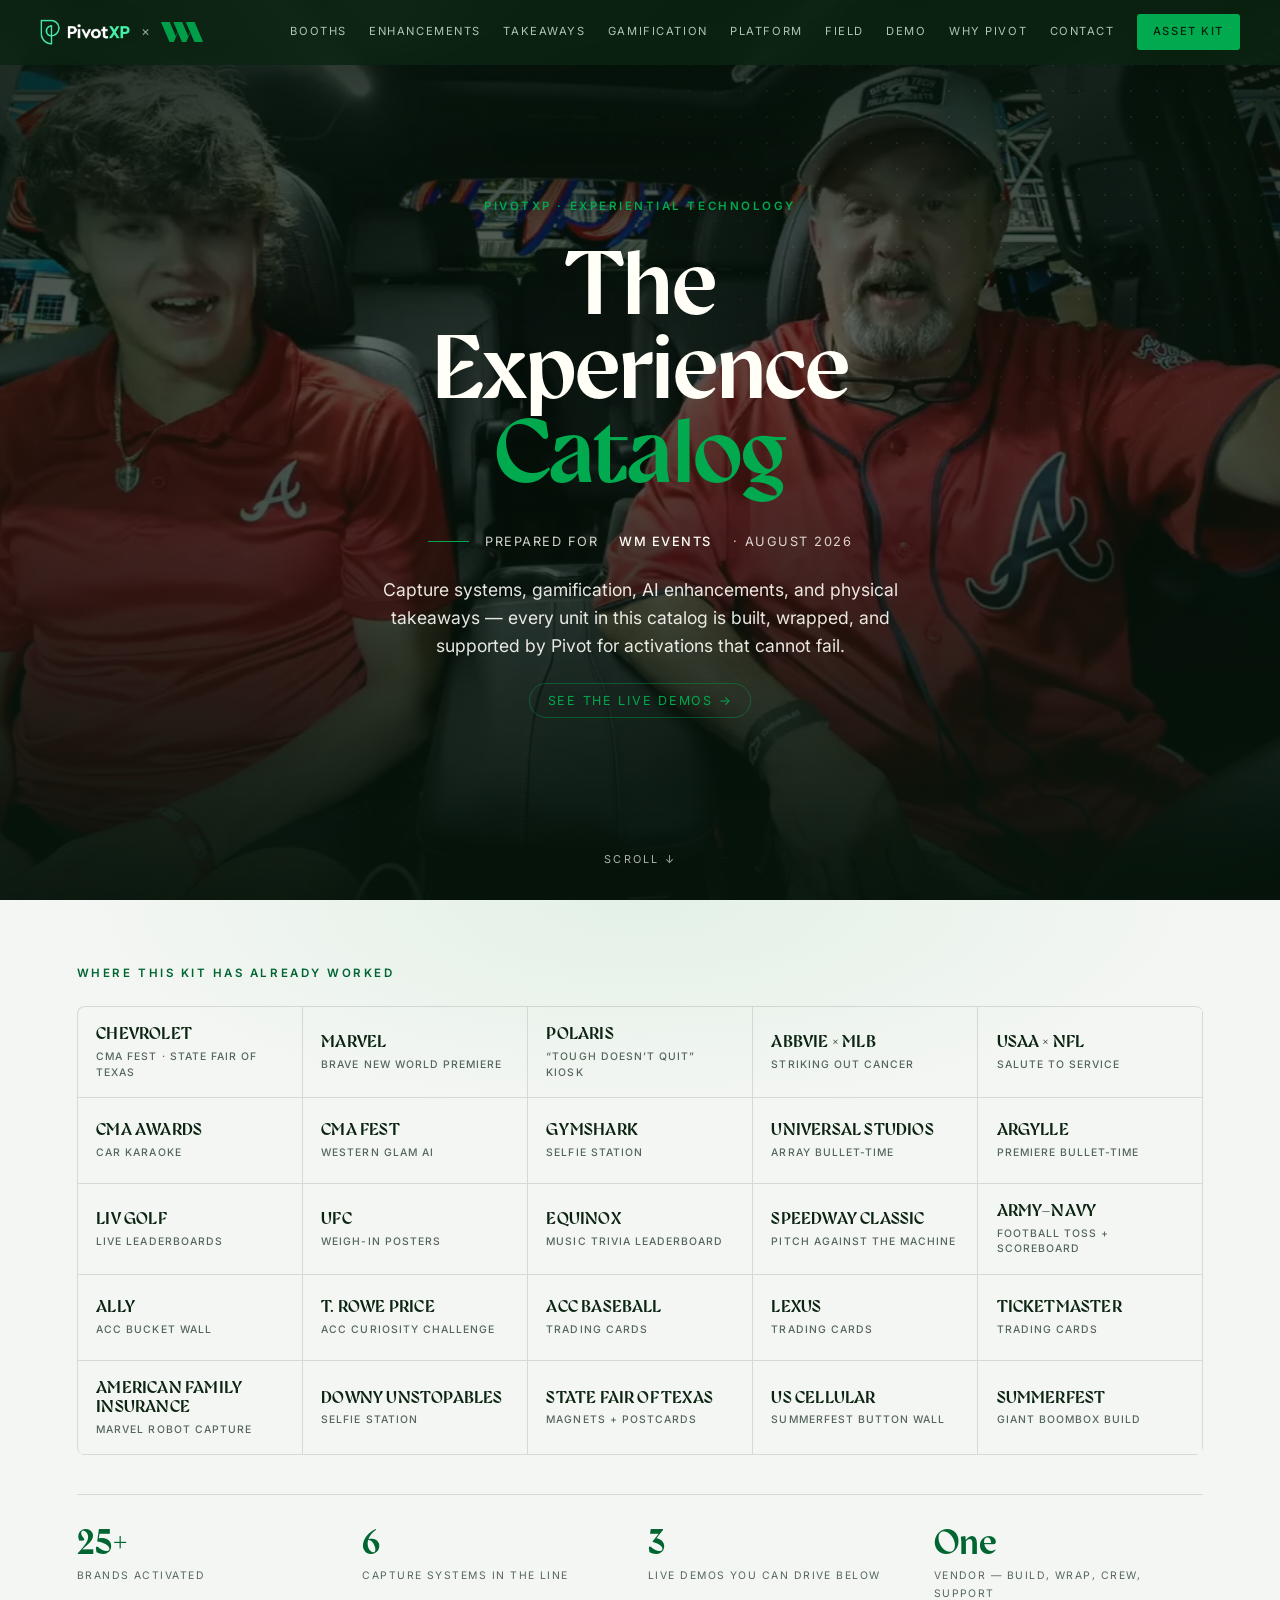
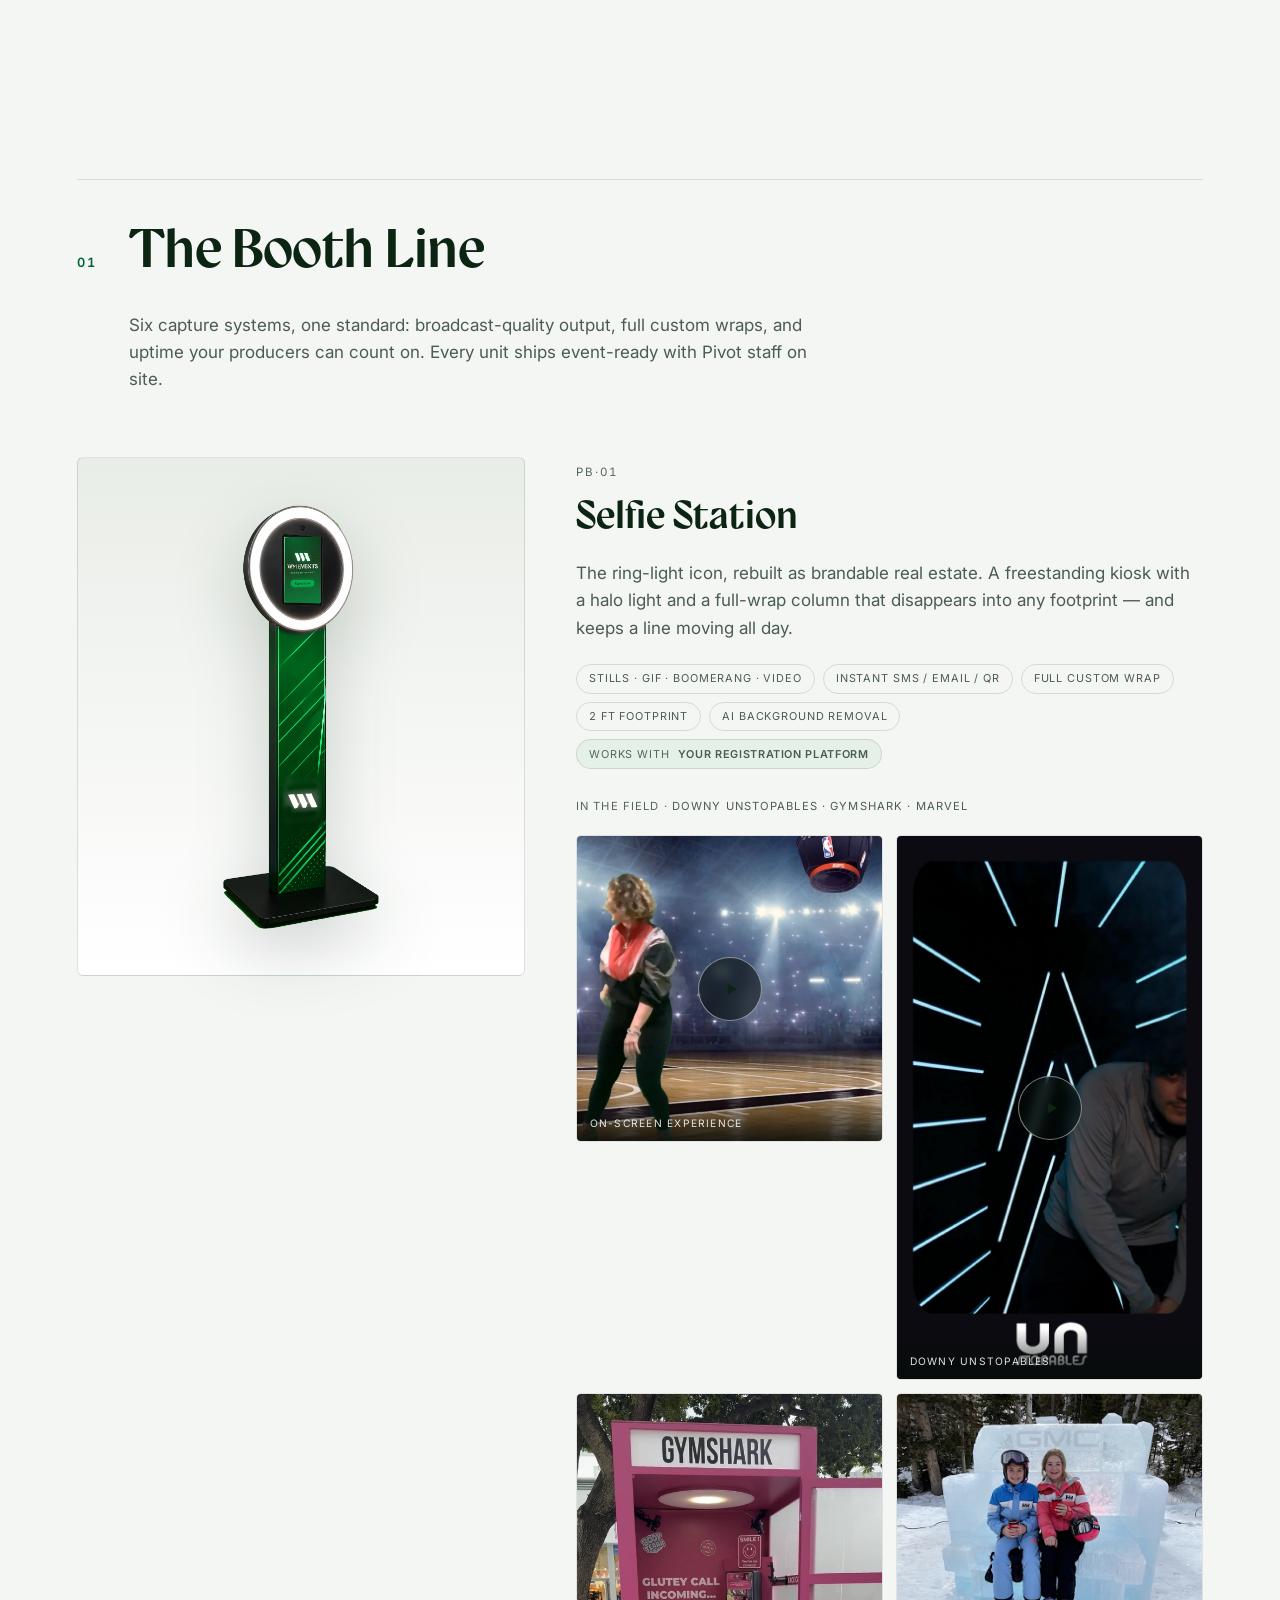
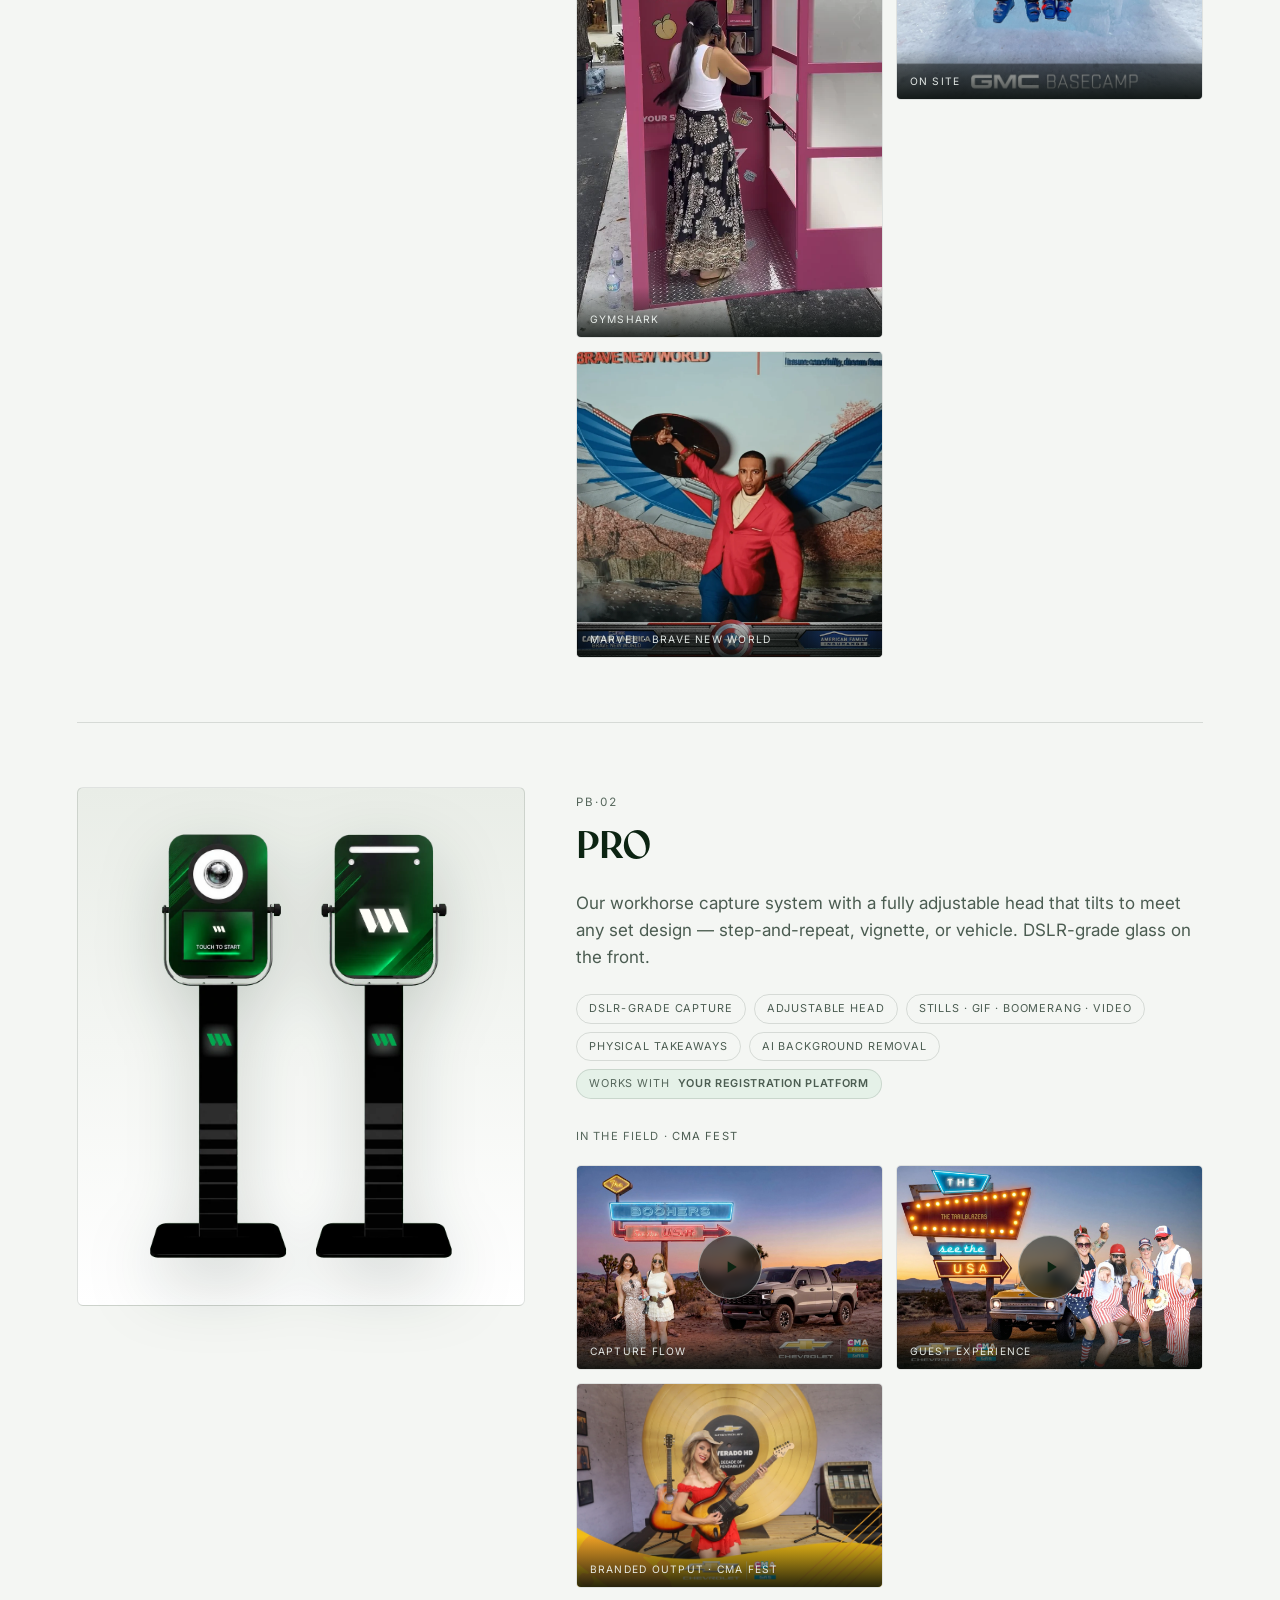
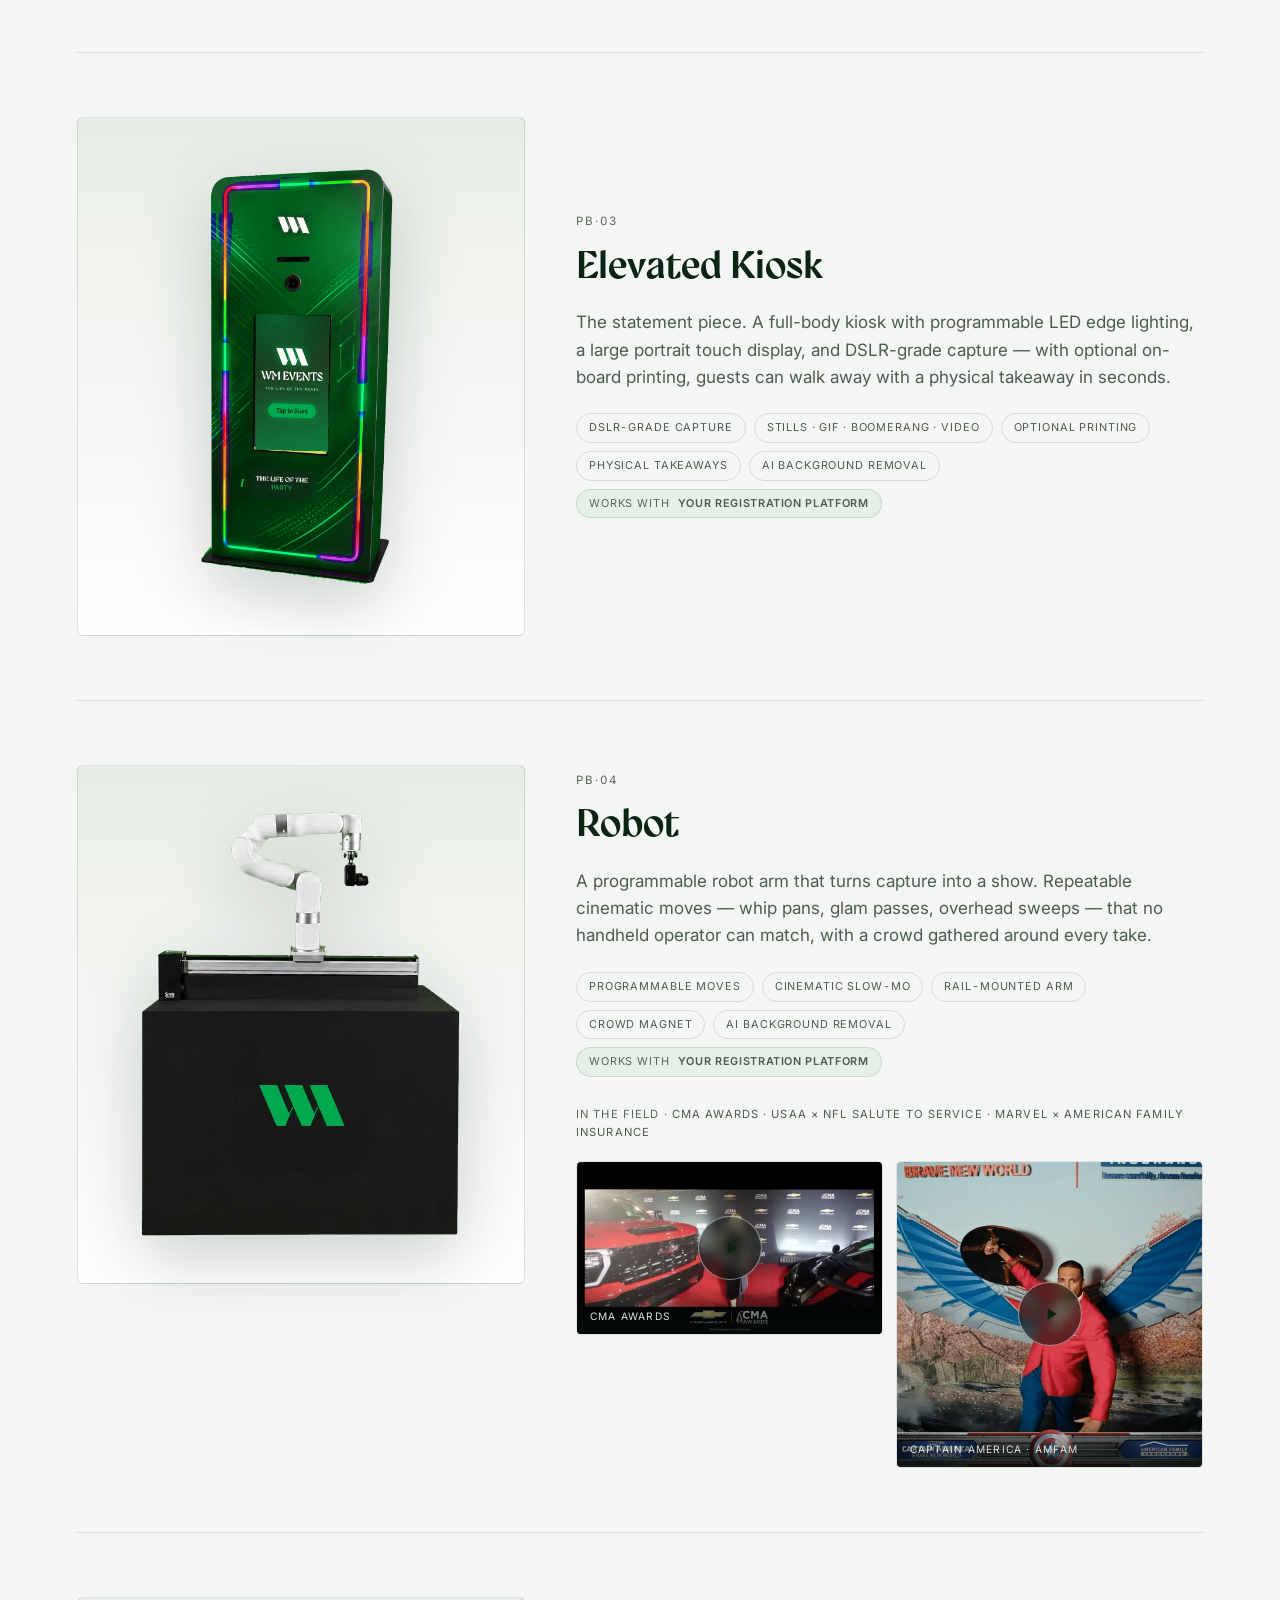
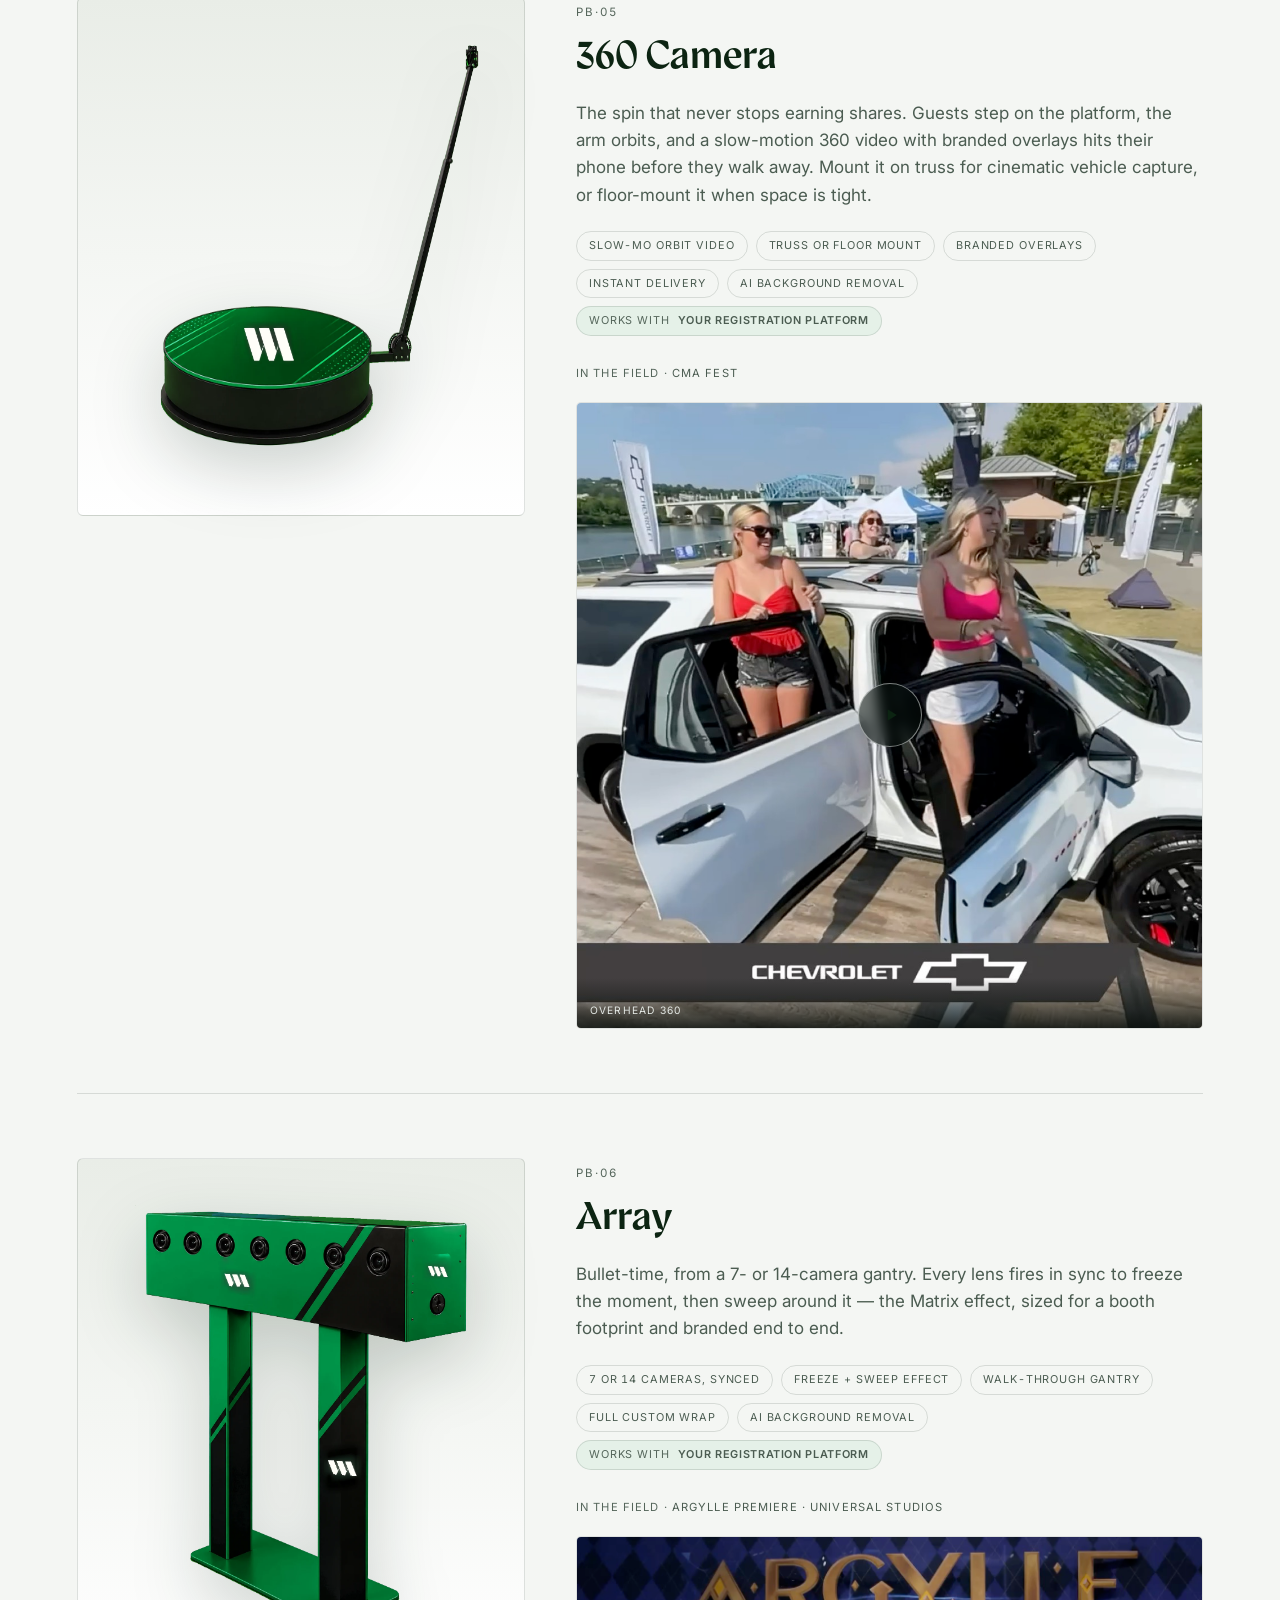
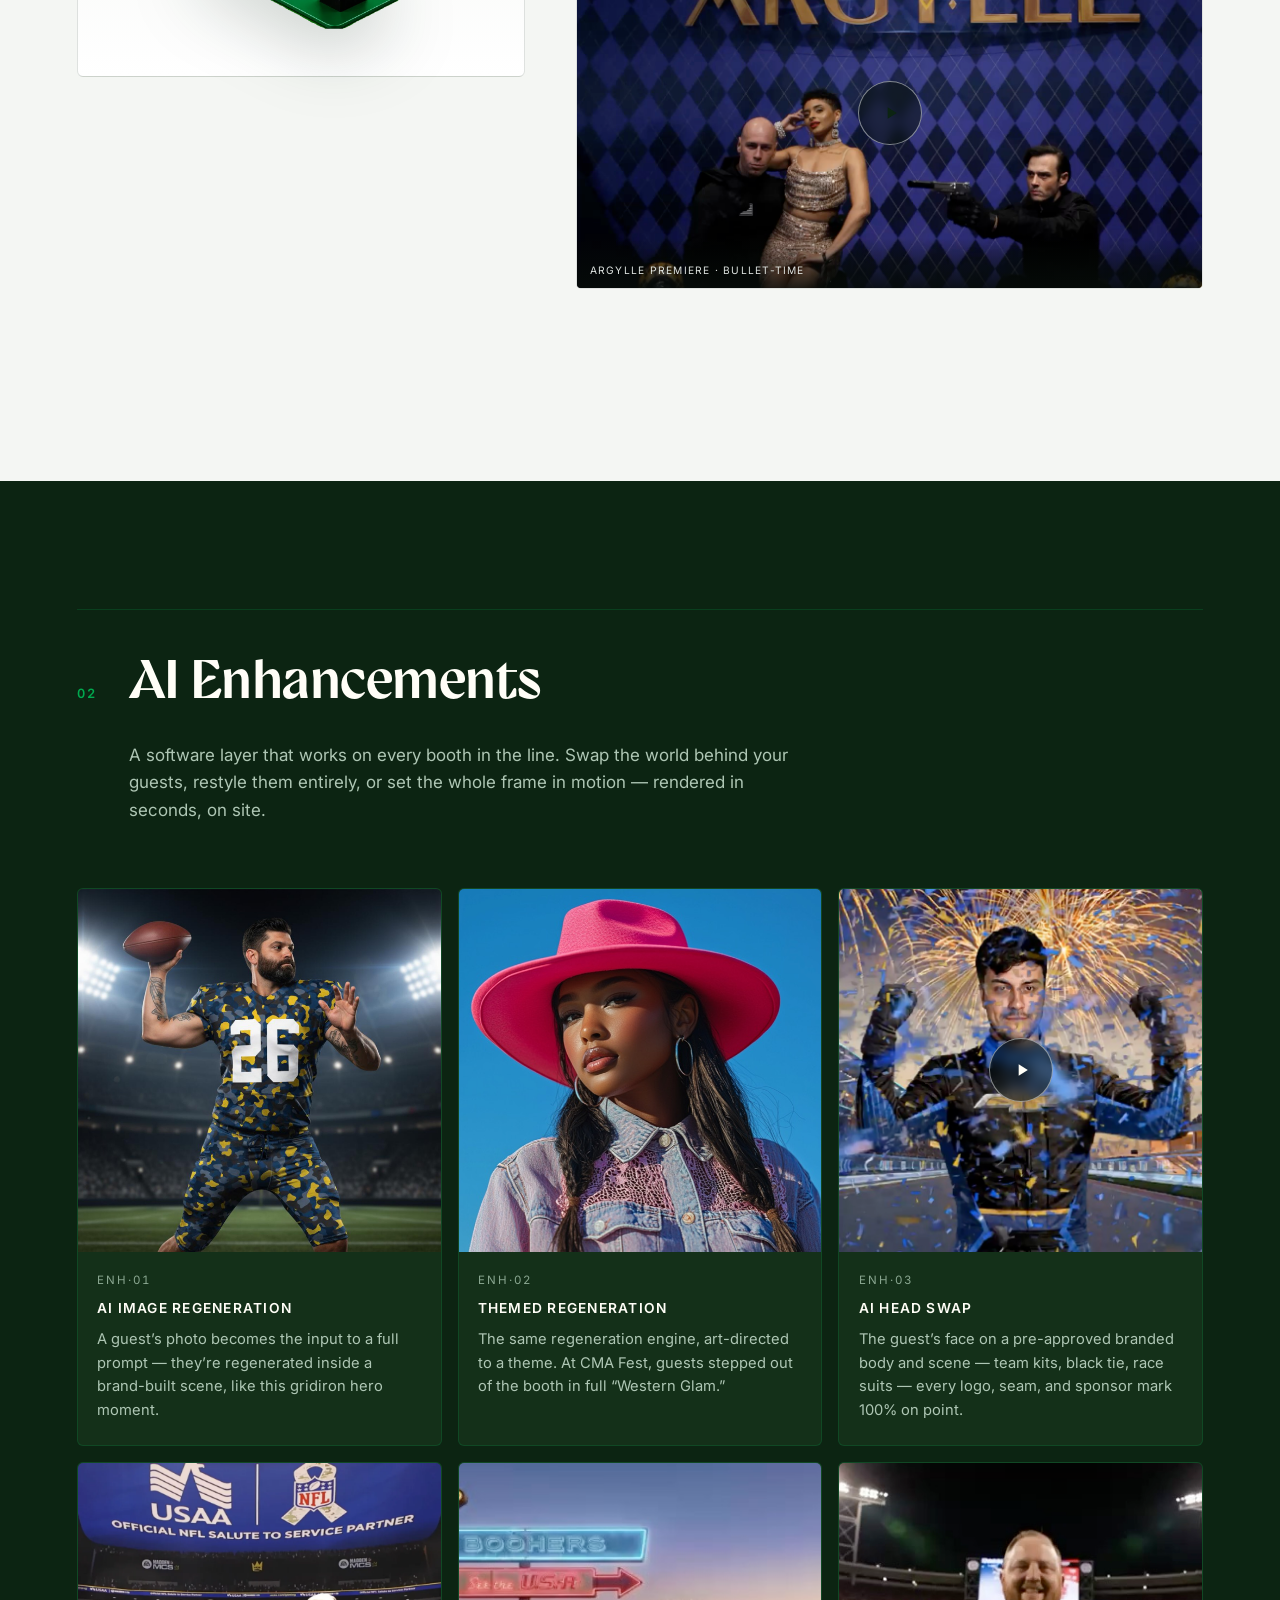
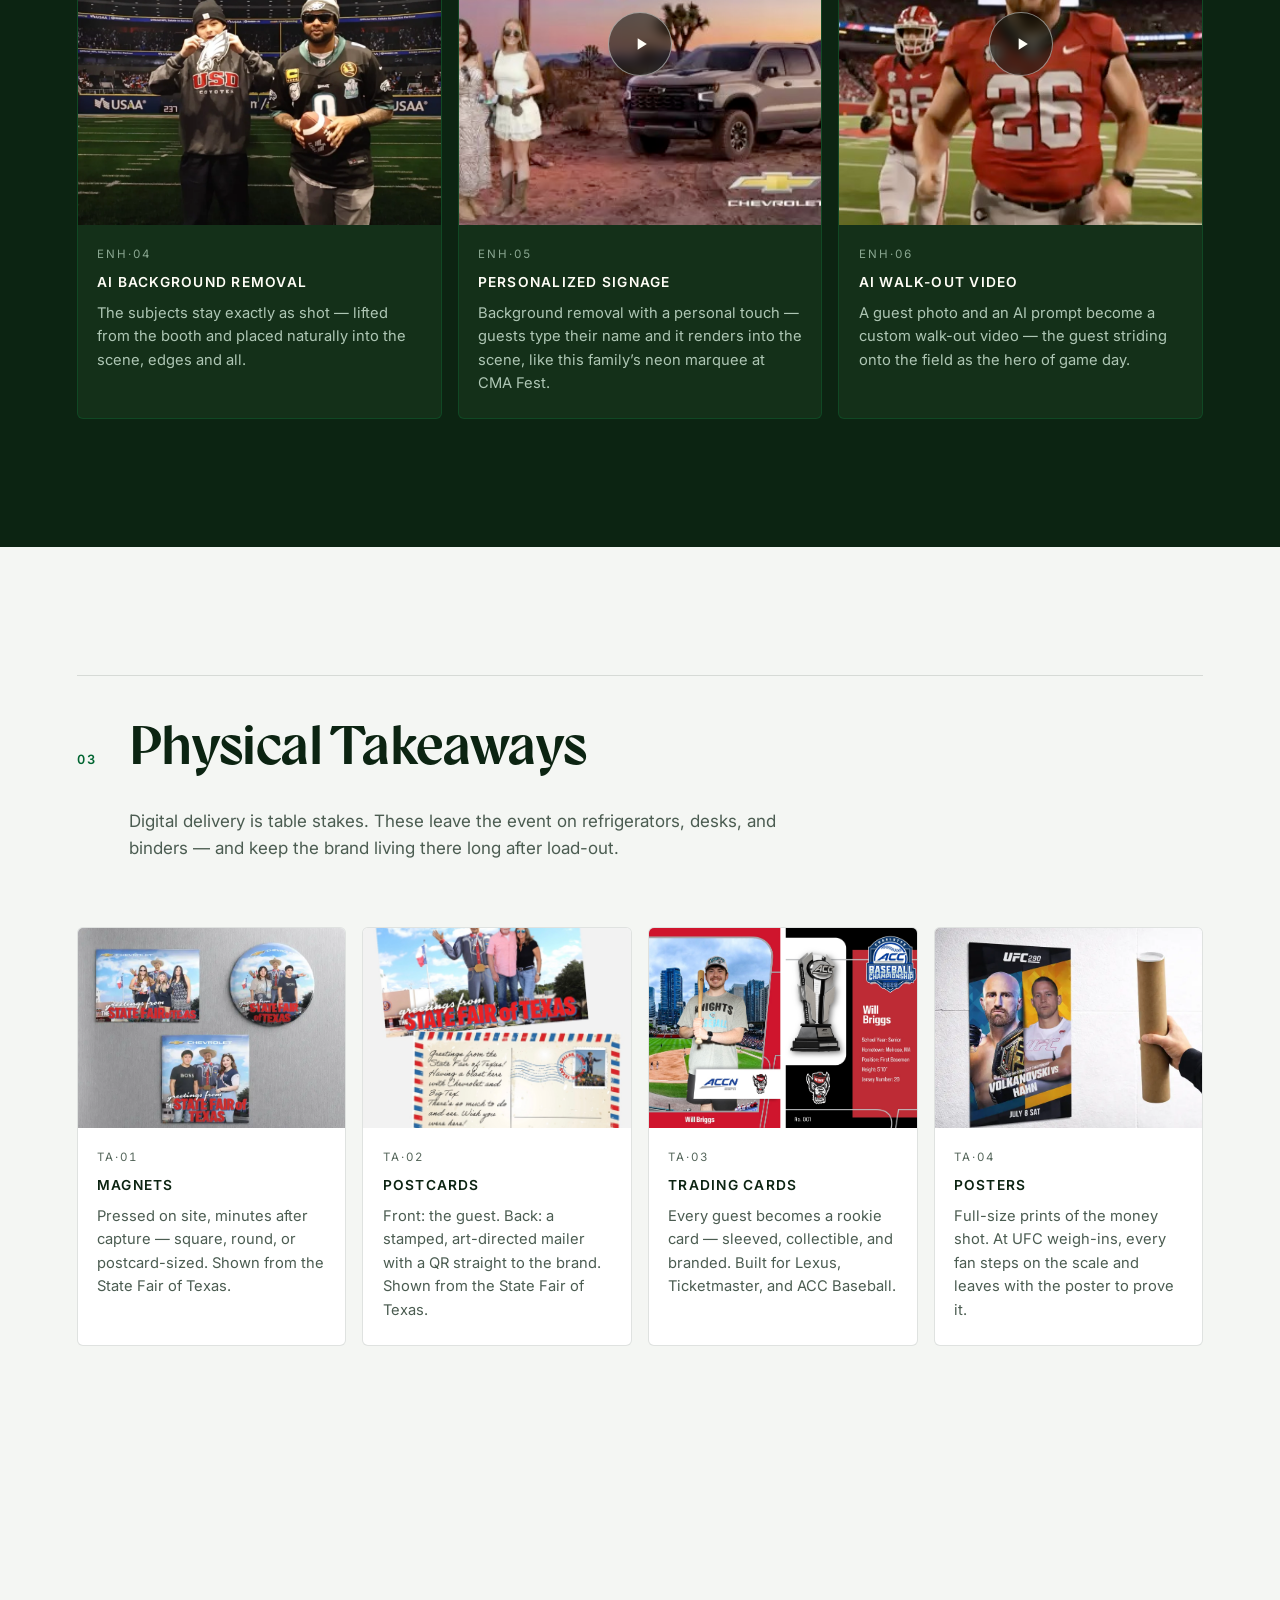
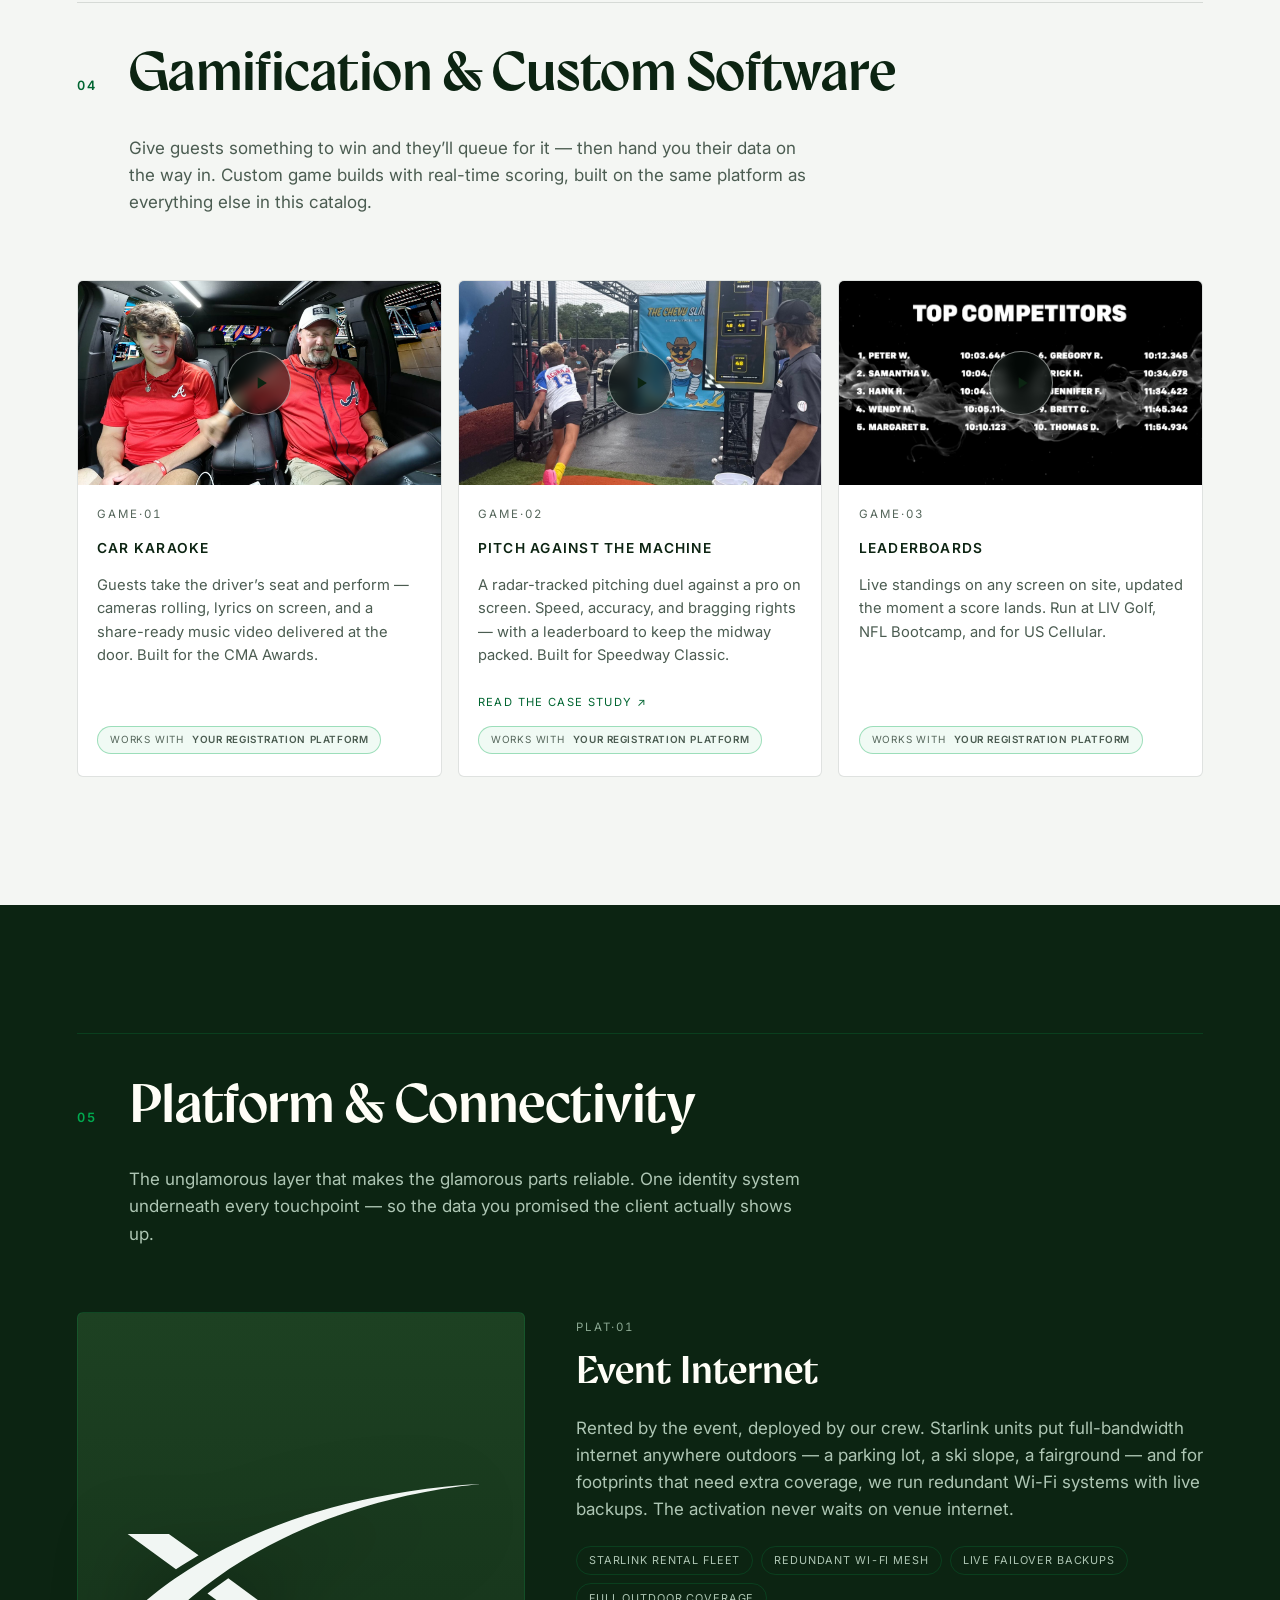
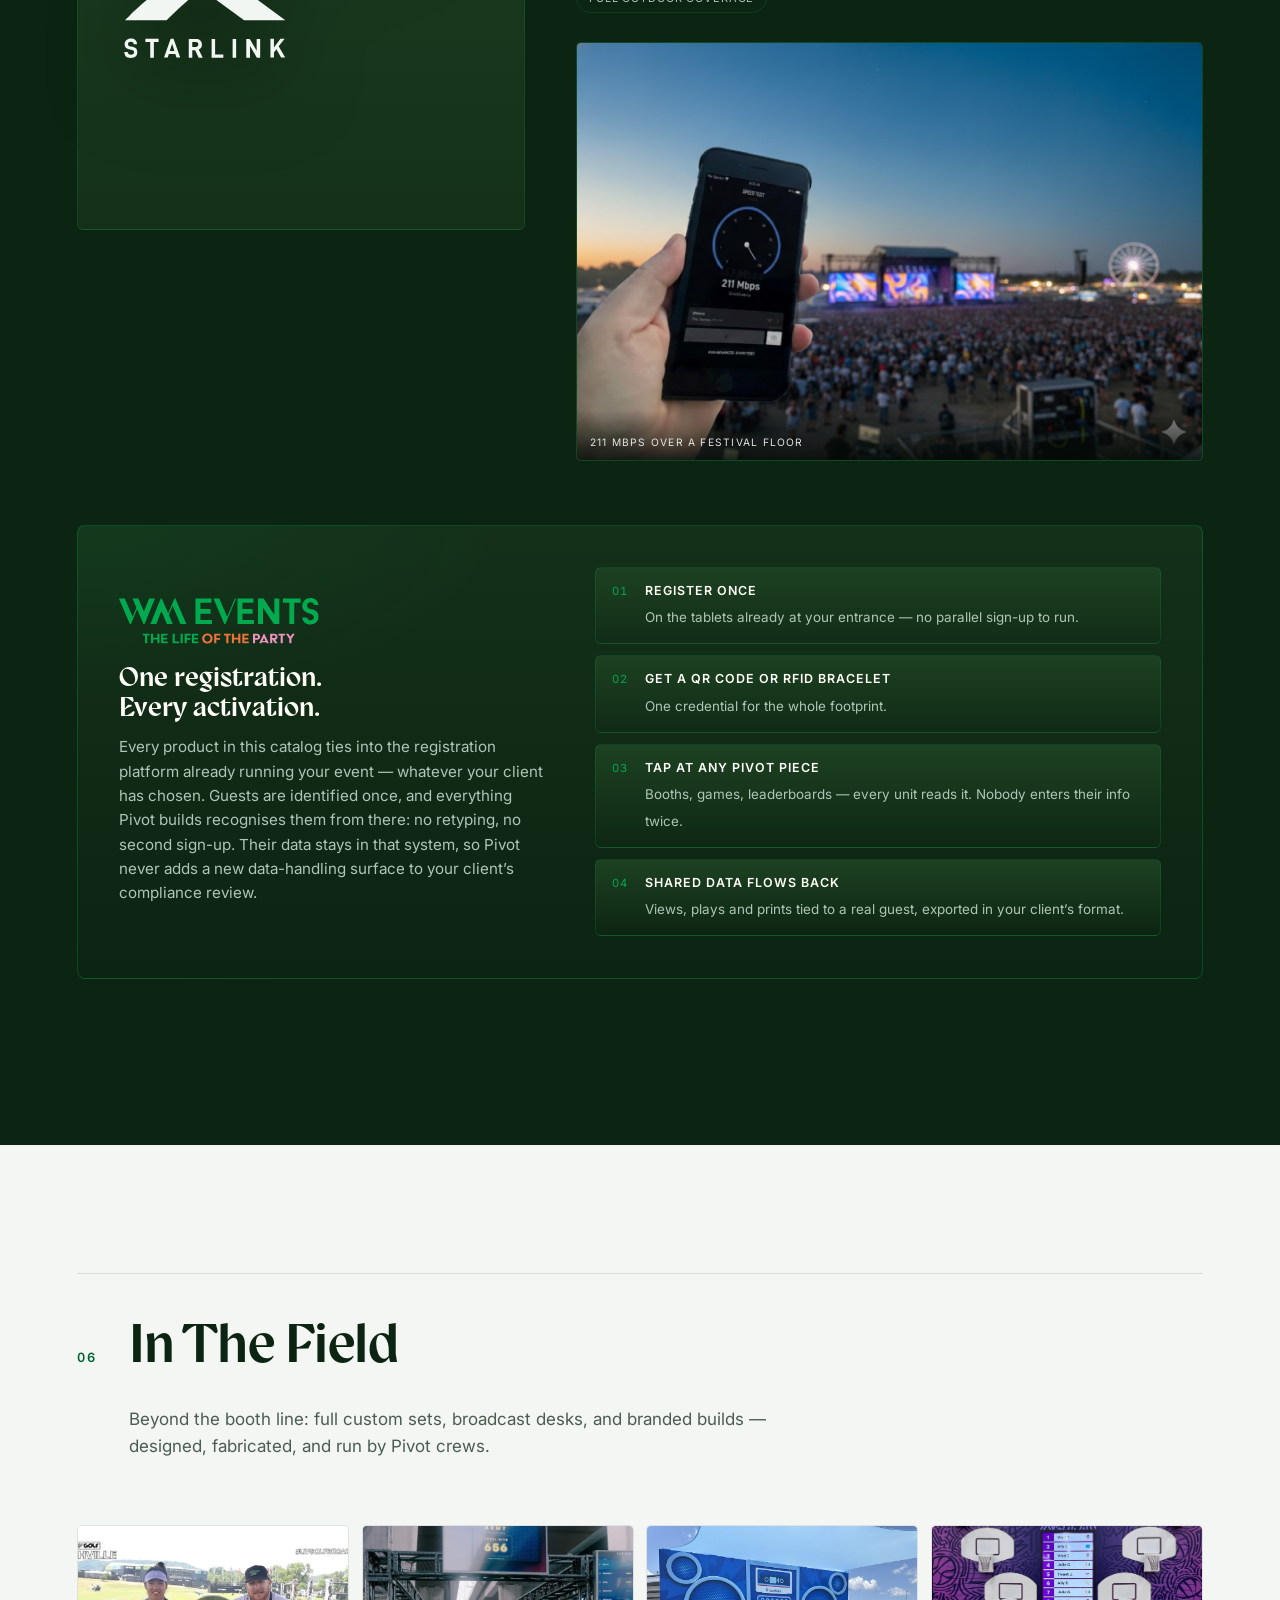
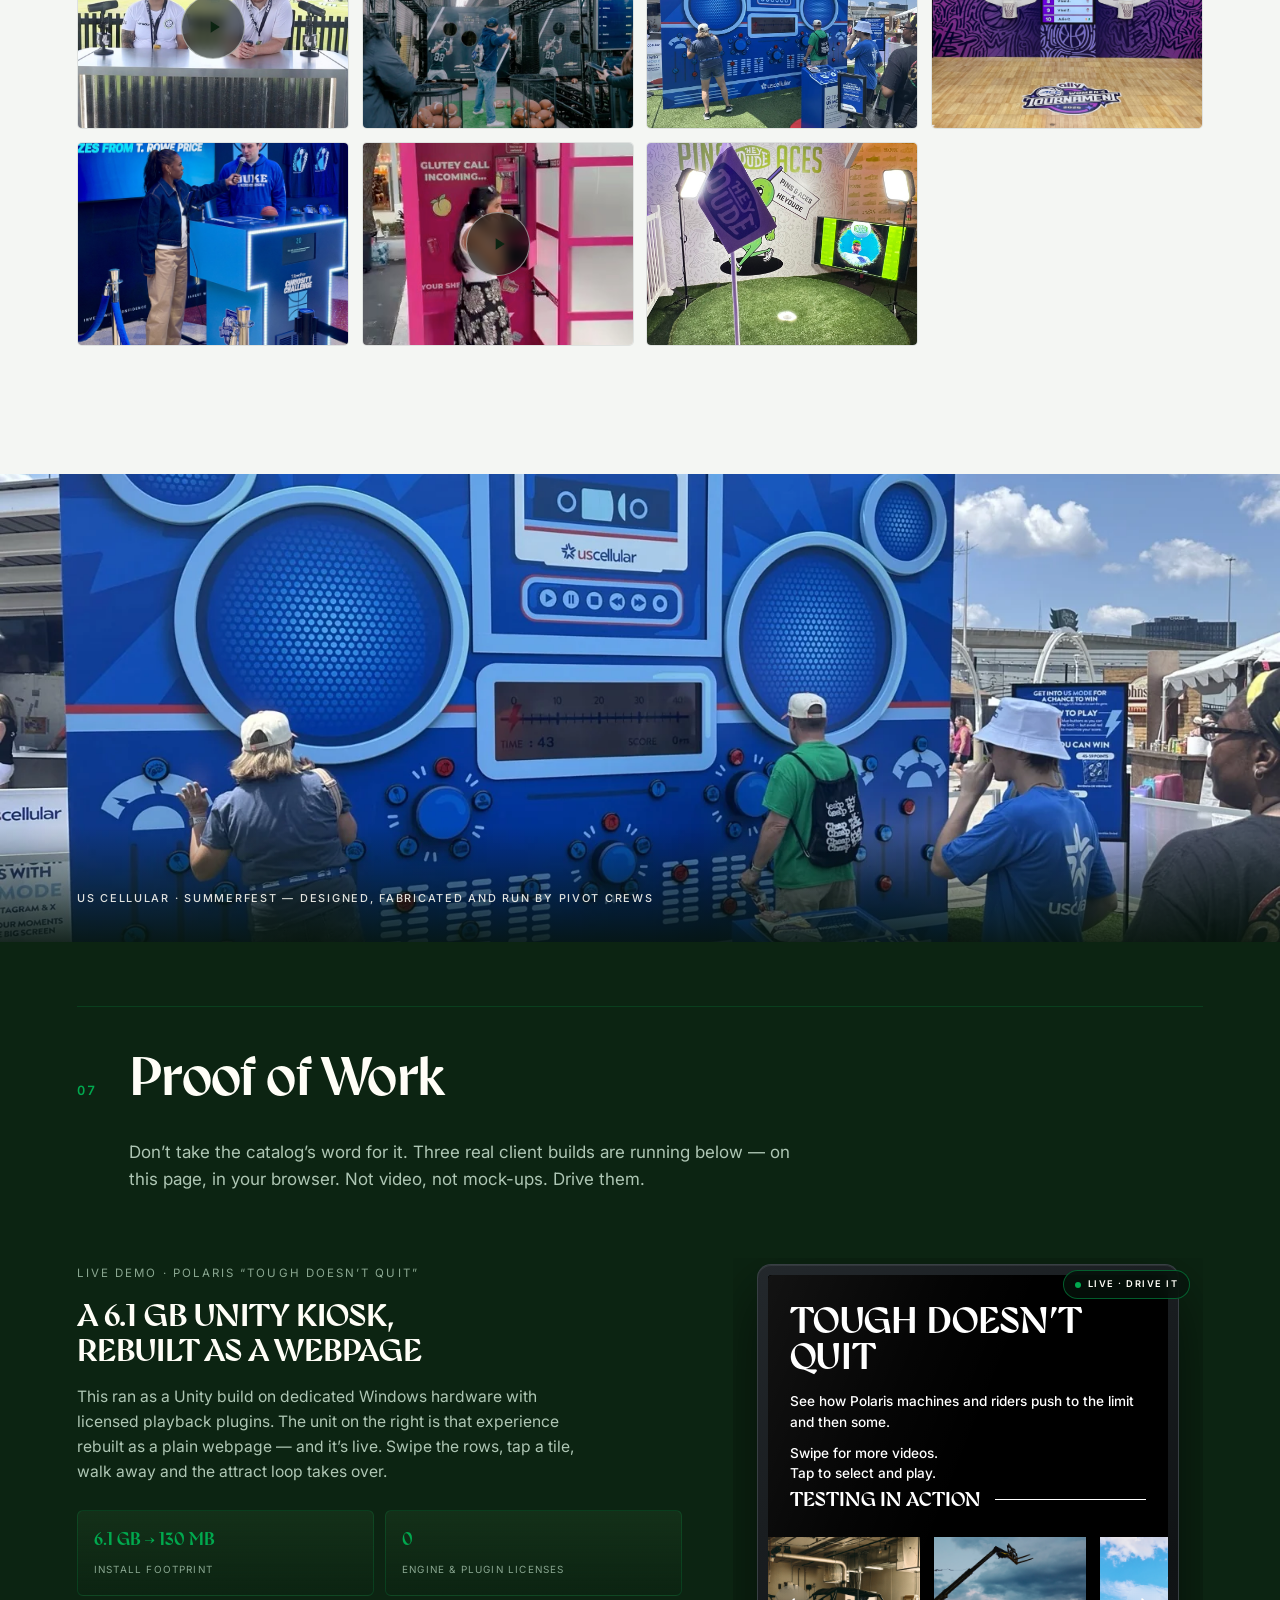
<file: index.html>
<!doctype html>
<html lang="en">
<head>
<meta charset="utf-8">
<meta name="viewport" content="width=device-width, initial-scale=1">
<meta name="robots" content="noindex, nofollow">
<title>Pivot × WM Events — The Experience Catalog</title>
<meta name="description" content="PivotXP experiential product catalog, prepared for WM Events.">
<meta property="og:title" content="Pivot × WM Events — The Experience Catalog">
<meta property="og:description" content="Capture systems, gamification, AI enhancements, and physical takeaways — with three live demos you can drive in the browser.">
<!-- og:image must be absolute for scrapers. It points at the copy that actually holds
     the current card; the original repo still has the old one. Update this single line
     if this build is merged back to pivotxp/wm-events-catalog.
     Regenerate the card itself with: node tools/make-og.mjs -->
<meta property="og:image" content="https://kpscriptz.github.io/wm-events-catalog-v2/assets/img/og-cover.jpg?v=5">
<meta property="og:image:width" content="1200">
<meta property="og:image:height" content="630">
<meta property="og:image:alt" content="Pivot × WM Events — The Experience Catalog">
<!-- no og:url on purpose: scrapers fall back to the URL actually shared, so the
     preview card can never send someone to a different build than the link. -->
<meta property="og:type" content="website">
<meta name="twitter:card" content="summary_large_image">
<meta name="theme-color" content="#0C2412">
<meta name="color-scheme" content="dark">
<link rel="preload" as="image" href="assets/img/hero-poster.webp" fetchpriority="high">
<link rel="preconnect" href="https://fonts.googleapis.com">
<link rel="preconnect" href="https://fonts.gstatic.com" crossorigin>
<link rel="stylesheet" href="https://fonts.googleapis.com/css2?family=Inter:wght@400..700&amp;display=swap">
<link rel="icon" href="data:image/svg+xml,%3Csvg xmlns='http://www.w3.org/2000/svg' viewBox='0 0 100 100'%3E%3Ccircle cx='50' cy='50' r='42' fill='none' stroke='%2301A94F' stroke-width='10'/%3E%3C/svg%3E">
<style>
@font-face{font-family:Gyst;src:url(assets/fonts/Gyst-Bold.otf) format('opentype');font-weight:700;font-display:swap}
@font-face{font-family:Gyst;src:url(assets/fonts/Gyst-Medium.otf) format('opentype');font-weight:500;font-display:swap}
@font-face{font-family:Gyst;src:url(assets/fonts/Gyst-Light.otf) format('opentype');font-weight:300;font-display:swap}
:root{
  --bg:#0C2412; --surface:#143019; --raise:#1D4122; --line:rgba(1,169,79,.20);
  --ink:#FFFEF7; --muted:#AEC6B4; --dim:#8AA791;
  --mint:#01A94F; --mint-deep:#016531; --mint-ink:#06210F;--mint-lt:#5FDD9A;--gold:#CFB888;
  --mint-hi:#12C76B;
  /* --mint fills (buttons, rules, glows) and --accent colours text. They differ on
     light bands: #01A94F on white is only 3.09:1 and fails AA for body text, so the
     accent darkens while the fill stays vivid. */
  --accent:#01A94F; --err:#FF7A7A;
  --shadow-art:drop-shadow(0 30px 40px rgba(0,0,0,.5));
  --disp:"Gyst",Georgia,serif; --body:"Inter",system-ui,-apple-system,"Segoe UI",Helvetica,Arial,sans-serif; --mono:"Inter",system-ui,-apple-system,"Segoe UI",Helvetica,Arial,sans-serif;
  --nav-h:66px;
  /* one motion vocabulary for the whole page: a long, decelerating curve that
     settles rather than stops, and a shorter one for direct interactions */
  --ease:cubic-bezier(.16,1,.3,1);
  --ease-soft:cubic-bezier(.4,0,.2,1);
}
*{margin:0;padding:0;box-sizing:border-box}
/* Anchor jumps used to bury the section heading under the fixed nav.
   scroll-padding clears the nav; the negative scroll-margin on <section> cancels the
   section's own decorative top padding, so a heading lands just below the bar instead
   of a screenful of empty space. Both track --nav-h, which grows when the nav wraps. */
html{scroll-behavior:smooth;scroll-padding-top:calc(var(--nav-h) + .5rem)}
section{scroll-margin-top:calc(-1 * clamp(4.5rem,10vw,9rem))}
@media(max-width:900px){:root{--nav-h:104px}}
body{background:var(--bg);color:var(--ink);font-family:var(--body);font-size:17px;line-height:1.6;-webkit-font-smoothing:antialiased}
img,video{max-width:100%;display:block}
a{color:var(--accent);text-decoration:none}
a:focus-visible,button:focus-visible,[tabindex]:focus-visible{outline:2px solid var(--mint);outline-offset:3px}
::selection{background:var(--mint);color:var(--mint-ink)}
.skip{position:absolute;left:-9999px;top:0;z-index:200;background:var(--mint);color:var(--mint-ink);
  font-family:var(--mono);font-size:.75rem;letter-spacing:.12em;text-transform:uppercase;padding:.8rem 1.2rem;border-radius:0 0 4px 0}
.skip:focus{left:0}

/* ---------- light / dark bands ----------
   The page alternates grounds instead of committing to one. Almost every component
   already reads from tokens, so a band only has to redefine the token set and the
   cards, rules, pills and forms inside it follow. Colour comes from the artwork —
   the chrome stays close to monochrome. */
.band-light{
  --bg:#F4F6F3; --surface:#FFFFFF; --raise:#E9EDE7;
  --line:rgba(12,36,18,.13);
  /* --dim carries 10-12px uppercase labels (.kicker, .seen, stat captions), so it
     has to clear 4.5:1 at that size, not just look grey enough. #6A7B70 measured
     4.13:1 here; this is 5.6:1. */
  --ink:#0C2412; --muted:#4B5C51; --dim:#55665B;
  --accent:#016531;            /* 7.1:1 on this ground */
  --err:#A3231B;
  --mint-lt:#016531;
  --shadow-art:drop-shadow(0 24px 34px rgba(12,36,18,.20));
  background:var(--bg);color:var(--ink)
}
.band-dark{
  --bg:#0C2412; --surface:#143019; --raise:#1D4122;
  --line:rgba(1,169,79,.20);
  --ink:#FFFEF7; --muted:#AEC6B4; --dim:#8AA791;
  --accent:#01A94F; --mint-lt:#5FDD9A; --err:#FF7A7A;
  --shadow-art:drop-shadow(0 30px 40px rgba(0,0,0,.5));
  background:var(--bg);color:var(--ink)
}
/* device bezels and the media caption scrim sit over artwork, so they stay dark on
   both grounds and are deliberately not tokenised */

/* ---------- type ---------- */
h1,h2,h3{font-family:var(--disp);text-wrap:balance}
/* lining, equal-width figures so the section numerals, stat values and unit codes
   sit on a consistent vertical rhythm instead of jittering per glyph */
.sec-head .num,.cred-stats b,.pg-stats .s b,.ib-flow .step i,.kicker,.cta-band a,
.specs span,.cred-stats i{font-variant-numeric:tabular-nums lining-nums}
.eyebrow{font-family:var(--mono);font-weight:600;font-size:.72rem;letter-spacing:.22em;text-transform:uppercase;color:var(--accent)}
.kicker{font-family:var(--mono);font-size:.72rem;letter-spacing:.18em;text-transform:uppercase;color:var(--dim)}

/* ---------- nav ---------- */
.nav{position:fixed;inset:0 0 auto 0;z-index:50;display:flex;align-items:center;gap:1.5rem;padding:.9rem clamp(1.2rem,4vw,2.5rem);background:color-mix(in srgb,var(--bg) 82%,transparent);backdrop-filter:blur(14px);border-bottom:1px solid transparent;transition:border-color .3s}
.nav.scrolled{border-bottom-color:var(--line)}
.nav .brand{display:flex;align-items:center;gap:.7rem}
.nav img{height:26px;width:auto}
.brand .bx{font-family:var(--mono);font-size:.85rem;color:var(--dim)}
.brand img.jm{height:20px;width:auto;opacity:.92}
.nav-links{display:flex;gap:1.4rem;margin-left:auto;align-items:center}
/* nowrap globally: a two-word label breaking onto a second line silently grows the
   bar past --nav-h, which is what every anchor offset is measured against */
.nav-links a{position:relative;white-space:nowrap;font-family:var(--mono);font-size:.7rem;letter-spacing:.14em;text-transform:uppercase;color:var(--muted);transition:color .2s}
.nav-links a:hover{color:var(--ink)}
.nav-links a:not(.btn-kit)::after{content:"";position:absolute;left:0;right:0;bottom:-.45rem;height:1px;background:var(--mint);
  transform:scaleX(0);transform-origin:left;transition:transform .25s ease}
.nav-links a.active{color:var(--ink)}
.nav-links a.active::after{transform:scaleX(1)}
@media(prefers-reduced-motion:reduce){.nav-links a:not(.btn-kit)::after{transition:none}}
.btn-kit{background:var(--mint);color:var(--mint-ink)!important;padding:.55rem 1rem;border-radius:3px;font-weight:500}
.btn-kit:hover{background:var(--mint-hi);color:var(--mint-ink)!important}
@media(max-width:900px){
  .nav{flex-wrap:wrap;row-gap:.4rem;padding-bottom:.6rem}
  .nav-links{order:3;width:100%;margin-left:0;overflow-x:auto;scrollbar-width:none;gap:1.1rem;padding-bottom:.2rem}
  .nav-links::-webkit-scrollbar{display:none}
  .nav-links a{white-space:nowrap}
  .btn-kit{order:2;margin-left:auto}
}

/* ---------- cover ---------- */
/* centred stack: the left-aligned cover left roughly half the viewport empty on
   desktop, and a centred type stack over full-width artwork is the stronger open */
.cover{min-height:100svh;display:flex;flex-direction:column;justify-content:center;align-items:center;text-align:center;padding:clamp(5rem,10vh,8rem) clamp(1.2rem,6vw,5rem) 5rem;position:relative;overflow:hidden;background:
  radial-gradient(1200px 600px at 85% -10%,rgba(1,169,79,.10),transparent 60%),
  radial-gradient(900px 500px at -10% 110%,rgba(1,169,79,.06),transparent 60%),
  var(--bg)}
/* Full-bleed opening frame. The type-only cover read as a document title page;
   a real activation behind it — the build, the live board, a guest mid-throw —
   says what Pivot does before a word is read. */
.cover-media{position:absolute;inset:0;z-index:0;overflow:hidden}
.cover-media img,.cover-media video{width:100%;height:100%;object-fit:cover;object-position:50% 42%;
  transform:scale(1.06) translateY(calc(var(--drift,0) * .5));will-change:transform;
  /* the poster is the video's own first frame, so there is no flash when it starts */
  background:var(--bg)}
/* Scrim carries the contrast, so the headline never depends on what the photo is
   doing underneath it. Measured against the rendered pixels, not eyeballed. */
.cover-scrim{position:absolute;inset:0;z-index:1;pointer-events:none;background:
  linear-gradient(180deg,rgba(6,20,11,.80) 0%,rgba(6,20,11,.62) 34%,rgba(6,20,11,.72) 64%,rgba(6,20,11,.94) 100%),
  radial-gradient(120% 78% at 50% 45%,transparent 12%,rgba(6,20,11,.55) 78%)}
/* lift the hero copy above the scrim — but skip .scroll-cue, which is already
   absolutely positioned against the cover and carries its own z-index. Forcing
   position:relative on it dropped it into the flex flow, on top of the CTA. */
.cover>*:not(.cover-media):not(.cover-scrim):not(.scroll-cue){position:relative;z-index:2}
/* --drift is set from the scroll pass so the dot field trails the page slightly */
.cover::after{content:"";position:absolute;inset:0;z-index:1;background-image:radial-gradient(rgba(174,198,180,.10) 1px,transparent 1px);background-size:26px 26px;background-position:0 var(--drift,0);mask-image:radial-gradient(700px 500px at 80% 20%,#000 20%,transparent 75%);pointer-events:none;will-change:background-position}
.cover .scroll-cue{transition:opacity .4s var(--ease-soft)}
.cover .eyebrow{margin-bottom:1.6rem}
.cover h1{font-size:clamp(2.4rem,7vw,7rem);font-weight:700;line-height:.94;letter-spacing:-.02em;max-width:13ch;margin-inline:auto}
.cover h1 em{font-style:normal;color:var(--mint)}
.cover .prep{margin-top:2.4rem;display:flex;flex-wrap:wrap;align-items:center;justify-content:center;gap:.6rem 1rem;font-family:var(--mono);font-size:.8rem;letter-spacing:.12em;text-transform:uppercase;color:rgba(255,254,247,.82)}
.cover .prep b{color:var(--ink);font-weight:500}
.cover .prep::before{content:"";width:2.6rem;height:1px;background:var(--mint)}
.cover p.lede{margin-top:1.5rem;max-width:52ch;margin-inline:auto;color:rgba(255,254,247,.90);font-size:1.1rem}
.cover .demo-cue{margin-top:1.6rem}
.cover .demo-cue a{font-family:var(--mono);font-size:.78rem;letter-spacing:.14em;text-transform:uppercase;border:1px solid rgba(1,169,79,.4);border-radius:99px;padding:.55rem 1.1rem;transition:background .2s,border-color .2s}
.cover .demo-cue a:hover{background:rgba(1,169,79,.12);border-color:var(--mint)}
.cover .scroll-cue{position:absolute;z-index:2;bottom:2rem;left:0;right:0;text-align:center;font-family:var(--mono);font-size:.68rem;letter-spacing:.2em;text-transform:uppercase;color:rgba(255,254,247,.68);animation:cue 2.6s ease-in-out infinite}
@keyframes cue{50%{transform:translateY(6px);opacity:.5}}
@media(prefers-reduced-motion:reduce){.cover .scroll-cue{animation:none}}

/* ---------- section chrome ---------- */
section{padding:clamp(4.5rem,10vw,9rem) clamp(1.2rem,6vw,5rem)}
.sec-head{display:grid;grid-template-columns:auto 1fr;gap:1.2rem 2rem;align-items:baseline;border-top:1px solid var(--line);padding-top:1.6rem;margin-bottom:clamp(2.5rem,5vw,4rem)}
.sec-head .num{font-family:var(--mono);font-weight:600;font-size:.8rem;color:var(--accent);letter-spacing:.15em}
.sec-head h2{font-size:clamp(1.45rem,4.5vw,3.4rem);font-weight:700;letter-spacing:-.01em;overflow-wrap:anywhere}
.sec-head p{grid-column:2;max-width:62ch;color:var(--muted)}

/* ---------- product spreads ---------- */
.product{display:grid;grid-template-columns:minmax(0,5fr) minmax(0,7fr);gap:clamp(1.5rem,4vw,4rem);align-items:start;padding:clamp(2.5rem,5vw,4rem) 0;border-top:1px solid var(--line)}
.product:first-of-type{border-top:none;padding-top:0}
/* a spread with no field media has a short info column next to a full-height
   render; centring it beats leaving ~220px of dead space under the copy */
.product:not(:has(.media)){align-items:center}
.product .stage{background:linear-gradient(180deg,var(--raise),var(--surface));border:1px solid var(--line);border-radius:6px;padding:clamp(1.5rem,3vw,2.6rem);display:flex;align-items:center;justify-content:center;position:sticky;top:5.2rem}
.product .stage img{max-height:440px;width:auto;max-width:100%;filter:var(--shadow-art)}
.product .info .kicker{margin-bottom:.5rem}
.product h3{font-size:clamp(1.6rem,3.2vw,2.4rem);font-weight:700;margin-bottom:.9rem}
.product .desc{color:var(--muted);max-width:60ch;margin-bottom:1.4rem}
.specs{display:flex;flex-wrap:wrap;gap:.5rem;margin-bottom:1.8rem}
.specs span{font-family:var(--mono);font-size:.68rem;letter-spacing:.08em;text-transform:uppercase;color:var(--muted);border:1px solid var(--line);border-radius:99px;padding:.32rem .75rem}
.seen{font-family:var(--mono);font-size:.7rem;letter-spacing:.1em;text-transform:uppercase;color:var(--dim);margin-bottom:1.2rem}
.seen b{color:var(--muted);font-weight:400}
@media(max-width:960px){.product{grid-template-columns:1fr}.product .stage{position:static}.product .stage img{max-height:320px}}

/* ---------- media grids ---------- */
.media{display:grid;gap:.8rem;grid-template-columns:repeat(auto-fit,minmax(230px,1fr));align-items:start}
.media figure{position:relative;border-radius:5px;overflow:hidden;background:var(--surface);border:1px solid var(--line);cursor:zoom-in}
.media img,.media video{width:100%;height:auto}
/* posters load on approach, so give the video box a branded fill rather than
   letting an empty frame flash black against the page */
video{background:var(--raise)}

.media figcaption{position:absolute;inset:auto 0 0 0;padding:1.5rem .8rem .6rem;font-family:var(--mono);font-size:.64rem;letter-spacing:.12em;text-transform:uppercase;color:rgba(241,246,243,.92);background:linear-gradient(transparent,rgba(6,12,9,.85));pointer-events:none}
.vwrap{position:relative;cursor:pointer}
.vwrap .playbtn{position:absolute;inset:0;margin:auto;width:64px;height:64px;border-radius:50%;border:1px solid rgba(241,246,243,.5);background:rgba(6,15,11,.55);backdrop-filter:blur(6px);display:flex;align-items:center;justify-content:center;transition:transform .2s,background .2s;pointer-events:none}
.vwrap:hover .playbtn{transform:scale(1.08);background:rgba(1,169,79,.25)}
.playbtn svg{width:20px;height:20px;fill:var(--ink);margin-left:3px}

/* ---------- enhancement / takeaway cards ---------- */
.cards{display:grid;gap:1rem;grid-template-columns:repeat(auto-fit,minmax(260px,1fr));align-items:stretch}
.card{background:var(--surface);border:1px solid var(--line);border-radius:6px;overflow:hidden;display:flex;flex-direction:column}
.card .art{aspect-ratio:4/3;overflow:hidden;position:relative;background:var(--raise);cursor:zoom-in}
#gamification-cards .card .art{aspect-ratio:16/9}
/* Enhancement source art runs square, 2:3 portrait and 3:2 landscape. A single square
   crop keeps the grid even; object-position biases up so faces survive. Full frame is
   one click away in the lightbox. */
#enhancements .card .art{aspect-ratio:1/1}
/* six cards: hold them to three across so they read as 3×2 rather than 4+2,
   and the artwork gets the extra width it deserves */
@media(min-width:1080px){#enhancements .cards{grid-template-columns:repeat(3,1fr)}}
.card .art img,.card .art video{width:100%;height:100%;object-fit:cover}
#enhancements .card .art img,#enhancements .card .art video{object-position:center 30%}
.card .txt{padding:1.2rem 1.2rem 1.4rem}
/* Gyst is a display face — it earns its keep at h1/h2/h3 sizes and gets muddy at
   ~1rem uppercase. Small headings run in the UI grotesk with real tracking. */
.card h3{font-family:var(--body);font-weight:600;text-transform:uppercase;font-size:.86rem;letter-spacing:.09em;margin-bottom:.55rem;color:var(--ink)}
.card p{color:var(--muted);font-size:.92rem}
.card .kicker{display:block;margin-bottom:.5rem}
.card a.case{display:inline-block;margin-top:.7rem;font-family:var(--mono);font-size:.7rem;letter-spacing:.12em;text-transform:uppercase}
.card a.case::after{content:" ↗"}

/* ---------- platform ---------- */
.plat{display:grid;gap:1rem;grid-template-columns:repeat(auto-fit,minmax(240px,1fr))}
.plat .p{border:1px solid var(--line);border-radius:6px;padding:1.5rem;background:linear-gradient(180deg,var(--surface),transparent)}
.plat .p svg{width:26px;height:26px;stroke:var(--accent);fill:none;stroke-width:1.5;margin-bottom:1rem}
.plat h3{font-family:var(--body);font-weight:600;text-transform:uppercase;font-size:.84rem;letter-spacing:.09em;margin-bottom:.6rem}
.plat p{color:var(--muted);font-size:.9rem}

/* ---------- asset kit band ---------- */
.kit{margin:0 clamp(1.2rem,6vw,5rem);border:1px solid var(--mint-deep);border-radius:8px;background:
  radial-gradient(600px 300px at 90% 0%,rgba(1,169,79,.14),transparent 60%),var(--surface);
  padding:clamp(2rem,5vw,3.5rem);display:grid;grid-template-columns:1fr auto;gap:2rem;align-items:center}
.kit h2{font-size:clamp(1.5rem,3.4vw,2.4rem);font-weight:700;text-transform:uppercase;margin-bottom:.7rem}
.kit p{color:var(--muted);max-width:52ch}
.kit .actions{display:flex;flex-direction:column;gap:.7rem}
.kit .actions a{font-family:var(--mono);font-size:.78rem;letter-spacing:.1em;text-transform:uppercase;text-align:center;padding:.9rem 1.6rem;border-radius:4px}
.kit .actions .primary{background:var(--mint);color:var(--mint-ink);font-weight:500}
.kit .actions .primary:hover{background:var(--mint-hi)}
.kit .actions .ghost{border:1px solid var(--line);color:var(--muted)}
.kit .actions .ghost:hover{color:var(--ink);border-color:var(--muted)}
@media(max-width:800px){.kit{grid-template-columns:1fr}}

/* ---------- credibility band ---------- */
/* no bottom rule: the following .sec-head already draws one, and at this spacing
   the pair reads as a stray double line */
.cred{padding:clamp(2.6rem,5vw,4.2rem) clamp(1.2rem,6vw,5rem) clamp(2rem,4vw,3rem);
  background:radial-gradient(900px 340px at 50% 0%,rgba(1,169,79,.07),transparent 65%)}
.cred .eyebrow{margin-bottom:1.5rem}
/* client wall: a hairline grid reads as evidence, where an inline list of names
   read as a list. Borders live on the cells (right+bottom) with the container
   supplying top+left, rather than a gap over a coloured container — that trick
   paints the container colour through any empty cells in a short last row. */
.cred-wall{display:grid;grid-template-columns:repeat(auto-fit,minmax(200px,1fr));
  border-top:1px solid var(--line);border-left:1px solid var(--line);
  border-radius:8px;overflow:hidden;margin-bottom:2.4rem}
/* 25 entries divide evenly only by five, so pin five across once there is room */
@media(min-width:1180px){.cred-wall{grid-template-columns:repeat(5,1fr)}}
.cred-wall>div{border-right:1px solid var(--line);border-bottom:1px solid var(--line);
  padding:1.05rem 1.15rem;display:flex;flex-direction:column;justify-content:center;
  min-height:5.4rem;transition:background .4s var(--ease-soft)}
.cred-wall>div:hover{background:var(--surface)}
.cred-wall b{font-family:var(--disp);font-weight:700;text-transform:uppercase;
  font-size:1.02rem;letter-spacing:.012em;line-height:1.18;color:var(--ink)}
.cred-wall span{margin-top:.34rem;font-family:var(--body);font-size:.65rem;font-weight:500;
  letter-spacing:.1em;text-transform:uppercase;color:var(--dim);line-height:1.5}
@media(max-width:560px){.cred-wall>div{min-height:0;padding:.9rem 1rem}}
.cred-stats{display:grid;grid-template-columns:repeat(auto-fit,minmax(170px,1fr));gap:1.4rem 1rem;
  border-top:1px solid var(--line);padding-top:1.9rem}
.cred-stats b{display:block;font-family:var(--disp);font-weight:700;font-size:clamp(1.5rem,2.8vw,2.2rem);
  color:var(--accent);line-height:1}
.cred-stats i{display:block;margin-top:.45rem;font-style:normal;font-family:var(--mono);font-size:.65rem;
  letter-spacing:.14em;text-transform:uppercase;color:var(--dim);line-height:1.7}

/* ---------- mid-page call to action ---------- */
/* the band sits between two sections, so their padding would otherwise stack into
   a ~200px dead gap; #why gives up its bottom padding to the band instead */
#why{padding-bottom:clamp(1.5rem,3vw,2.5rem)}
.cta-band{margin:0 clamp(1.2rem,6vw,5rem);padding:clamp(1.6rem,3.5vw,2.4rem) clamp(1.5rem,4vw,2.8rem);
  border:1px solid var(--mint-deep);border-radius:8px;display:flex;flex-wrap:wrap;gap:1.2rem 2rem;
  align-items:center;justify-content:space-between;background:linear-gradient(100deg,rgba(1,169,79,.10),transparent 70%),var(--surface)}
.cta-band p{font-family:var(--disp);font-weight:700;text-transform:uppercase;font-size:clamp(1.05rem,2vw,1.5rem);line-height:1.2}
.cta-band span{display:block;font-family:var(--body);font-weight:400;text-transform:none;font-size:.93rem;color:var(--muted);margin-top:.4rem;max-width:52ch}
.cta-band a{flex:none;font-family:var(--mono);font-size:.76rem;letter-spacing:.12em;text-transform:uppercase;
  background:var(--mint);color:var(--mint-ink);padding:.85rem 1.5rem;border-radius:4px;font-weight:500}
.cta-band a:hover{background:var(--mint-hi)}

.stage-logo{background:radial-gradient(420px 220px at 50% 42%,rgba(1,169,79,.10),transparent 70%),linear-gradient(180deg,var(--raise),var(--surface));min-height:300px}
.stage-logo img{width:min(340px,70%);max-height:none;filter:drop-shadow(0 0 34px rgba(241,246,243,.18))}

/* ---------- full-bleed break ----------
   A cinematic pause between the field work and the live demos. Edge-to-edge,
   so it breaks the column rhythm the rest of the page keeps. */
.bleed{position:relative;margin:0;height:clamp(320px,52vh,620px);overflow:hidden;background:var(--raise)}
.bleed img{width:100%;height:100%;object-fit:cover;object-position:50% 46%;
  transform:scale(1.04);transition:transform 1.4s var(--ease)}
.js .bleed.in img{transform:none}
.bleed figcaption{position:absolute;inset:auto 0 0 0;z-index:2;
  padding:clamp(2rem,6vw,4rem) clamp(1.2rem,6vw,5rem) clamp(1.4rem,3vw,2.2rem);
  background:linear-gradient(transparent,rgba(6,20,11,.88));
  font-family:var(--mono);font-size:.68rem;font-weight:500;letter-spacing:.16em;
  text-transform:uppercase;color:rgba(255,254,247,.88)}
/* the break already supplies the breathing room, so the section after it does not
   need its full top padding as well */
.bleed + section{padding-top:clamp(2.5rem,5vw,4rem)}
@media(prefers-reduced-motion:reduce){.bleed img,.js .bleed.in img{transform:none;transition:none}}

/* ---------- live demo affordance ----------
   The units render as device mock-ups, so a reader scrolling past reasonably
   assumes they are screenshots. A pulsing tag anchored to each one says the
   opposite before the caption gets a chance to. */
.pg-unit,.duo-phone,.duo-board{position:relative}
.live-tag{position:absolute;top:.8rem;right:.8rem;z-index:3;display:inline-flex;align-items:center;gap:.45rem;
  font-family:var(--mono);font-size:.58rem;font-weight:600;letter-spacing:.16em;text-transform:uppercase;
  color:#FFFEF7;background:rgba(6,20,11,.74);backdrop-filter:blur(8px);
  border:1px solid rgba(1,169,79,.5);border-radius:99px;padding:.38rem .7rem;pointer-events:none}
.live-tag i{width:6px;height:6px;border-radius:50%;background:var(--mint);animation:livepulse 2.2s ease-out infinite}
@keyframes livepulse{
  0%{box-shadow:0 0 0 0 rgba(1,169,79,.6)}
  70%{box-shadow:0 0 0 7px rgba(1,169,79,0)}
  100%{box-shadow:0 0 0 0 rgba(1,169,79,0)}}

/* the strongest proof on the page deserves more than a text link */
.pc-cta{display:inline-flex;align-items:center;gap:.5rem;border:1px solid var(--line);border-radius:99px;
  padding:.62rem 1.15rem;transition:border-color .35s var(--ease-soft),background .35s var(--ease-soft),transform .4s var(--ease)}
.pc-cta:hover{border-color:var(--mint);background:rgba(1,169,79,.12);transform:translateY(-2px)}

@media(prefers-reduced-motion:reduce){
  .live-tag i{animation:none}
  .pc-cta:hover{transform:none}
}

/* ---------- proof of work ---------- */
.proof-grid{display:grid;grid-template-columns:minmax(300px,1fr) minmax(320px,470px);gap:clamp(2rem,4vw,4rem);align-items:start}
.pg-copy h3{font-family:var(--disp);font-weight:700;text-transform:uppercase;font-size:clamp(1.35rem,2.6vw,2rem);line-height:1.1;margin:.8rem 0 1rem}
.pg-copy>p{color:var(--muted);font-size:.98rem;max-width:50ch}
.pg-stats{display:grid;grid-template-columns:1fr 1fr;gap:.7rem;margin:1.6rem 0}
.pg-stats .s{border:1px solid var(--line);border-radius:6px;padding:.85rem 1rem;background:linear-gradient(180deg,var(--surface),transparent)}
.pg-stats .s b{display:block;font-family:var(--disp);font-weight:700;font-size:1.1rem;color:var(--accent);margin-bottom:.1rem}
.pg-stats .s span{font-family:var(--mono);font-size:.62rem;letter-spacing:.12em;text-transform:uppercase;color:var(--dim)}
.pc-cta{display:inline-block;font-family:var(--mono);font-size:.74rem;letter-spacing:.14em;text-transform:uppercase;color:var(--accent)}
/* the embeds set body{background:transparent} so they inherit the catalog's colour,
   but an iframe's own canvas still paints white underneath — which showed the Polaris
   demo as a bright rectangle on the dark page. Paint the frame itself instead. */
.pg-unit iframe{display:block;width:100%;aspect-ratio:100/170;border:none;overflow:hidden;background:var(--bg)}
/* the demos are loaded by script; with scripting off, hide the empty frames and
   offer the direct links instead of four blank boxes */
html:not(.js) .pg-unit iframe,html:not(.js) .phone,html:not(.js) .board{display:none}
.demo-fallback{padding:1.4rem;border:1px dashed var(--line);border-radius:6px;color:var(--muted);font-size:.92rem;text-align:center}
.pg-cap{margin-top:.4rem;font-family:var(--mono);font-size:.64rem;letter-spacing:.14em;text-transform:uppercase;color:var(--dim);text-align:center}
.proof-grid+.proof-grid{margin-top:clamp(3rem,6vw,5rem)}
.proof-grid.flip{grid-template-columns:minmax(320px,470px) minmax(300px,1fr)}
.proof-grid.flip .pg-copy{order:2}
@media(max-width:820px){.proof-grid,.proof-grid.flip{grid-template-columns:1fr}.proof-grid.flip .pg-copy{order:0}.pg-unit{max-width:440px;margin:0 auto;width:100%}}

.field-grid img,.field-grid video{aspect-ratio:4/3;height:100%;object-fit:cover}

/* ---------- InTouch integration ---------- */
.intouch{display:inline-flex;align-items:center;gap:.5rem;font-family:var(--mono);font-size:.62rem;letter-spacing:.08em;
  text-transform:uppercase;color:var(--accent);border:1px solid rgba(1,169,79,.35);border-radius:99px;padding:.32rem .75rem;
  background:rgba(1,169,79,.06)}
.intouch em{font-style:normal;color:var(--dim)}
.intouch b{font-weight:600;color:var(--muted);letter-spacing:.06em}
/* txt fills the remaining card height so the "works with" badge pins to the bottom
   and lines up across a row of otherwise uneven copy */
.cards .card .txt{display:flex;flex-direction:column;align-items:flex-start;flex:1}
.cards .card .txt .intouch{margin-top:auto;align-self:flex-start}
.cards .card .txt>:has(~.intouch){margin-bottom:.9rem}
.intouch-band{border:1px solid rgba(1,169,79,.3);border-radius:8px;margin-bottom:clamp(1.6rem,3vw,2.4rem);
  padding:clamp(1.5rem,3.5vw,2.6rem);display:grid;grid-template-columns:minmax(280px,1.05fr) 1.4fr;gap:clamp(1.5rem,4vw,3.5rem);align-items:center;
  background:radial-gradient(700px 300px at 0% 0%,rgba(1,169,79,.08),transparent 60%),linear-gradient(180deg,var(--surface),var(--bg))}
.intouch-band .ib-logo{height:46px;width:auto;margin-bottom:1.1rem}
.intouch-band h3{font-family:var(--disp);font-weight:700;font-size:clamp(1.2rem,2.2vw,1.7rem);line-height:1.12;margin-bottom:.8rem}
.intouch-band .ib-copy p{color:var(--muted);font-size:.95rem;max-width:48ch}
.ib-flow{display:grid;gap:.7rem}
.ib-flow .step{display:flex;gap:1rem;align-items:baseline;border:1px solid var(--line);border-radius:6px;padding:.8rem 1rem;background:linear-gradient(180deg,var(--raise),transparent)}
.ib-flow .step i{font-family:var(--mono);font-style:normal;font-size:.7rem;color:var(--accent);letter-spacing:.12em}
.ib-flow .step div b{display:block;font-family:var(--body);font-weight:600;text-transform:uppercase;font-size:.78rem;letter-spacing:.08em;margin-bottom:.15rem}
.ib-flow .step div span{color:var(--muted);font-size:.84rem}
@media(max-width:820px){.intouch-band{grid-template-columns:1fr}}

/* ---------- strikeout duo demo ---------- */
.duo-block{margin-top:clamp(3rem,6vw,5rem)}
.duo-head{display:grid;grid-template-columns:minmax(300px,1fr) minmax(280px,440px);gap:clamp(2rem,4vw,4rem);align-items:center;margin-bottom:clamp(1.6rem,3vw,2.5rem)}
.duo-head h3{font-family:var(--disp);font-weight:700;text-transform:uppercase;font-size:clamp(1.35rem,2.6vw,2rem);line-height:1.1;margin:.8rem 0 1rem}
.duo-head p{color:var(--muted);font-size:.98rem;max-width:56ch}
.duo-head b{color:var(--ink);font-weight:600}
.duo-head .pg-stats{margin:0}
/* the fan app is built for a 320px-wide phone; at the old 300px shell its inner
   viewport was 280px and the header's "Live Wall" pill was clipped off the edge */
.duo{display:grid;grid-template-columns:minmax(240px,340px) 1fr;gap:clamp(1.2rem,2.5vw,2.2rem);align-items:start}
.phone{border-radius:26px;padding:9px;background:linear-gradient(150deg,#23282c,#101315 60%,#181c1f);border:1px solid #383f44;
  box-shadow:inset 0 1px 0 rgba(255,255,255,.08),0 18px 50px rgba(0,0,0,.55)}
.phone iframe{display:block;width:100%;aspect-ratio:9/17.5;border:none;border-radius:18px;background:#000}
.board{border-radius:10px;padding:clamp(8px,1.2vw,13px);background:linear-gradient(150deg,#23282c,#101315 60%,#181c1f);border:1px solid #383f44;
  box-shadow:inset 0 1px 0 rgba(255,255,255,.08),0 18px 50px rgba(0,0,0,.55)}
.board iframe{display:block;width:100%;aspect-ratio:16/9;border:none;border-radius:4px;background:#000}
@media(max-width:820px){.duo-head{grid-template-columns:1fr}.duo{grid-template-columns:1fr}.duo-phone{max-width:340px;margin:0 auto;width:100%}}

/* ---------- lightbox ---------- */
#lightbox{position:fixed;inset:0;z-index:100;display:none;align-items:center;justify-content:center;flex-direction:column;gap:.9rem;
  background:rgba(4,8,6,.9);backdrop-filter:blur(10px);padding:clamp(1rem,4vw,3rem)}
#lightbox.open{display:flex}
#lightbox .lb-media{max-width:min(1100px,94vw);max-height:82vh;display:flex;align-items:center;justify-content:center}
#lightbox img,#lightbox video{max-width:100%;max-height:82vh;width:auto;height:auto;border-radius:6px;box-shadow:0 30px 90px rgba(0,0,0,.6)}
#lightbox .lb-cap{font-family:var(--mono);font-size:.7rem;letter-spacing:.14em;text-transform:uppercase;color:var(--muted)}
#lightbox .lb-close{position:absolute;top:1rem;right:1.2rem;width:44px;height:44px;border:1px solid var(--line);border-radius:50%;
  background:rgba(17,24,20,.8);color:var(--ink);font-size:1.15rem;line-height:1;cursor:pointer;display:flex;align-items:center;justify-content:center;transition:border-color .2s}
#lightbox .lb-close:hover{border-color:var(--mint)}

/* ---------- contact form ---------- */
.contact-form{max-width:760px;display:grid;gap:1rem}
.contact-form label{display:grid;gap:.35rem;font-family:var(--mono);font-size:.68rem;letter-spacing:.14em;text-transform:uppercase;color:var(--muted)}
.contact-form input,.contact-form textarea{font-family:var(--body);font-size:1rem;color:var(--ink);background:var(--surface);
  border:1px solid var(--line);border-radius:5px;padding:.7rem .85rem;transition:border-color .2s}
.contact-form input:focus,.contact-form textarea:focus{outline:none;border-color:var(--mint)}
.contact-form textarea{resize:vertical;min-height:7rem}
.cf-row{display:grid;gap:1rem;grid-template-columns:repeat(auto-fit,minmax(200px,1fr))}
.cf-actions{display:flex;align-items:center;gap:1.2rem;flex-wrap:wrap}
.cf-submit{font-family:var(--mono);font-size:.78rem;letter-spacing:.14em;text-transform:uppercase;color:var(--mint-ink);
  background:var(--mint);border:none;border-radius:4px;padding:.85rem 1.4rem;cursor:pointer;transition:background .2s}
.cf-submit:hover{background:var(--mint-hi)}
.cf-submit[disabled]{opacity:.55;cursor:default}
.cf-status{font-family:var(--mono);font-size:.72rem;letter-spacing:.1em;text-transform:uppercase;color:var(--muted)}
.cf-status.ok{color:var(--accent)}
.cf-status.err{color:var(--err)}
/* the fallback mail link has to be obviously clickable — it is the only route the
   lead has left when the POST is blocked */
.cf-status a{color:var(--err);text-decoration:underline;text-underline-offset:3px;font-weight:600}
.cf-status a:hover{color:var(--accent)}

/* ---------- footer ---------- */
footer{padding:4rem clamp(1.2rem,6vw,5rem) 3rem;display:flex;flex-wrap:wrap;gap:2rem;align-items:center;justify-content:space-between;border-top:1px solid var(--line);margin-top:clamp(4rem,8vw,6rem)}
footer img{height:24px;width:auto}
footer .fine{font-family:var(--mono);font-size:.68rem;letter-spacing:.12em;text-transform:uppercase;color:var(--dim)}
footer .fine a{color:var(--muted)}

/* ---------- reveal ----------
   Gated behind .js so the catalog is fully readable if scripting fails or is blocked
   — without this, an IntersectionObserver hiccup leaves the whole page at opacity:0. */
.reveal{opacity:1}
.js .reveal{opacity:0;transform:translateY(28px);
  transition:opacity .9s var(--ease),transform .9s var(--ease)}
.js .reveal.in{opacity:1;transform:none}

/* Staggered containers: the box itself never fades — its children arrive in
   sequence, which reads as deliberate rather than as one block switching on.
   --i is assigned per child in script. */
.js .reveal.stagger{opacity:1;transform:none}
.js .reveal.stagger>*{opacity:0;transform:translateY(26px);
  transition:opacity .85s var(--ease),transform .85s var(--ease);
  transition-delay:calc(var(--i,0)*65ms)}
.js .reveal.stagger.in>*{opacity:1;transform:none}
/* the roster is a long single line of names — a quicker cadence suits it */
.js .cred-wall.stagger>*{transform:translateY(12px);transition-delay:calc(var(--i,0)*22ms)}

/* artwork settles out of a slight push-in as its card arrives */
.js .reveal .art img,.js .reveal .art video,
.js .reveal figure img,.js .reveal figure video{
  transform:scale(1.05);transition:transform 1.2s var(--ease)}
.js .reveal.in .art img,.js .reveal.in .art video,
.js .reveal.in figure img,.js .reveal.in figure video{transform:none}

/* scroll progress — a hairline that fills as the catalog is read */
.progress{position:fixed;top:0;left:0;right:0;height:2px;z-index:60;
  background:linear-gradient(90deg,var(--mint-deep),var(--mint));
  transform:scaleX(var(--p,0));transform-origin:0 50%;
  will-change:transform;pointer-events:none}

/* interaction: a short lift, never a bounce */
.card,.plat .p{transition:transform .5s var(--ease),border-color .35s var(--ease-soft)}
.card:hover,.plat .p:hover{transform:translateY(-4px);border-color:rgba(1,169,79,.42)}
.cta-band a,.btn-kit,.kit .actions a{transition:transform .4s var(--ease),background .3s var(--ease-soft)}
.cta-band a:hover,.kit .actions .primary:hover{transform:translateY(-2px)}
.nav{transition:border-color .3s var(--ease-soft),box-shadow .4s var(--ease-soft)}
.nav.scrolled{box-shadow:0 12px 34px -22px rgba(0,0,0,.9)}

@media(prefers-reduced-motion:reduce){
  html{scroll-behavior:auto}
  .js .reveal,.js .reveal.stagger>*{opacity:1;transform:none;transition:none}
  .js .reveal .art img,.js .reveal .art video,
  .js .reveal figure img,.js .reveal figure video{transform:none;transition:none}
  .card:hover,.plat .p:hover,.cta-band a:hover,.kit .actions .primary:hover{transform:none}
  .progress{display:none}
}
</style>
</head>
<body class="band-light">
<script>document.documentElement.classList.add('js')</script>
<a class="skip" href="#main">Skip to catalog</a>
<div class="progress" id="progress" aria-hidden="true"></div>

<nav class="nav band-dark" id="nav" aria-label="Catalog sections">
  <a class="brand" href="#top"><img src="assets/img/pivot-logo.png" alt="PivotXP" width="2101" height="607"><span class="bx">×</span><img class="jm" src="assets/img/wmevents-mark.svg" alt="WM Events" width="150" height="72"></a>
  <div class="nav-links">
    <a href="#booths">Booths</a>
    <a href="#enhancements">Enhancements</a>
    <a href="#takeaways">Takeaways</a>
    <a href="#gamification">Gamification</a>
    <a href="#platform">Platform</a>
    <a href="#installs">Field</a>
    <a href="#proof">Demo</a>
    <a href="#why">Why Pivot</a>
    <a href="#contact">Contact</a>
    <a class="btn-kit" href="kit.html">Asset Kit</a>
  </div>
</nav>

<main id="main">
<header class="cover band-dark" id="top">
  <div class="cover-media">
    <video id="heroVid" class="cover-vid" muted loop playsinline preload="none" aria-hidden="true"
           poster="assets/img/hero-poster.webp" width="1280" height="720"></video>
  </div>
  <div class="cover-scrim"></div>
  <p class="eyebrow">PivotXP · Experiential Technology</p>
  <h1>The<br>Experience<br><em>Catalog</em></h1>
  <p class="prep">Prepared for <b>&nbsp;WM Events</b>&nbsp;· August 2026</p>
  <p class="lede">Capture systems, gamification, AI enhancements, and physical takeaways — every unit in this catalog is built, wrapped, and supported by Pivot for activations that cannot fail.</p>
  <p class="demo-cue"><a href="#proof">See the live demos →</a></p>
  <span class="scroll-cue">Scroll ↓</span>
</header>

<!-- ==================== CREDIBILITY BAND ====================
     Every name below already appears in a caption further down this page —
     this band just collects them into one moment, which is what a prospect
     actually scans for. Counts are provable from the catalog contents. -->
<div class="cred band-light" id="clients">
  <p class="eyebrow">Where this kit has already worked</p>
  <div class="cred-wall reveal stagger">
    <div><b>Chevrolet</b><span>CMA Fest · State Fair of Texas</span></div>
    <div><b>Marvel</b><span>Brave New World premiere</span></div>
    <div><b>Polaris</b><span>“Tough Doesn’t Quit” kiosk</span></div>
    <div><b>AbbVie × MLB</b><span>Striking Out Cancer</span></div>
    <div><b>USAA × NFL</b><span>Salute to Service</span></div>
    <div><b>CMA Awards</b><span>Car Karaoke</span></div>
    <div><b>CMA Fest</b><span>Western Glam AI</span></div>
    <div><b>Gymshark</b><span>Selfie Station</span></div>
    <div><b>Universal Studios</b><span>Array bullet-time</span></div>
    <div><b>Argylle</b><span>Premiere bullet-time</span></div>
    <div><b>LIV Golf</b><span>Live leaderboards</span></div>
    <div><b>UFC</b><span>Weigh-in posters</span></div>
    <div><b>Equinox</b><span>Music Trivia leaderboard</span></div>
    <div><b>Speedway Classic</b><span>Pitch Against the Machine</span></div>
    <div><b>Army–Navy</b><span>Football toss + scoreboard</span></div>
    <div><b>Ally</b><span>ACC bucket wall</span></div>
    <div><b>T. Rowe Price</b><span>ACC Curiosity Challenge</span></div>
    <div><b>ACC Baseball</b><span>Trading cards</span></div>
    <div><b>Lexus</b><span>Trading cards</span></div>
    <div><b>Ticketmaster</b><span>Trading cards</span></div>
    <div><b>American Family Insurance</b><span>Marvel robot capture</span></div>
    <div><b>Downy Unstopables</b><span>Selfie Station</span></div>
    <div><b>State Fair of Texas</b><span>Magnets + postcards</span></div>
    <div><b>US Cellular</b><span>Summerfest button wall</span></div>
    <div><b>Summerfest</b><span>Giant boombox build</span></div>
  </div>
  <div class="cred-stats reveal stagger">
    <div><b>25+</b><i>Brands activated</i></div>
    <div><b>6</b><i>Capture systems in the line</i></div>
    <div><b>3</b><i>Live demos you can drive below</i></div>
    <div><b>One</b><i>Vendor — build, wrap, crew, support</i></div>
  </div>
</div>

<!-- ==================== 01 BOOTHS ==================== -->
<section id="booths" class="band-light">
  <div class="sec-head reveal">
    <span class="num">01</span>
    <h2>The Booth Line</h2>
    <p>Six capture systems, one standard: broadcast-quality output, full custom wraps, and uptime your producers can count on. Every unit ships event-ready with Pivot staff on site.</p>
  </div>

  <!-- Selfie Station -->
  <article class="product reveal">
    <div class="stage"><img src="assets/img/render-lite.webp" alt="Selfie Station kiosk with halo ring light, shown in a WM Events custom wrap" loading="lazy" width="679" height="1734"></div>
    <div class="info">
      <span class="kicker">PB·01</span>
      <h3>Selfie Station</h3>
      <p class="desc">The ring-light icon, rebuilt as brandable real estate. A freestanding kiosk with a halo light and a full-wrap column that disappears into any footprint — and keeps a line moving all day.</p>
      <div class="specs"><span>Stills · GIF · Boomerang · Video</span><span>Instant SMS / Email / QR</span><span>Full custom wrap</span><span>2 ft footprint</span><span>AI background removal</span><span class="intouch"><em>works with</em><b>your registration platform</b></span></div>
      <p class="seen">In the field&nbsp;· <b>Downy Unstopables · Gymshark · Marvel</b></p>
      <div class="media">
        <figure class="vwrap"><video preload="none" data-poster="assets/poster/selfie-demo.jpg" src="assets/video/selfie-demo.mp4" playsinline width="1080" height="1080"></video><span class="playbtn"><svg viewBox="0 0 24 24"><path d="M8 5v14l11-7z"/></svg></span><figcaption>On-screen experience</figcaption></figure>
        <figure class="vwrap"><video preload="none" data-poster="assets/poster/selfie-unstopables.jpg" src="assets/video/selfie-unstopables.mp4" playsinline width="540" height="960"></video><span class="playbtn"><svg viewBox="0 0 24 24"><path d="M8 5v14l11-7z"/></svg></span><figcaption>Downy Unstopables</figcaption></figure>
        <figure><img src="assets/img/selfie-event-1.webp" alt="Guest at a branded Gymshark phone-booth activation" loading="lazy" width="562" height="1000"><figcaption>Gymshark</figcaption></figure>
        <figure><img src="assets/img/selfie-event-2.jpg" alt="Selfie Station activation on site" loading="lazy" width="1400" height="1400"><figcaption>On site</figcaption></figure>
        <figure><img src="assets/img/selfie-event-3.webp" alt="Guest photographed against a Marvel branded backdrop" loading="lazy" width="1000" height="1000"><figcaption>Marvel · Brave New World</figcaption></figure>
      </div>
    </div>
  </article>

  <!-- PRO -->
  <article class="product reveal">
    <div class="stage"><img src="assets/img/render-pro.webp" alt="PRO booth, front and back, with adjustable tilting head unit" loading="lazy" width="848" height="1174"></div>
    <div class="info">
      <span class="kicker">PB·02</span>
      <h3>PRO</h3>
      <p class="desc">Our workhorse capture system with a fully adjustable head that tilts to meet any set design — step-and-repeat, vignette, or vehicle. DSLR-grade glass on the front.</p>
      <div class="specs"><span>DSLR-grade capture</span><span>Adjustable head</span><span>Stills · GIF · Boomerang · Video</span><span>Physical takeaways</span><span>AI background removal</span><span class="intouch"><em>works with</em><b>your registration platform</b></span></div>
      <p class="seen">In the field&nbsp;· <b>CMA Fest</b></p>
      <div class="media">
        <figure class="vwrap"><video preload="none" data-poster="assets/poster/pro-demo-1.jpg" src="assets/video/pro-demo-1.mp4" playsinline width="1920" height="1280"></video><span class="playbtn"><svg viewBox="0 0 24 24"><path d="M8 5v14l11-7z"/></svg></span><figcaption>Capture flow</figcaption></figure>
        <figure class="vwrap"><video preload="none" data-poster="assets/poster/pro-demo-2.jpg" src="assets/video/pro-demo-2.mp4" playsinline width="1920" height="1280"></video><span class="playbtn"><svg viewBox="0 0 24 24"><path d="M8 5v14l11-7z"/></svg></span><figcaption>Guest experience</figcaption></figure>
        <figure><img src="assets/img/pro-output.jpg" alt="Branded Chevrolet CMA Fest photo output of a guest with guitar in front of a gold record" loading="lazy" width="1400" height="933"><figcaption>Branded output · CMA Fest</figcaption></figure>
      </div>
    </div>
  </article>

  <!-- Elevated Kiosk -->
  <article class="product reveal">
    <div class="stage"><img src="assets/img/render-kiosk.webp" alt="Elevated Kiosk with LED edge lighting, large touch screen, and integrated printer" loading="lazy" width="1142" height="1504"></div>
    <div class="info">
      <span class="kicker">PB·03</span>
      <h3>Elevated Kiosk</h3>
      <p class="desc">The statement piece. A full-body kiosk with programmable LED edge lighting, a large portrait touch display, and DSLR-grade capture — with optional on-board printing, guests can walk away with a physical takeaway in seconds.</p>
      <div class="specs"><span>DSLR-grade capture</span><span>Stills · GIF · Boomerang · Video</span><span>Optional printing</span><span>Physical takeaways</span><span>AI background removal</span><span class="intouch"><em>works with</em><b>your registration platform</b></span></div>
    </div>
  </article>

  <!-- Robot -->
  <article class="product reveal">
    <div class="stage"><img src="assets/img/render-robot.webp" alt="Robotic camera arm mounted on a rail atop a branded base cabinet" loading="lazy" width="637" height="837"></div>
    <div class="info">
      <span class="kicker">PB·04</span>
      <h3>Robot</h3>
      <p class="desc">A programmable robot arm that turns capture into a show. Repeatable cinematic moves — whip pans, glam passes, overhead sweeps — that no handheld operator can match, with a crowd gathered around every take.</p>
      <div class="specs"><span>Programmable moves</span><span>Cinematic slow-mo</span><span>Rail-mounted arm</span><span>Crowd magnet</span><span>AI background removal</span><span class="intouch"><em>works with</em><b>your registration platform</b></span></div>
      <p class="seen">In the field&nbsp;· <b>CMA Awards · USAA × NFL Salute to Service · Marvel × American Family Insurance</b></p>
      <div class="media">
        <figure class="vwrap"><video preload="none" data-poster="assets/poster/robot-cma.jpg" src="assets/video/robot-cma.mp4" playsinline width="568" height="320"></video><span class="playbtn"><svg viewBox="0 0 24 24"><path d="M8 5v14l11-7z"/></svg></span><figcaption>CMA Awards</figcaption></figure>
        <figure class="vwrap"><video preload="none" data-poster="assets/poster/robot-marvel.jpg" src="assets/video/robot-marvel.mp4" playsinline width="960" height="960"></video><span class="playbtn"><svg viewBox="0 0 24 24"><path d="M8 5v14l11-7z"/></svg></span><figcaption>Captain America · AmFam</figcaption></figure>
      </div>
    </div>
  </article>

  <!-- 360 -->
  <article class="product reveal">
    <div class="stage"><img src="assets/img/render-360.webp" alt="360 camera platform with rotating boom arm, shown in a WM Events wrap" loading="lazy" width="1338" height="1160"></div>
    <div class="info">
      <span class="kicker">PB·05</span>
      <h3>360 Camera</h3>
      <p class="desc">The spin that never stops earning shares. Guests step on the platform, the arm orbits, and a slow-motion 360 video with branded overlays hits their phone before they walk away. Mount it on truss for cinematic vehicle capture, or floor-mount it when space is tight.</p>
      <div class="specs"><span>Slow-mo orbit video</span><span>Truss or floor mount</span><span>Branded overlays</span><span>Instant delivery</span><span>AI background removal</span><span class="intouch"><em>works with</em><b>your registration platform</b></span></div>
      <p class="seen">In the field&nbsp;· <b>CMA Fest</b></p>
      <div class="media">
        <figure class="vwrap"><video preload="none" data-poster="assets/poster/360-overhead.jpg" src="assets/video/360-overhead.mp4" playsinline width="1080" height="1080"></video><span class="playbtn"><svg viewBox="0 0 24 24"><path d="M8 5v14l11-7z"/></svg></span><figcaption>Overhead 360</figcaption></figure>
      </div>
    </div>
  </article>

  <!-- Array -->
  <article class="product reveal">
    <div class="stage"><img src="assets/img/render-array.webp" alt="Array multi-camera gantry with seven camera lenses across the top beam" loading="lazy" width="1150" height="1453"></div>
    <div class="info">
      <span class="kicker">PB·06</span>
      <h3>Array</h3>
      <p class="desc">Bullet-time, from a 7- or 14-camera gantry. Every lens fires in sync to freeze the moment, then sweep around it — the Matrix effect, sized for a booth footprint and branded end to end.</p>
      <div class="specs"><span>7 or 14 cameras, synced</span><span>Freeze + sweep effect</span><span>Walk-through gantry</span><span>Full custom wrap</span><span>AI background removal</span><span class="intouch"><em>works with</em><b>your registration platform</b></span></div>
      <p class="seen">In the field&nbsp;· <b>Argylle premiere · Universal Studios</b></p>
      <div class="media">
        <figure class="vwrap"><video preload="none" data-poster="assets/poster/array-demo.jpg?v=2" src="assets/video/array-demo.mp4?v=2" playsinline width="568" height="320"></video><span class="playbtn"><svg viewBox="0 0 24 24"><path d="M8 5v14l11-7z"/></svg></span><figcaption>Argylle premiere · bullet-time</figcaption></figure>
      </div>
    </div>
  </article>
</section>

<!-- ==================== 02 ENHANCEMENTS ==================== -->
<section id="enhancements" class="band-dark">
  <div class="sec-head reveal">
    <span class="num">02</span>
    <h2>AI Enhancements</h2>
    <p>A software layer that works on every booth in the line. Swap the world behind your guests, restyle them entirely, or set the whole frame in motion — rendered in seconds, on site.</p>
  </div>
  <div class="cards reveal stagger">
    <div class="card">
      <div class="art"><img src="assets/img/enhance-throwing.jpg" alt="AI image regeneration example" loading="lazy" width="1400" height="1400"></div>
      <div class="txt"><span class="kicker">ENH·01</span><h3>AI Image Regeneration</h3><p>A guest’s photo becomes the input to a full prompt — they’re regenerated inside a brand-built scene, like this gridiron hero moment.</p></div>
    </div>
    <div class="card">
      <div class="art"><img src="assets/img/enhance-western-glam.jpg" alt="Western Glam themed AI regeneration of a guest in a pink hat" loading="lazy" width="666" height="1000"></div>
      <div class="txt"><span class="kicker">ENH·02</span><h3>Themed Regeneration</h3><p>The same regeneration engine, art-directed to a theme. At CMA Fest, guests stepped out of the booth in full “Western Glam.”</p></div>
    </div>
    <div class="card">
      <div class="art vwrap"><video preload="none" data-poster="assets/poster/ai-suit.jpg" src="assets/video/ai-suit.mp4" playsinline width="640" height="960"></video><span class="playbtn"><svg viewBox="0 0 24 24"><path d="M8 5v14l11-7z"/></svg></span></div>
      <div class="txt"><span class="kicker">ENH·03</span><h3>AI Head Swap</h3><p>The guest’s face on a pre-approved branded body and scene — team kits, black tie, race suits — every logo, seam, and sponsor mark 100% on point.</p></div>
    </div>
    <div class="card">
      <div class="art"><img src="assets/img/enhance-1.webp" alt="Two guests cleanly cut out and placed into a stadium scene" loading="lazy" width="1000" height="1000"></div>
      <div class="txt"><span class="kicker">ENH·04</span><h3>AI Background Removal</h3><p>The subjects stay exactly as shot — lifted from the booth and placed naturally into the scene, edges and all.</p></div>
    </div>
    <div class="card">
      <div class="art vwrap"><video preload="none" data-poster="assets/poster/enhance-name-sign.jpg" src="assets/video/enhance-name-sign.mp4" playsinline width="1920" height="1280"></video><span class="playbtn"><svg viewBox="0 0 24 24"><path d="M8 5v14l11-7z"/></svg></span></div>
      <div class="txt"><span class="kicker">ENH·05</span><h3>Personalized Signage</h3><p>Background removal with a personal touch — guests type their name and it renders into the scene, like this family’s neon marquee at CMA Fest.</p></div>
    </div>
    <div class="card">
      <div class="art vwrap"><video preload="none" data-poster="assets/poster/enhance-walkout.jpg" src="assets/video/enhance-walkout.mp4" playsinline width="480" height="384"></video><span class="playbtn"><svg viewBox="0 0 24 24"><path d="M8 5v14l11-7z"/></svg></span></div>
      <div class="txt"><span class="kicker">ENH·06</span><h3>AI Walk-Out Video</h3><p>A guest photo and an AI prompt become a custom walk-out video — the guest striding onto the field as the hero of game day.</p></div>
    </div>
  </div>
</section>

<!-- ==================== 03 TAKEAWAYS ==================== -->
<section id="takeaways" class="band-light">
  <div class="sec-head reveal">
    <span class="num">03</span>
    <h2>Physical Takeaways</h2>
    <p>Digital delivery is table stakes. These leave the event on refrigerators, desks, and binders — and keep the brand living there long after load-out.</p>
  </div>
  <div class="cards reveal stagger">
    <div class="card">
      <div class="art"><img src="assets/img/takeaway-magnets.webp" alt="Chevrolet State Fair of Texas magnets on a refrigerator" loading="lazy" width="828" height="552"></div>
      <div class="txt"><span class="kicker">TA·01</span><h3>Magnets</h3><p>Pressed on site, minutes after capture — square, round, or postcard-sized. Shown from the State Fair of Texas.</p></div>
    </div>
    <div class="card">
      <div class="art"><img src="assets/img/takeaway-postcard.jpg" alt="Chevrolet State Fair of Texas postcard, front and back with QR code" loading="lazy" width="1119" height="1400"></div>
      <div class="txt"><span class="kicker">TA·02</span><h3>Postcards</h3><p>Front: the guest. Back: a stamped, art-directed mailer with a QR straight to the brand. Shown from the State Fair of Texas.</p></div>
    </div>
    <div class="card">
      <div class="art"><img src="assets/img/takeaway-cards.jpg" alt="Sleeved personalised trading cards from an ACC Baseball activation" loading="lazy" width="1526" height="1050"></div>
      <div class="txt"><span class="kicker">TA·03</span><h3>Trading Cards</h3><p>Every guest becomes a rookie card — sleeved, collectible, and branded. Built for Lexus, Ticketmaster, and ACC Baseball.</p></div>
    </div>
    <div class="card">
      <div class="art"><img src="assets/img/takeaway-poster.webp" alt="UFC 290 personalized fight poster with mailing tube" loading="lazy" width="828" height="552"></div>
      <div class="txt"><span class="kicker">TA·04</span><h3>Posters</h3><p>Full-size prints of the money shot. At UFC weigh-ins, every fan steps on the scale and leaves with the poster to prove it.</p></div>
    </div>
  </div>
</section>

<!-- ==================== 04 GAMIFICATION ==================== -->
<section id="gamification" class="band-light">
  <div class="sec-head reveal">
    <span class="num">04</span>
    <h2>Gamification &amp; Custom Software</h2>
    <p>Give guests something to win and they’ll queue for it — then hand you their data on the way in. Custom game builds with real-time scoring, built on the same platform as everything else in this catalog.</p>
  </div>
  <div class="cards reveal stagger" id="gamification-cards">
    <div class="card">
      <div class="art vwrap"><video preload="none" data-poster="assets/poster/karaoke.jpg?v=3" src="assets/video/karaoke.mp4?v=3" playsinline width="1920" height="1080"></video><span class="playbtn"><svg viewBox="0 0 24 24"><path d="M8 5v14l11-7z"/></svg></span></div>
      <div class="txt"><span class="kicker">GAME·01</span><h3>Car Karaoke</h3><p>Guests take the driver’s seat and perform — cameras rolling, lyrics on screen, and a share-ready music video delivered at the door. Built for the CMA Awards.</p><span class="intouch"><em>works with</em><b>your registration platform</b></span></div>
    </div>
    <div class="card">
      <div class="art vwrap"><video preload="none" data-poster="assets/poster/pitch.jpg" src="assets/video/pitch.mp4" playsinline width="320" height="568"></video><span class="playbtn"><svg viewBox="0 0 24 24"><path d="M8 5v14l11-7z"/></svg></span></div>
      <div class="txt"><span class="kicker">GAME·02</span><h3>Pitch Against the Machine</h3><p>A radar-tracked pitching duel against a pro on screen. Speed, accuracy, and bragging rights — with a leaderboard to keep the midway packed. Built for Speedway Classic.</p>
      <a class="case" href="https://pivotxp.com/case-studies/chevy-baseball-pitch-interactive-activation-system" target="_blank" rel="noopener">Read the case study</a><span class="intouch"><em>works with</em><b>your registration platform</b></span></div>
    </div>
    <div class="card">
      <div class="art vwrap"><video preload="none" data-poster="assets/poster/leaderboards.jpg" src="assets/video/leaderboards.mp4" playsinline width="1280" height="720"></video><span class="playbtn"><svg viewBox="0 0 24 24"><path d="M8 5v14l11-7z"/></svg></span></div>
      <div class="txt"><span class="kicker">GAME·03</span><h3>Leaderboards</h3><p>Live standings on any screen on site, updated the moment a score lands. Run at LIV Golf, NFL Bootcamp, and for US Cellular.</p><span class="intouch"><em>works with</em><b>your registration platform</b></span></div>
    </div>
  </div>
</section>

<!-- ==================== 05 PLATFORM ==================== -->
<section id="platform" class="band-dark">
  <div class="sec-head reveal">
    <span class="num">05</span>
    <h2>Platform &amp; Connectivity</h2>
    <p>The unglamorous layer that makes the glamorous parts reliable. One identity system underneath every touchpoint — so the data you promised the client actually shows up.</p>
  </div>
  <article class="product reveal" style="border-top:none;padding-top:0">
    <div class="stage stage-logo"><img src="assets/img/starlink-logo.svg" alt="Starlink" loading="lazy" width="1032" height="524"></div>
    <div class="info">
      <span class="kicker">PLAT·01</span>
      <h3>Event Internet</h3>
      <p class="desc">Rented by the event, deployed by our crew. Starlink units put full-bandwidth internet anywhere outdoors — a parking lot, a ski slope, a fairground — and for footprints that need extra coverage, we run redundant Wi-Fi systems with live backups. The activation never waits on venue internet.</p>
      <div class="specs"><span>Starlink rental fleet</span><span>Redundant Wi-Fi mesh</span><span>Live failover backups</span><span>Full outdoor coverage</span></div>
      <div class="media">
        <figure><img src="assets/img/starlink-event.jpg" alt="Speed test showing 211 Mbps over a festival crowd" loading="lazy" width="1400" height="933"><figcaption>211 Mbps over a festival floor</figcaption></figure>
      </div>
    </div>
  </article>
  <div class="intouch-band reveal">
    <div class="ib-copy">
      <img class="ib-logo" src="assets/img/wmevents-lockup.svg" alt="WM Events" width="299" height="69">
      <h3>One registration.<br>Every activation.</h3>
      <p>Every product in this catalog ties into the registration platform already running your event — whatever your client has chosen. Guests are identified once, and everything Pivot builds recognises them from there: no retyping, no second sign-up. Their data stays in that system, so Pivot never adds a new data-handling surface to your client’s compliance review.</p>
    </div>
    <div class="ib-flow">
      <div class="step"><i>01</i><div><b>Register once</b><span>On the tablets already at your entrance — no parallel sign-up to run.</span></div></div>
      <div class="step"><i>02</i><div><b>Get a QR code or RFID bracelet</b><span>One credential for the whole footprint.</span></div></div>
      <div class="step"><i>03</i><div><b>Tap at any Pivot piece</b><span>Booths, games, leaderboards — every unit reads it. Nobody enters their info twice.</span></div></div>
      <div class="step"><i>04</i><div><b>Shared data flows back</b><span>Views, plays and prints tied to a real guest, exported in your client’s format.</span></div></div>
    </div>
  </div>
</section>

<!-- ==================== 06 INSTALLS ==================== -->
<section id="installs" class="band-light">
  <div class="sec-head reveal">
    <span class="num">06</span>
    <h2>In The Field</h2>
    <p>Beyond the booth line: full custom sets, broadcast desks, and branded builds — designed, fabricated, and run by Pivot crews.</p>
  </div>
  <div class="media reveal stagger field-grid">
    <figure class="vwrap"><video preload="none" data-poster="assets/poster/install-liv.jpg" src="assets/video/install-liv.mp4" playsinline width="960" height="540"></video><span class="playbtn"><svg viewBox="0 0 24 24"><path d="M8 5v14l11-7z"/></svg></span></figure>
    <figure><img src="assets/img/field-armynavy.webp" alt="Chevrolet football toss cage at the Army-Navy game with live scoreboard and leaderboard" loading="lazy" width="900" height="506"></figure>
    <figure><img src="assets/img/field-uscellular.webp" alt="US Cellular giant boombox button wall at Summerfest" loading="lazy" width="900" height="675"></figure>
    <figure><img src="assets/img/field-ally.jpg" alt="Ally ACC Women's Tournament basketball bucket wall with live leaderboard" loading="lazy" width="1299" height="1400"></figure>
    <figure><img src="assets/img/field-trowe.jpg" alt="T. Rowe Price Curiosity Challenge trivia podium at the ACC Men's Tournament" loading="lazy" width="1233" height="1600"></figure>
    <figure class="vwrap"><video preload="none" data-poster="assets/poster/field-experience.jpg" src="assets/video/field-experience.mp4" playsinline width="320" height="568"></video><span class="playbtn"><svg viewBox="0 0 24 24"><path d="M8 5v14l11-7z"/></svg></span></figure>
    <figure><img src="assets/img/install-photo.jpg" alt="Custom activation install" loading="lazy" width="1400" height="1050"></figure>
  </div>
</section>

<figure class="bleed reveal">
  <img src="assets/img/bleed-uscellular.webp" width="1600" height="1200" loading="lazy" decoding="async"
       alt="The US Cellular giant boombox button wall built by Pivot for Summerfest">
  <figcaption>US Cellular · Summerfest — designed, fabricated and run by Pivot crews</figcaption>
</figure>

<!-- ==================== 07 PROOF OF WORK ==================== -->
<section id="proof" class="band-dark">
  <div class="sec-head reveal">
    <span class="num">07</span>
    <h2>Proof of Work</h2>
    <p>Don’t take the catalog’s word for it. Three real client builds are running below — on this page, in your browser. Not video, not mock-ups. Drive them.</p>
  </div>
  <div class="proof-grid reveal">
    <div class="pg-copy">
      <span class="kicker">Live demo · Polaris “Tough Doesn’t Quit”</span>
      <h3>A 6.1 GB Unity kiosk,<br>rebuilt as a webpage</h3>
      <p>This ran as a Unity build on dedicated Windows hardware with licensed playback plugins. The unit on the right is that experience rebuilt as a plain webpage — and it’s live. Swipe the rows, tap a tile, walk away and the attract loop takes over.</p>
      <div class="pg-stats">
        <div class="s"><b>6.1 GB → 130 MB</b><span>Install footprint</span></div>
        <div class="s"><b>0</b><span>Engine &amp; plugin licenses</span></div>
        <div class="s"><b>Any screen</b><span>Kiosk, tablet, phone, web</span></div>
        <div class="s"><b>CMS-ready</b><span>Swap videos, no rebuild</span></div>
      </div>
      <a class="pc-cta" href="polaris.html" target="_blank" rel="noopener">Open the full-page version →</a>
    </div>
    <div class="pg-unit">
      <span class="live-tag"><i></i>Live · drive it</span>
      <iframe data-src="polaris-embed.html" title="Polaris Tough Doesn't Quit — interactive kiosk demo" loading="lazy" scrolling="no"></iframe><noscript><p class="demo-fallback">This demo runs in the browser — <a href="polaris.html">open the full-page version</a>.</p></noscript>
      <p class="pg-cap">Swipe a row, tap a tile — stop, and the attract loop takes over</p>
    </div>
  </div>

  <div class="proof-grid flip reveal">
    <div class="pg-copy">
      <span class="kicker">Live demo · Music Trivia Leaderboard</span>
      <h3>The leaderboard that<br>keeps a midway loud</h3>
      <p>At CMA Fest, guests played Equinox Music Trivia on booth tablets and their scores hit this arcade board seconds later — names typing in retro-style, standings reshuffling in front of the crowd. This unit is the real leaderboard screen from that build, fed by simulated score submissions so you can watch it work.</p>
      <div class="pg-stats">
        <div class="s"><b>Seconds</b><span>Score-to-screen latency</span></div>
        <div class="s"><b>Any input</b><span>Tablets, RFID, phones</span></div>
        <div class="s"><b>Any output</b><span>Jumbotron to kiosk</span></div>
        <div class="s"><b>Reusable</b><span>Reskin per client &amp; event</span></div>
      </div>
      <a class="pc-cta" href="leaderboard-embed.html" target="_blank" rel="noopener">Open it full screen →</a>
    </div>
    <div class="pg-unit">
      <span class="live-tag"><i></i>Live · watch it</span>
      <iframe data-src="leaderboard-embed.html" title="Equinox Music Trivia — live leaderboard demo" loading="lazy" scrolling="no"></iframe><noscript><p class="demo-fallback">This demo runs in the browser — <a href="leaderboard-embed.html">open it full screen</a>.</p></noscript>
      <p class="pg-cap">Scores land on the board the moment they are set</p>
    </div>
  </div>

  <div class="duo-block reveal">
    <div class="duo-head">
      <div>
        <span class="kicker">Live demo · AbbVie × MLB “Striking Out Cancer”</span>
        <h3>Phone to jumbotron,<br>seconds flat</h3>
        <p>The Wild Card concept: fans scan a QR at the ballpark, build a team-colored dedication sign, and it lands on the stadium video board. Both halves are running below — <b>build a sign on the phone and watch it hit the board</b> with a “Just Added” tag. No PII collected; names run through a live moderation filter.</p>
      </div>
      <div class="pg-stats">
        <div class="s"><b>QR → board</b><span>Full fan flow, one device</span></div>
        <div class="s"><b>Zero</b><span>Personal data collected</span></div>
        <div class="s"><b>All 30</b><span>MLB clubs, team colors</span></div>
        <div class="s"><b>Screened</b><span>Live language moderation</span></div>
      </div>
    </div>
    <div class="duo">
      <div class="duo-phone">
        <span class="live-tag"><i></i>Live · try it</span>
        <div class="phone"><iframe data-src="strikeout/index.html" title="Striking Out Cancer — fan sign builder" loading="lazy"></iframe></div><noscript><p class="demo-fallback">This demo runs in the browser — <a href="strikeout/index.html">open the sign builder</a>.</p></noscript>
        <p class="pg-cap">The fan’s phone — build &amp; post a sign</p>
      </div>
      <div class="duo-board">
        <span class="live-tag"><i></i>Live</span>
        <div class="board"><iframe data-src="strikeout/wall.html" title="Striking Out Cancer — stadium wall display" loading="lazy" scrolling="no"></iframe></div><noscript><p class="demo-fallback">This demo runs in the browser — <a href="strikeout/wall.html">open the video board</a>.</p></noscript>
        <p class="pg-cap">The video board — your sign arrives with a “Just Added” tag</p>
      </div>
    </div>
  </div>
</section>

<!-- ==================== 08 WHY PIVOT ==================== -->
<section id="why" class="band-light">
  <div class="sec-head reveal">
    <span class="num">08</span>
    <h2>Why Pivot</h2>
    <p>Most of what goes wrong on an activation happens in the gaps between vendors. We removed the gaps.</p>
  </div>
  <div class="plat reveal stagger">
    <div class="p">
      <svg viewBox="0 0 24 24"><path d="M12 3l9 5-9 5-9-5 9-5z"/><path d="M3 13l9 5 9-5"/></svg>
      <h3>One vendor, no seams</h3>
      <p>We build the hardware and write the software that runs on it. When something needs to change on site, the person who made it is standing there — nothing gets blamed on an integration.</p>
    </div>
    <div class="p">
      <svg viewBox="0 0 24 24"><path d="M5 12.5a9 9 0 0114 0"/><path d="M8.5 16a5 5 0 017 0"/><circle cx="12" cy="19.5" r="1"/><path d="M2 9a13 13 0 0120 0"/></svg>
      <h3>We bring the internet</h3>
      <p>A Starlink rental fleet and redundant Wi-Fi with live failover, deployed by our crew. Parking lot, ski slope, fairground — the activation never waits on venue IT.</p>
    </div>
    <div class="p">
      <svg viewBox="0 0 24 24"><path d="M12 3l7 3v6c0 4-3 7-7 9-4-2-7-5-7-9V6l7-3z"/><path d="M9.5 12l1.8 1.8L15 10"/></svg>
      <h3>No new compliance surface</h3>
      <p>We tie into the registration platform your client already chose. Guests are identified once, their data stays in that system, and Pivot never becomes another line item in a privacy review.</p>
    </div>
    <div class="p">
      <svg viewBox="0 0 24 24"><circle cx="9" cy="8" r="3"/><path d="M3 20a6 6 0 0112 0"/><path d="M16 5.5a3 3 0 010 5.5"/><path d="M18 14.5a6 6 0 013 5.5"/></svg>
      <h3>Crew on site, every time</h3>
      <p>Designed, fabricated, wrapped, and run by Pivot staff. Nothing gets drop-shipped with a manual and a phone number.</p>
    </div>
  </div>
</section>

<div class="cta-band reveal band-dark">
  <p>Pitching something this quarter?<span>Send us the brief and we'll come back with numbers, lead times, and a client-branded mock-up you can put in the deck.</span></p>
  <a href="#contact">Start a quote →</a>
</div>

<!-- ==================== 09 CONTACT ==================== -->
<section id="contact" class="band-light">
  <div class="sec-head reveal">
    <span class="num">09</span>
    <h2>Get a Quote</h2>
    <p>Custom wrap, client-branded comp, or a full activation plan — tell us what you’re pitching and we’ll come back with numbers and lead times.</p>
  </div>
  <form class="contact-form reveal" id="quoteForm" novalidate>
    <div class="cf-row">
      <label>Name<input type="text" name="name" required autocomplete="name" maxlength="120"></label>
      <label>Email<input type="email" name="email" required autocomplete="email" maxlength="200"></label>
      <label>Phone<input type="tel" name="phone" autocomplete="tel" maxlength="40"></label>
    </div>
    <label>Comments<textarea name="comments" rows="5" maxlength="4000" placeholder="What are you pitching? Products, dates, footprint — anything helps."></textarea></label>
    <input type="text" name="website" tabindex="-1" autocomplete="off" aria-hidden="true" style="position:absolute;left:-9999px">
    <div class="cf-actions">
      <button type="submit" class="cf-submit">Send it to the Pivot team</button>
      <span class="cf-status" id="cfStatus" role="status"></span>
    </div>
  </form>
</section>

<!-- ==================== ASSET KIT ==================== -->
<div class="kit reveal band-dark" id="assets">
  <div>
    <p class="eyebrow" style="margin-bottom:.8rem">For your pitch decks</p>
    <h2>Take these assets with you</h2>
    <p>Every photo, video, and render in this catalog — full resolution, organized by product, ready to drop into your client presentations. If you need a specific format, wrap mock-up, or client-branded comp, we’ll turn it around.</p>
  </div>
  <div class="actions">
    <a class="primary" href="kit.html">Open the Asset Kit</a>
    <a class="ghost" href="Pivot-x-WM-Events-Experience-Catalog.pdf?v=4" download>Download the PDF</a>
    <a class="ghost" href="#contact">Request a custom comp</a>
  </div>
</div>
</main>

<footer class="band-dark">
  <img src="assets/img/pivot-logo.png" alt="PivotXP" width="2101" height="607">
  <p class="fine">Built for activations that cannot fail&nbsp;·&nbsp;<a href="https://pivotxp.com" target="_blank" rel="noopener">pivotxp.com</a>&nbsp;·&nbsp;<a href="mailto:tommy@pivotxp.com">tommy@pivotxp.com</a></p>
</footer>

<div id="lightbox" role="dialog" aria-modal="true" aria-label="Enlarged view">
  <button class="lb-close" aria-label="Close">✕</button>
  <div class="lb-media"></div>
  <p class="lb-cap"></p>
</div>
<script>
const reduceMotion=matchMedia('(prefers-reduced-motion:reduce)').matches;
// Hero loop. The poster is preloaded and carries the opening frame, so the video
// is fetched only once the page has settled — it must never compete with the LCP.
// Skipped entirely for reduced-motion and for anyone on a metered or slow link,
// where a 1.2 MB decorative loop is not a fair trade.
(function(){
  const v=document.getElementById('heroVid');
  if(!v)return;
  if(reduceMotion)return;                       // poster stays, which is the point
  const c=navigator.connection;
  if(c&&(c.saveData||/^(slow-)?2g$/.test(c.effectiveType||'')))return;
  const start=()=>{
    v.src='assets/video/hero-loop.mp4';
    v.play().catch(()=>{});                     // a refused autoplay just leaves the poster
  };
  if(document.readyState==='complete')requestIdleCallback?requestIdleCallback(start,{timeout:2500}):setTimeout(start,900);
  else addEventListener('load',()=>{requestIdleCallback?requestIdleCallback(start,{timeout:2500}):setTimeout(start,900)});
  // stop decoding once it scrolls away
  new IntersectionObserver(es=>es.forEach(e=>{
    if(!v.src)return;
    e.isIntersecting?v.play().catch(()=>{}):v.pause();
  }),{threshold:.05}).observe(v);
})();

// stagger index for every child of a .stagger container, so the CSS delay is
// positional rather than hand-written per grid
document.querySelectorAll('.reveal.stagger').forEach(c=>{
  [...c.children].forEach((el,i)=>el.style.setProperty('--i',i));
});

// nav state, scroll progress and the cover drift all read scroll position, so
// they share one rAF-throttled pass rather than three listeners doing layout work
const nav=document.getElementById('nav');
const progress=document.getElementById('progress');
const cover=document.querySelector('.cover');
const cue=document.querySelector('.scroll-cue');
let scrollQueued=false;
function onScroll(){
  scrollQueued=false;
  const y=scrollY;
  nav.classList.toggle('scrolled',y>40);
  const max=document.documentElement.scrollHeight-innerHeight;
  progress.style.setProperty('--p',max>0?Math.min(y/max,1):0);
  if(!reduceMotion&&cover){
    // the dot field drifts a little slower than the page, and the cue retires
    const vh=innerHeight;
    if(y<vh){
      cover.style.setProperty('--drift',(y*0.18).toFixed(1)+'px');
      if(cue)cue.style.opacity=String(Math.max(0,1-y/260));
    }
  }
  updateSpy();
}
addEventListener('scroll',()=>{if(!scrollQueued){scrollQueued=true;requestAnimationFrame(onScroll)}},{passive:true});
addEventListener('resize',()=>{if(!scrollQueued){scrollQueued=true;requestAnimationFrame(onScroll)}},{passive:true});

// stat values count up the first time the band is read
function countUp(el){
  const raw=el.textContent.trim();
  const m=raw.match(/^(\d+)(\D*)$/);
  if(!m||reduceMotion)return;
  const target=+m[1],suffix=m[2],dur=900,t0=performance.now();
  el.textContent='0'+suffix;
  (function step(t){
    const k=Math.min((t-t0)/dur,1);
    // same decelerating feel as the CSS easing
    el.textContent=Math.round(target*(1-Math.pow(1-k,3)))+suffix;
    if(k<1)requestAnimationFrame(step);
  })(t0);
}
const countIO=new IntersectionObserver(es=>es.forEach(e=>{
  if(!e.isIntersecting)return;
  countIO.unobserve(e.target);
  countUp(e.target);
}),{threshold:.6});
document.querySelectorAll('.cred-stats b').forEach(b=>countIO.observe(b));

// contact form -> supabase edge function -> sendgrid
// TODO: this still posts to the jack-morton-contact function, so WM Events leads
//       arrive stamped 'Jack Morton', and the other client's name is visible to
//       anyone who opens the network tab. Deploy wm-events-contact (identical, new
//       stamp) and switch the slug below. Verified 2026-08-26: wm-events-contact
//       returns 404, so do NOT flip the slug before it exists — that silently
//       breaks every quote request.
//
// KNOWN BREAKAGE — the form cannot submit from anywhere but the original domain.
// The function answers every preflight with a hardcoded
//     access-control-allow-origin: https://pivotxp.github.io
// regardless of who asked, so the browser blocks the POST from any other host and
// the catch below fires. Server-side fix: echo the request Origin when it is on the
// allowlist, e.g.
//     const ALLOWED = ['https://pivotxp.github.io','https://kpscriptz.github.io']
//     const origin  = req.headers.get('Origin')
//     'Access-Control-Allow-Origin': ALLOWED.includes(origin) ? origin : ALLOWED[0]
// on BOTH the OPTIONS response and the POST response. Until then the mailto
// fallback below is what actually gets the lead to Tommy.
const CONTACT_TO='tommy@pivotxp.com';
const qf=document.getElementById('quoteForm');
if(qf){
  const st=document.getElementById('cfStatus'),btn=qf.querySelector('.cf-submit');
  // If the POST can't get through, hand the visitor a pre-filled mail draft rather
  // than a dead end — a quote request is too expensive to drop on a network error.
  const mailtoFor=d=>{
    const body=[
      `Name: ${d.name}`,
      `Email: ${d.email}`,
      d.phone?`Phone: ${d.phone}`:null,
      '',
      d.comments||'(no details given)'
    ].filter(v=>v!==null).join('\n');
    return 'mailto:'+CONTACT_TO
      +'?subject='+encodeURIComponent('Quote request — '+d.name)
      +'&body='+encodeURIComponent(body.slice(0,1500));
  };
  qf.addEventListener('submit',async e=>{
    e.preventDefault();
    const d=Object.fromEntries(new FormData(qf).entries());
    if(!d.name.trim()||!/^[^@\s]+@[^@\s]+\.[^@\s]+$/.test(d.email)){st.textContent='Name and a valid email, please';st.className='cf-status err';return}
    if(d.website){st.textContent='Sent — we’ll be in touch shortly';st.className='cf-status ok';qf.reset();return} // honeypot
    delete d.website;
    btn.disabled=true;st.textContent='Sending…';st.className='cf-status';
    try{
      const r=await fetch('https://jlgvaejxydcteciqzgub.supabase.co/functions/v1/jack-morton-contact',{
        method:'POST',headers:{'Content-Type':'application/json'},body:JSON.stringify(d)});
      if(!r.ok)throw new Error('HTTP '+r.status);
      st.textContent='Sent — we’ll be in touch shortly';st.className='cf-status ok';qf.reset();
    }catch(_){
      st.className='cf-status err';
      st.innerHTML='';
      st.append('Couldn’t reach the server — ');
      const a=document.createElement('a');
      a.href=mailtoFor(d);
      a.textContent='send it from your mail app instead →';
      st.append(a);
    }
    btn.disabled=false;
  });
}

// Pause live demo iframes while off-screen.
// The first observer callback fires before an iframe has registered its own message
// listener, so that opening 'pause' used to be dropped and all four demos kept
// running (and playing video) off-screen for the life of the page. Remember the last
// command per frame and replay it on load. Frames are same-origin, so address the
// real origin rather than '*'.
const frameCmd=new WeakMap();
function tellFrame(f,cmd){
  frameCmd.set(f,cmd);
  try{f.contentWindow&&f.contentWindow.postMessage({cmd},location.origin)}catch(_){}
}
const frameIO=new IntersectionObserver(es=>es.forEach(e=>{
  tellFrame(e.target,e.isIntersecting?'resume':'pause');
}),{threshold:.05});

// Hold the demo iframes back until they are actually approaching the viewport.
// loading="lazy" was not deferring these: all four fetched their own CSS, scripts and
// webfonts (~750 KB, two of them 90 KB TTFs) during first paint, and started running
// timers and video, long before anyone scrolled as far as Proof of Work.
const frameSrcIO=new IntersectionObserver(es=>es.forEach(e=>{
  if(!e.isIntersecting)return;
  const f=e.target;
  frameSrcIO.unobserve(f);
  f.src=f.dataset.src;
  f.removeAttribute('data-src');
}),{rootMargin:'500px 0px'});

// Video posters were 2.5 MB of a 3.4 MB first paint. A <video poster> is fetched
// eagerly no matter what preload or loading say, so all sixteen downloaded before
// the reader had scrolled past the cover. Same treatment as the frames.
const posterIO=new IntersectionObserver(es=>es.forEach(e=>{
  if(!e.isIntersecting)return;
  const v=e.target;
  posterIO.unobserve(v);
  v.poster=v.dataset.poster;
  v.removeAttribute('data-poster');
}),{rootMargin:'600px 0px'});
document.querySelectorAll('video[data-poster]').forEach(v=>posterIO.observe(v));

document.querySelectorAll('.pg-unit iframe,.duo iframe').forEach(f=>{
  f.addEventListener('load',()=>tellFrame(f,frameCmd.get(f)||'pause'));
  frameIO.observe(f);
  if(f.dataset.src)frameSrcIO.observe(f);
});

// gallery lightbox: images and videos open enlarged in a frame
const lb=document.getElementById('lightbox'),lbMedia=lb.querySelector('.lb-media'),
      lbCap=lb.querySelector('.lb-cap'),lbCloseBtn=lb.querySelector('.lb-close');
let lbPrevFocus=null;
function lbOpen(node,cap){
  lbPrevFocus=document.activeElement;
  lbMedia.innerHTML='';lbMedia.appendChild(node);
  lbCap.textContent=cap||'';
  lb.setAttribute('aria-label',cap?'Enlarged view: '+cap:'Enlarged view');
  lb.classList.add('open');document.body.style.overflow='hidden';
  lbCloseBtn.focus();
}
function lbClose(){
  if(!lb.classList.contains('open'))return;   // guard: Escape elsewhere must not yank focus
  const v=lbMedia.querySelector('video');if(v)v.pause();
  lbMedia.innerHTML='';lb.classList.remove('open');document.body.style.overflow='';
  lbPrevFocus?.focus?.();lbPrevFocus=null;
}
lb.addEventListener('click',e=>{if(e.target===lb||e.target.classList.contains('lb-close'))lbClose()});
document.addEventListener('keydown',e=>{
  if(!lb.classList.contains('open'))return;
  if(e.key==='Escape'){lbClose();return}
  if(e.key==='Tab'){e.preventDefault();lbCloseBtn.focus()}   // keep focus inside the dialog
});

// One zoom behaviour for every gallery figure and card thumbnail.
// Gamification cards used to play inline in a fixed 16:9 box — but two of those clips
// are shot portrait, so most of the frame was cropped away, and the wrapper's click
// handler fought the video's own controls (hitting native pause instantly replayed it).
function mediaFrom(el){
  const vid=el.querySelector('video');
  if(vid){
    const v=document.createElement('video');
    // poster may still be deferred on a card the reader opened immediately
    v.src=vid.getAttribute('src');v.poster=vid.getAttribute('poster')||vid.dataset.poster||'';
    v.controls=true;v.playsInline=true;v.autoplay=true;
    return v;
  }
  const img=el.querySelector('img');if(!img)return null;
  const big=document.createElement('img');big.src=img.currentSrc||img.src;big.alt=img.alt||'';
  return big;
}
function makeZoomable(el,capFn){
  const cap=capFn();
  el.setAttribute('role','button');el.setAttribute('tabindex','0');
  el.setAttribute('aria-label',cap?'View '+cap+' full size':'View full size');
  el.addEventListener('keydown',e=>{if(e.key==='Enter'||e.key===' '){e.preventDefault();el.click()}});
  el.addEventListener('click',()=>{const n=mediaFrom(el);if(n)lbOpen(n,capFn())});
}
document.querySelectorAll('.media figure').forEach(f=>
  makeZoomable(f,()=>f.querySelector('figcaption')?.textContent||''));
document.querySelectorAll('.cards .card .art').forEach(a=>
  makeZoomable(a,()=>a.parentElement.querySelector('.txt h3')?.textContent||''));

// nav scrollspy — eight sections is enough that readers want to know where they are
// var, not const: the shared scroll pass is registered before this line runs, and a
// let/const here would throw from the temporal dead zone instead of hitting the guard
var spy=[...document.querySelectorAll('.nav-links a[href^="#"]')]
  .filter(a=>!a.classList.contains('btn-kit'))
  .map(a=>({a,el:document.querySelector(a.getAttribute('href'))}))
  .filter(o=>o.el);
// driven by the shared scroll pass above, not its own listener
function updateSpy(){
  if(!spy)return;   // scroll can fire before this block has initialised
  const line=(parseFloat(getComputedStyle(document.documentElement).getPropertyValue('--nav-h'))||66)+48;
  let active=null;
  for(const o of spy){if(o.el.getBoundingClientRect().top<=line)active=o}
  spy.forEach(o=>o.a.classList.toggle('active',o===active));
}
// re-run once the browser has applied any deep link and settled the layout
addEventListener('hashchange',updateSpy);
addEventListener('load',onScroll);
onScroll();

// scroll reveal — falls back to showing everything if the observer is unavailable
const reveals=document.querySelectorAll('.reveal');
if('IntersectionObserver'in window){
  // rootMargin rather than a percentage threshold: a block taller than ~12 screens
  // (a stacked product spread on a phone) can never reach 8% visibility, and would
  // have stayed at opacity:0 for good.
  const io=new IntersectionObserver(es=>es.forEach(e=>{if(e.isIntersecting){e.target.classList.add('in');io.unobserve(e.target)}}),{rootMargin:'0px 0px -12% 0px'});
  reveals.forEach(el=>io.observe(el));
}else{
  reveals.forEach(el=>el.classList.add('in'));
}

</script>
<script data-goatcounter="https://pivotxp.goatcounter.com/count" async src="https://gc.zgo.at/count.js"></script>
</body>
</html>
</file>
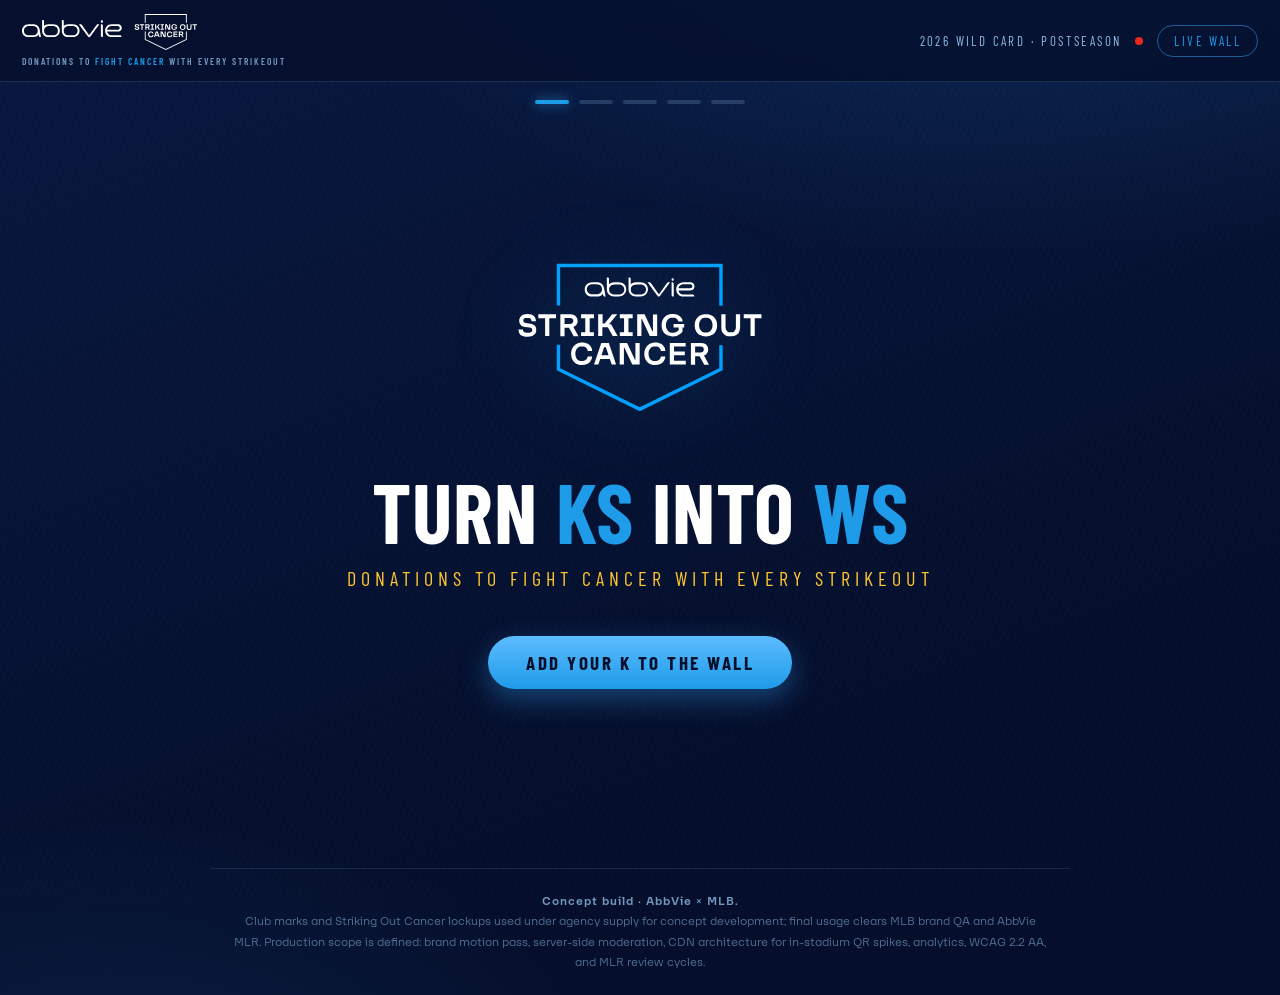
<file: strikeout/index.html>
<!DOCTYPE html>
<html lang="en">
<head>
  <meta charset="UTF-8" />
  <meta name="viewport" content="width=device-width, initial-scale=1.0" />
  <title>Striking Out Cancer — Turn Ks into Ws | AbbVie × MLB (POC)</title>
  <link rel="preconnect" href="https://fonts.googleapis.com" />
  <link rel="preconnect" href="https://fonts.gstatic.com" crossorigin />
  <link href="https://fonts.googleapis.com/css2?family=Barlow+Condensed:wght@500;600;700&amp;family=Barlow:wght@400;600;700&amp;family=Caveat:wght@600&amp;display=swap" rel="stylesheet" />
  <link rel="stylesheet" href="css/styles.css" />
  <link rel="icon" href="data:image/svg+xml,%3Csvg xmlns='http://www.w3.org/2000/svg' viewBox='0 0 100 100'%3E%3Ccircle cx='50' cy='50' r='42' fill='none' stroke='%2301A94F' stroke-width='10'/%3E%3C/svg%3E">
</head>
<body>

  <header class="topbar">
    <a class="brand-lockup" href="index.html">
      <img class="soc-img" src="assets/soc-horizontal-white.svg" alt="AbbVie — Striking Out Cancer" />
      <span class="pairing-copy">Donations to <b>fight cancer</b> with every strikeout</span>
    </a>
    <nav class="topbar-meta">
      <span class="hide-sm">2026 Wild Card · Postseason</span>
      <span class="live-dot" aria-hidden="true"></span>
      <a class="wall-link" href="wall.html">Live Wall</a>
    </nav>
  </header>

  <div class="steps" id="stepDots" aria-hidden="true">
    <span class="dot" data-step="0"></span>
    <span class="dot" data-step="1"></span>
    <span class="dot" data-step="2"></span>
    <span class="dot" data-step="3"></span>
    <span class="dot" data-step="4"></span>
  </div>

  <main>

    <!-- STEP 1 · Welcome animation -->
    <section class="screen" id="screen-splash" data-step="0">
      <img class="splash-logo" src="assets/soc-primary-white.svg" alt="AbbVie — Striking Out Cancer" />
      <h1 class="splash-title">Turn <span class="accent">Ks</span> into <span class="accent">Ws</span></h1>
      <p class="splash-sub">Donations to fight cancer with every strikeout</p>
      <div class="splash-cta">
        <button class="btn" id="btnBegin">Add Your K to the Wall</button>
      </div>
    </section>

    <!-- STEP 2 · Pick your favorite team -->
    <section class="screen" id="screen-team" data-step="1">
      <p class="eyebrow">Step 1 of 4</p>
      <h2>Pick Your Team</h2>
      <p class="lede">Choose your club and we'll load a strikeout sign in your team's colors.</p>
      <div class="team-filters" id="teamFilters">
        <button class="chip active" data-filter="ALL">All Clubs</button>
        <button class="chip" data-filter="AL">American League</button>
        <button class="chip" data-filter="NL">National League</button>
      </div>
      <div class="team-grid" id="teamGrid"></div>
    </section>

    <!-- STEP 3 · Personalize -->
    <section class="screen" id="screen-personalize" data-step="2">
      <p class="eyebrow">Step 2 of 4</p>
      <h2>Personalize Your Sign</h2>
      <p class="lede">Who are you striking out cancer for?</p>

      <div class="personalize-grid">
        <div class="preview-col">
          <div class="preview-stage">
            <div class="k-sign" id="signPreview">
              <img class="sign-logo" src="assets/soc-primary-white.svg" alt="" />
              <div class="sign-k" id="pvK">K</div>
              <div class="sign-msg" id="pvMsg"></div>
              <div class="sign-name" id="pvName"></div>
              <img class="sign-lockup" src="assets/abbvie-mlb-white-tag.png" alt="AbbVie — Official Pharmaceutical Partner of MLB" />
              <div class="sign-donate">Donations to <b>fight cancer</b> with every strikeout</div>
            </div>
          </div>
        </div>

        <div class="form-col">
          <div class="field">
            <label for="msgSelect">Your dedication</label>
            <select id="msgSelect"></select>
            <p class="hint">Messages are pre-approved. Final list subject to AbbVie medical/legal/regulatory review.</p>
          </div>

          <div class="field">
            <label for="nameInput">Add a first name <span style="opacity:.55">(optional)</span></label>
            <input type="text" id="nameInput" maxlength="18" placeholder="e.g. Grandpa Bob" autocomplete="off" />
            <p class="hint" id="nameHint">Rendered on-sign only — nothing is stored server-side (NO DATA COLLECTED). Names are screened automatically; production adds a full moderation service before stadium display.</p>
          </div>

          <div class="field">
            <label>Sign style</label>
            <div class="style-row" id="styleRow">
              <button class="style-option selected" data-style="home" title="Home">K<span>HOME</span></button>
              <button class="style-option pin" data-style="classic" title="Classic pinstripe">K<span>CLASSIC</span></button>
              <button class="style-option" data-style="postseason" style="--tp:#0c2340; --ts:#ffc52f;" title="Postseason">K<span>POSTSEASON</span></button>
            </div>
          </div>

          <div class="form-actions">
            <button class="btn ghost small" id="btnBackTeam">← Change Team</button>
            <button class="btn" id="btnAddToWall">Add to the Wall Now</button>
          </div>
        </div>
      </div>
    </section>

    <!-- STEP 4 · Post your sign -->
    <section class="screen" id="screen-post" data-step="3">
      <p class="eyebrow">Step 3 of 4</p>
      <h2>Your K Is Going Up</h2>
      <div class="post-stage">
        <div class="board-title">◤ Strikeout Wall · Live Feed ◢</div>
        <div class="mini-wall" id="miniWall"></div>
        <p class="post-status" id="postStatus">Sending your sign to the wall…</p>
      </div>
    </section>

    <!-- STEP 5 · Thank you / STEP 6 · Download & share -->
    <section class="screen" id="screen-thanks" data-step="4">
      <p class="eyebrow">Step 4 of 4</p>
      <div class="thanks-panel">
        <p class="big">Every strikeout<br /><span class="accent">means more</span></p>
        <p class="thanks-copy">
          Thank you for adding your K. From AbbVie and Major League Baseball —
          every strikeout this Postseason drives donations to help fight cancer,
          and your sign just made the wall a little louder.
        </p>
        <div class="form-actions" style="justify-content:center;">
          <button class="btn" id="btnDownload">Download Your Sign</button>
          <a class="btn ghost" href="wall.html" id="btnSeeWall">See the Live Wall</a>
        </div>
        <div class="share-row" aria-hidden="true">
          <span class="share-pill">f</span>
          <span class="share-pill">ig</span>
          <span class="share-pill">x</span>
          <span class="share-pill">in</span>
        </div>
        <p class="share-note">Social sharing + #StrikingOutCancer tracking — Phase 2</p>
        <p style="margin-top:22px;">
          <button class="btn ghost small" id="btnRestart">Make Another Sign</button>
        </p>
      </div>
    </section>

  </main>

  <footer class="poc-footer">
    <strong>Concept build · AbbVie × MLB.</strong><br />
    Club marks and Striking Out Cancer lockups used under agency supply for concept development;
    final usage clears MLB brand QA and AbbVie MLR. Production scope is defined: brand motion pass,
    server-side moderation, CDN architecture for in-stadium QR spikes, analytics,
    WCAG 2.2 AA, and MLR review cycles.
  </footer>

  <canvas id="renderCanvas" width="1080" height="1350" style="display:none;"></canvas>

  <script src="js/teams.js"></script>
  <script src="js/moderation.js"></script>
  <script src="js/app.js"></script>
<script>
  /* When framed in the catalog, the wall opens in its own tab */
  if (window.self !== window.top) {
    document.querySelectorAll('a[href="wall.html"]').forEach(function (a) {
      a.target = '_blank'; a.rel = 'noopener';
    });
  }
</script>
</body>
</html>
</file>
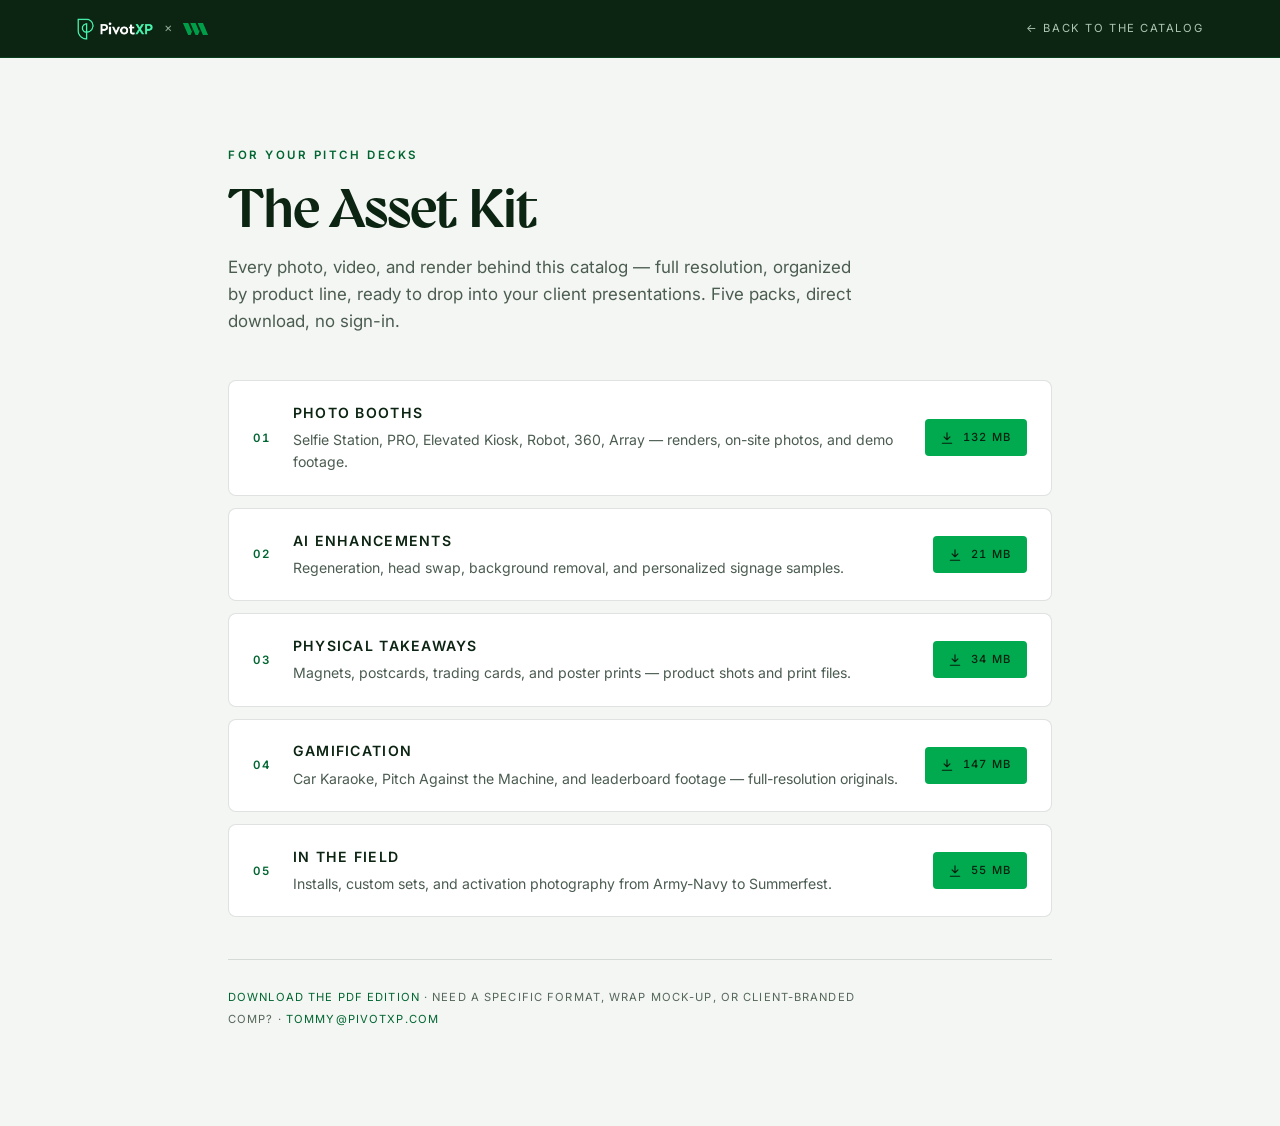
<file: kit.html>
<!doctype html>
<html lang="en">
<head>
<meta charset="utf-8">
<meta name="viewport" content="width=device-width,initial-scale=1">
<meta name="robots" content="noindex, nofollow">
<meta name="description" content="Full-resolution photos, videos and renders behind the Pivot × WM Events experience catalog — five direct-download packs.">
<title>Asset Kit · Pivot × WM Events</title>
<link rel="preconnect" href="https://fonts.googleapis.com">
<link rel="preconnect" href="https://fonts.gstatic.com" crossorigin>
<link rel="stylesheet" href="https://fonts.googleapis.com/css2?family=Inter:wght@400..700&amp;display=swap">
<link rel="icon" href="data:image/svg+xml,%3Csvg xmlns='http://www.w3.org/2000/svg' viewBox='0 0 100 100'%3E%3Ccircle cx='50' cy='50' r='42' fill='none' stroke='%2301A94F' stroke-width='10'/%3E%3C/svg%3E">
<style>
@font-face{font-family:Gyst;src:url(assets/fonts/Gyst-Bold.otf) format('opentype');font-weight:700;font-display:swap}
@font-face{font-family:Gyst;src:url(assets/fonts/Gyst-Medium.otf) format('opentype');font-weight:500;font-display:swap}
@font-face{font-family:Gyst;src:url(assets/fonts/Gyst-Light.otf) format('opentype');font-weight:300;font-display:swap}
:root{
  --disp:"Gyst",Georgia,serif;
  --body:"Inter",system-ui,-apple-system,"Segoe UI",Helvetica,Arial,sans-serif;
  --mono:"Inter",system-ui,-apple-system,"Segoe UI",Helvetica,Arial,sans-serif;
  --mint:#01A94F; --mint-hi:#12C76B; --mint-deep:#016531; --mint-ink:#06210F;
  --ease:cubic-bezier(.16,1,.3,1); --ease-soft:cubic-bezier(.4,0,.2,1);
}
/* same two grounds as the catalog: the bar stays dark because the PivotXP logo is
   light-toned and would disappear on the light one */
.band-light{--bg:#F4F6F3;--surface:#FFFFFF;--raise:#E9EDE7;--line:rgba(12,36,18,.13);
  --ink:#0C2412;--muted:#4B5C51;--dim:#55665B;--accent:#016531;
  background:var(--bg);color:var(--ink)}
.band-dark{--bg:#0C2412;--surface:#143019;--raise:#1D4122;--line:rgba(1,169,79,.20);
  --ink:#FFFEF7;--muted:#AEC6B4;--dim:#8AA791;--accent:#01A94F;
  background:var(--bg);color:var(--ink)}
*{margin:0;padding:0;box-sizing:border-box}
body{font-family:var(--body);font-size:17px;line-height:1.6;-webkit-font-smoothing:antialiased;min-height:100vh}
a{color:var(--accent);text-decoration:none}
a:focus-visible{outline:2px solid var(--mint);outline-offset:3px}
.top{display:flex;align-items:center;justify-content:space-between;padding:1.1rem clamp(1.2rem,6vw,5rem);border-bottom:1px solid var(--line)}
.top img{height:22px;width:auto;display:block}
.top a.back{font-family:var(--mono);font-size:.7rem;letter-spacing:.14em;text-transform:uppercase;color:var(--muted);transition:color .2s var(--ease-soft)}
.top a.back:hover{color:var(--ink)}
main{max-width:920px;margin:0 auto;padding:clamp(3rem,7vw,5.5rem) clamp(1.2rem,6vw,3rem) clamp(4rem,8vw,6rem)}
.eyebrow{font-family:var(--mono);font-weight:600;font-size:.72rem;letter-spacing:.22em;text-transform:uppercase;color:var(--accent)}
h1{font-family:var(--disp);font-weight:700;font-size:clamp(2rem,5vw,3.4rem);line-height:1.02;letter-spacing:-.015em;margin:1rem 0 1.1rem}
.lede{color:var(--muted);max-width:58ch;margin-bottom:2.8rem;font-size:1.06rem}
.packs{display:grid;gap:.75rem}
.pack{display:flex;align-items:center;gap:1.4rem;border:1px solid var(--line);border-radius:8px;
  padding:1.3rem 1.5rem;background:var(--surface);color:var(--ink);
  transition:transform .5s var(--ease),border-color .35s var(--ease-soft),box-shadow .35s var(--ease-soft)}
.pack:hover{transform:translateY(-3px);border-color:rgba(1,169,79,.42);box-shadow:0 14px 30px -20px rgba(12,36,18,.45)}
.pack .num{font-family:var(--mono);font-weight:600;font-size:.72rem;color:var(--accent);letter-spacing:.15em;flex:none}
.pack .info{flex:1;min-width:0}
.pack h2{font-family:var(--body);font-weight:600;text-transform:uppercase;font-size:.88rem;letter-spacing:.09em;margin-bottom:.3rem}
.pack .num,.pack .dl{font-variant-numeric:tabular-nums lining-nums}
.pack p{color:var(--muted);font-size:.88rem}
.pack .dl{flex:none;display:flex;align-items:center;gap:.55rem;font-family:var(--mono);font-weight:500;font-size:.7rem;
  letter-spacing:.12em;text-transform:uppercase;color:var(--mint-ink);
  background:var(--mint);border-radius:4px;padding:.6rem .95rem;white-space:nowrap;transition:background .3s var(--ease-soft)}
.pack:hover .dl{background:var(--mint-hi)}
.pack .dl svg{width:14px;height:14px;fill:none;stroke:currentColor;stroke-width:2;stroke-linecap:round;stroke-linejoin:round}
.fine{margin-top:2.6rem;padding-top:1.6rem;border-top:1px solid var(--line);
  font-family:var(--mono);font-size:.7rem;letter-spacing:.1em;text-transform:uppercase;color:var(--dim);line-height:2}
@media(max-width:640px){.pack{flex-wrap:wrap}.pack .dl{width:100%;justify-content:center}}
@media(prefers-reduced-motion:reduce){.pack:hover{transform:none}}
</style>
</head>
<body class="band-light">

<div class="top band-dark">
  <a href="index.html" style="display:flex;align-items:center;gap:.7rem"><img src="assets/img/pivot-logo.png" alt="PivotXP" width="142" height="34"><span style="font-family:var(--mono);font-size:.8rem;color:var(--dim)">×</span><img src="assets/img/wmevents-mark.svg" alt="WM Events" style="height:12px;width:auto;opacity:.92"></a>
  <a class="back" href="index.html#assets">← Back to the catalog</a>
</div>

<main>
  <p class="eyebrow">For your pitch decks</p>
  <h1>The Asset Kit</h1>
  <p class="lede">Every photo, video, and render behind this catalog — full resolution, organized by product line, ready to drop into your client presentations. Five packs, direct download, no sign-in.</p>

  <div class="packs">
    <a class="pack" href="https://github.com/pivotxp/wm-events-catalog/releases/download/asset-kit-v1/01-Photo-Booths.zip">
      <span class="num">01</span>
      <div class="info"><h2>Photo Booths</h2><p>Selfie Station, PRO, Elevated Kiosk, Robot, 360, Array — renders, on-site photos, and demo footage.</p></div>
      <span class="dl"><svg viewBox="0 0 24 24"><path d="M12 3v12m0 0l-5-5m5 5l5-5M4 21h16"/></svg>132 MB</span>
    </a>
    <a class="pack" href="https://github.com/pivotxp/wm-events-catalog/releases/download/asset-kit-v1/02-AI-Enhancements.zip">
      <span class="num">02</span>
      <div class="info"><h2>AI Enhancements</h2><p>Regeneration, head swap, background removal, and personalized signage samples.</p></div>
      <span class="dl"><svg viewBox="0 0 24 24"><path d="M12 3v12m0 0l-5-5m5 5l5-5M4 21h16"/></svg>21 MB</span>
    </a>
    <a class="pack" href="https://github.com/pivotxp/wm-events-catalog/releases/download/asset-kit-v1/03-Physical-Takeaways.zip">
      <span class="num">03</span>
      <div class="info"><h2>Physical Takeaways</h2><p>Magnets, postcards, trading cards, and poster prints — product shots and print files.</p></div>
      <span class="dl"><svg viewBox="0 0 24 24"><path d="M12 3v12m0 0l-5-5m5 5l5-5M4 21h16"/></svg>34 MB</span>
    </a>
    <a class="pack" href="https://github.com/pivotxp/wm-events-catalog/releases/download/asset-kit-v1/04-Gamification.zip">
      <span class="num">04</span>
      <div class="info"><h2>Gamification</h2><p>Car Karaoke, Pitch Against the Machine, and leaderboard footage — full-resolution originals.</p></div>
      <span class="dl"><svg viewBox="0 0 24 24"><path d="M12 3v12m0 0l-5-5m5 5l5-5M4 21h16"/></svg>147 MB</span>
    </a>
    <a class="pack" href="https://github.com/pivotxp/wm-events-catalog/releases/download/asset-kit-v1/05-In-The-Field.zip">
      <span class="num">05</span>
      <div class="info"><h2>In The Field</h2><p>Installs, custom sets, and activation photography from Army-Navy to Summerfest.</p></div>
      <span class="dl"><svg viewBox="0 0 24 24"><path d="M12 3v12m0 0l-5-5m5 5l5-5M4 21h16"/></svg>55 MB</span>
    </a>
  </div>

  <p class="fine"><a href="Pivot-x-WM-Events-Experience-Catalog.pdf?v=4" download>Download the PDF edition</a>&nbsp;·&nbsp;Need a specific format, wrap mock-up, or client-branded comp?&nbsp;·&nbsp;<a href="mailto:tommy@pivotxp.com?subject=WM%20Events%20%C3%97%20Pivot%20%E2%80%94%20Asset%20request">tommy@pivotxp.com</a></p>
</main>

</body>
</html>
</file>
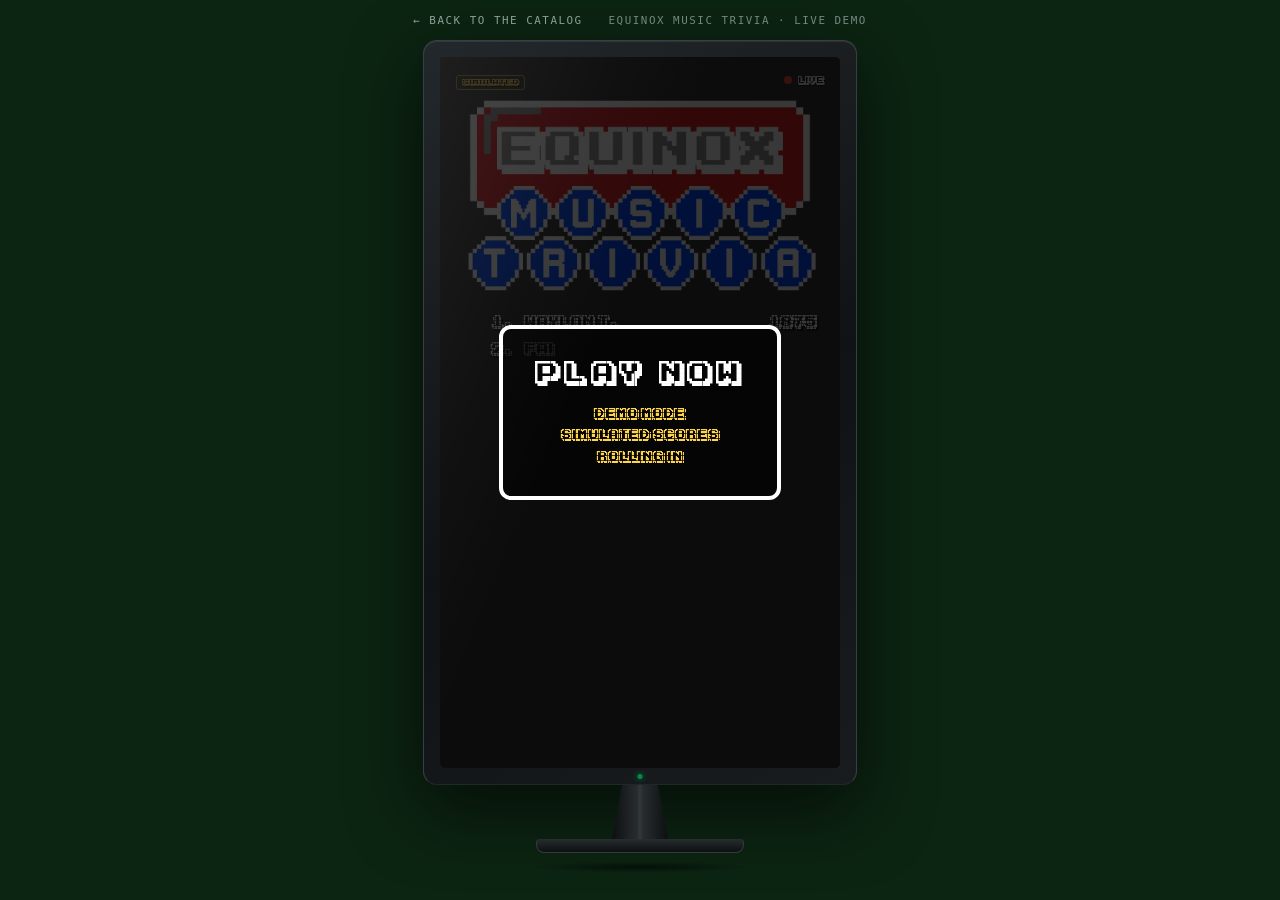
<file: leaderboard-embed.html>
<!doctype html>
<html lang="en">
<head>
<meta charset="utf-8">
<meta name="viewport" content="width=device-width,initial-scale=1">
<title>Equinox Music Trivia Leaderboard — Live Demo</title>
<meta name="robots" content="noindex">
<style>
@font-face{font-family:Gyst;src:url(assets/fonts/Gyst-Bold.otf) format('opentype');font-weight:700;font-display:swap}
@font-face{font-family:Gyst;src:url(assets/fonts/Gyst-Medium.otf) format('opentype');font-weight:500;font-display:swap}
@font-face{font-family:Gyst;src:url(assets/fonts/Gyst-Light.otf) format('opentype');font-weight:300;font-display:swap}
:root{--mint:#01A94F}
@font-face{font-family:'Ka1';src:url('assets/ntt/ka1.ttf') format('truetype')}
*{margin:0;padding:0;box-sizing:border-box}
/* NOT transparent: an iframe paints its own white canvas under a transparent document,
   which showed as a bright slab inside the dark catalog page. */
body{background:#0C2412;display:flex;justify-content:center;padding:6px 0 0;font-family:system-ui,sans-serif}
.stage{display:flex;flex-direction:column;align-items:center}

/* ---------- touchscreen TV unit (matches Polaris demo) ---------- */
.tv{position:relative;padding:clamp(10px,1.6vw,16px);border-radius:14px;
  background:linear-gradient(150deg,#23282c 0%,#101315 55%,#181c1f 100%);
  border:1px solid #383f44;border-bottom-color:#22272a;
  box-shadow:inset 0 1px 0 rgba(255,255,255,.08),0 24px 70px rgba(0,0,0,.6)}
.tv::after{content:"";position:absolute;left:50%;bottom:5px;transform:translateX(-50%);
  width:5px;height:5px;border-radius:50%;background:var(--mint);opacity:.8;box-shadow:0 0 6px var(--mint)}
.frame{position:relative;width:min(400px,88vw);aspect-ratio:9/16;background:#333;border-radius:4px;overflow:hidden;
  box-shadow:inset 0 0 0 1px rgba(0,0,0,.9);container-type:size}
.frame::after{content:"";position:absolute;inset:0;z-index:20;pointer-events:none;border-radius:4px;
  background:linear-gradient(112deg,rgba(255,255,255,.075) 0%,rgba(255,255,255,.02) 26%,transparent 40%)}
.stand{display:flex;flex-direction:column;align-items:center;width:min(400px,88vw)}
.stand .neck{width:14%;height:clamp(34px,5vw,54px);
  background:linear-gradient(90deg,#0d1012,#272c30 45%,#33393e 50%,#272c30 55%,#0d1012);
  clip-path:polygon(18% 0,82% 0,100% 100%,0 100%)}
.stand .base{width:52%;height:clamp(10px,1.4vw,14px);border-radius:4px 4px 8px 8px;
  background:linear-gradient(180deg,#2c3236,#0e1113);border:1px solid #383f44;border-top:none}
.stand .floor{width:78%;height:16px;margin-top:6px;border-radius:50%;
  background:radial-gradient(50% 50% at 50% 50%,rgba(0,0,0,.55),transparent 70%)}

/* ---------- leaderboard screen (faithful to the booth build) ---------- */
.screen{position:absolute;inset:0;color:#fff;
  background:#333 url('assets/ntt/leaderboard_bg.png') center/cover no-repeat}
#leaderboard-container{position:absolute;top:36%;left:0;right:0;bottom:4%;
  display:flex;flex-direction:column;justify-content:flex-start;gap:1.55cqh;align-items:center}
.entry{display:flex;align-items:baseline;width:88cqw;font-family:'Ka1',monospace;font-size:3.55cqw;color:#fff;
  text-shadow:2px 2px 0 rgba(0,0,0,.6);transition:filter .3s}
.entry .rank{width:12cqw;flex:none;text-align:right}
.entry .name{flex:1;padding:0 3cqw;text-align:left;white-space:nowrap;overflow:hidden}
.entry .score{width:22cqw;flex:none;text-align:right}
.entry.fresh{animation:freshglow 2.4s ease-out}
@keyframes freshglow{
  0%{filter:drop-shadow(0 0 8px #FFD54A) brightness(1.9)}
  100%{filter:none}}
.cursor::after{content:"█";animation:blink .7s steps(1) infinite;font-size:.9em}
@keyframes blink{50%{opacity:0}}

/* sim chip */
.sim{position:absolute;top:2.5%;left:4%;font-family:'Ka1',monospace;font-size:1.9cqw;color:#FFD54A;
  border:1px solid rgba(255,213,74,.6);border-radius:3px;padding:.5cqw 1.3cqw;text-shadow:1px 1px 0 rgba(0,0,0,.6)}

/* live chip */
.live{position:absolute;top:2.5%;right:4%;display:flex;align-items:center;gap:1.6cqw;
  font-family:'Ka1',monospace;font-size:2.2cqw;color:#fff;text-shadow:1px 1px 0 rgba(0,0,0,.6)}
.live i{width:2cqw;height:2cqw;border-radius:50%;background:#FF4D4D;animation:blink 1.4s steps(1) infinite}

/* PLAY NOW overlay (shown briefly, as on site) */
#game-url-overlay{position:absolute;inset:0;z-index:10;display:flex;align-items:center;justify-content:center;
  background:rgba(0,0,0,.78);transition:opacity .6s ease}
#game-url-overlay.hide{opacity:0;pointer-events:none}
.overlay-card{text-align:center;padding:7cqw 8cqw;border:1.2cqw solid #fff;border-radius:3cqw;background:rgba(0,0,0,.55);max-width:84cqw}
.overlay-title{font-family:'Ka1',monospace;font-size:6.5cqw;letter-spacing:.22em;margin-bottom:4cqw}
.overlay-sub{font-family:'Ka1',monospace;font-size:3cqw;line-height:1.8;color:#FFD54A}
</style>
  <link rel="icon" href="data:image/svg+xml,%3Csvg xmlns='http://www.w3.org/2000/svg' viewBox='0 0 100 100'%3E%3Ccircle cx='50' cy='50' r='42' fill='none' stroke='%2301A94F' stroke-width='10'/%3E%3C/svg%3E">
</head>
<body>
<div id="topbar" style="display:none;align-items:center;justify-content:space-between;width:100%;max-width:460px;margin:0 auto .8rem;padding:0 .2rem;font-family:ui-monospace,monospace;font-size:.68rem;letter-spacing:.14em;text-transform:uppercase">
  <a href="index.html#proof" style="color:#96A8A0;text-decoration:none">← Back to the catalog</a>
  <span style="color:#7C8F86">Equinox Music Trivia · Live demo</span>
</div>
<div class="stage">
  <div class="tv">
    <div class="frame">
      <div class="screen">
        <div class="live"><i></i>LIVE</div>
        <div class="sim">SIMULATED</div>
        <div id="leaderboard-container"></div>
        <div id="game-url-overlay">
          <div class="overlay-card">
            <div class="overlay-title">PLAY NOW</div>
            <div class="overlay-sub">DEMO MODE<br>SIMULATED SCORES<br>ROLLING IN</div>
          </div>
        </div>
      </div>
    </div>
  </div>
  <div class="stand"><div class="neck"></div><div class="base"></div><div class="floor"></div></div>
</div>

<script>
/* ---- identical arcade typewriter mechanic to the booth build ---- */
const N=10, TYPE_SPEED_MS=40;
const container=document.getElementById('leaderboard-container');
for(let i=1;i<=N;i++){const d=document.createElement('div');d.className='entry';d.id='entry'+i;container.appendChild(d)}
const displayed=Array(N).fill(null), typingTokens=Array(N).fill(0);

function typeRow(entryDiv,idx,rank,name,score,fresh){
  const token=++typingTokens[idx];
  entryDiv.innerHTML='<span class="rank">'+rank+'.</span> <span class="name"></span> <span class="score"></span>';
  entryDiv.classList.remove('fresh');
  if(fresh){void entryDiv.offsetWidth;entryDiv.classList.add('fresh')}
  const nameSpan=entryDiv.querySelector('.name'),scoreSpan=entryDiv.querySelector('.score');
  const nameText=String(name),scoreText=String(score);
  let ni=0,si=0;
  nameSpan.classList.add('cursor');
  (function tick(){
    if(token!==typingTokens[idx])return;
    if(ni<nameText.length){nameSpan.textContent+=nameText.charAt(ni++);setTimeout(tick,TYPE_SPEED_MS)}
    else if(si<scoreText.length){nameSpan.classList.remove('cursor');scoreSpan.classList.add('cursor');scoreSpan.textContent+=scoreText.charAt(si++);setTimeout(tick,TYPE_SPEED_MS)}
    else scoreSpan.classList.remove('cursor');
  })();
}
function render(board,freshName){
  for(let i=0;i<N;i++){
    const entryDiv=document.getElementById('entry'+(i+1));
    const incoming=board[i]||null, cur=displayed[i];
    const changed=(!cur!== !incoming)||(incoming&&cur&&(cur.name!==incoming.name||cur.score!==incoming.score));
    if(changed){
      if(incoming)typeRow(entryDiv,i,i+1,incoming.name,incoming.score,incoming.name===freshName);
      else entryDiv.innerHTML='<span class="rank">'+(i+1)+'.</span>';
      displayed[i]=incoming?{...incoming}:null;
    }
  }
}

/* ---- score-submission simulator (replaces the booth POST /api/vendor/submit feed) ---- */
const FIRST=['Konstantinos','Sadie','Marcus','June','Tyler','Reba','Dallas','Wynn','Carrie','Hank','Loretta','Garth','Shania','Colter','Lainey','Morgan','Dolly','Cash','Waylon','Tanya','Randy','Patsy','Boone','Ellie','Cody','Faith','Jolene','Travis','Maren','Sturgill'];
const LAST='ABCDEFGHJKLMNPRSTVW';
const used=new Set();
function newPlayer(){
  if(used.size>400)used.clear();
  for(let t=0;t<40;t++){
    const n=FIRST[Math.floor(Math.random()*FIRST.length)]+' '+LAST.charAt(Math.floor(Math.random()*LAST.length))+'.';
    if(!used.has(n)){used.add(n);return n}
  }
  return 'Guest '+Math.floor(Math.random()*900+100);
}
function newScore(){ /* weighted like real trivia: most mid-pack, rare monsters */
  const r=Math.random();
  const v=r<.6?400+Math.random()*700:r<.9?900+Math.random()*700:1500+Math.random()*600;
  return Math.round(v/25)*25;
}
let board=[];
function submit(name,score){
  const existing=board.find(e=>e.name===name);
  if(existing){if(score>existing.score)existing.score=score;else return}
  else board.push({name,score});
  board.sort((a,b)=>b.score-a.score);
  board=board.slice(0,N);
}

/* seed the board with a day's worth of play, staggered so rows type in one after another */
const seedCount=7;let seeded=0;
(function seedNext(){
  if(seeded>=seedCount)return;
  const nm=newPlayer();submit(nm,newScore());render(board,nm);seeded++;
  setTimeout(seedNext,900);
})();

/* then new games finish every few seconds, forever */
(function loop(){
  setTimeout(()=>{
    if(simPaused)return loop();
    const replay=board.length>4&&Math.random()<.18;
    const nm=replay?board[Math.floor(Math.random()*board.length)].name:newPlayer();
    const before=JSON.stringify(board);
    submit(nm,newScore());
    if(JSON.stringify(board)!==before)render(board,nm);
    loop();
  },3500+Math.random()*4500);
})();

/* parent catalog pauses the sim when scrolled off-screen */
let simPaused=false;
addEventListener('message',e=>{
  if(e.origin!==location.origin)return;   // only the hosting catalog drives us
  if(!e.data||!e.data.cmd)return;
  simPaused=(e.data.cmd==='pause');
});

/* PLAY NOW overlay, shown ~5s like on site */
setTimeout(()=>{
  const o=document.getElementById('game-url-overlay');
  o.classList.add('hide');setTimeout(()=>o.remove(),700);
},5000);
</script>
<script>if(window.self===window.top){const tb=document.getElementById("topbar");tb.style.display="flex";document.body.style.flexDirection="column";document.body.style.padding="14px 10px"}</script>
</body>
</html>
</file>
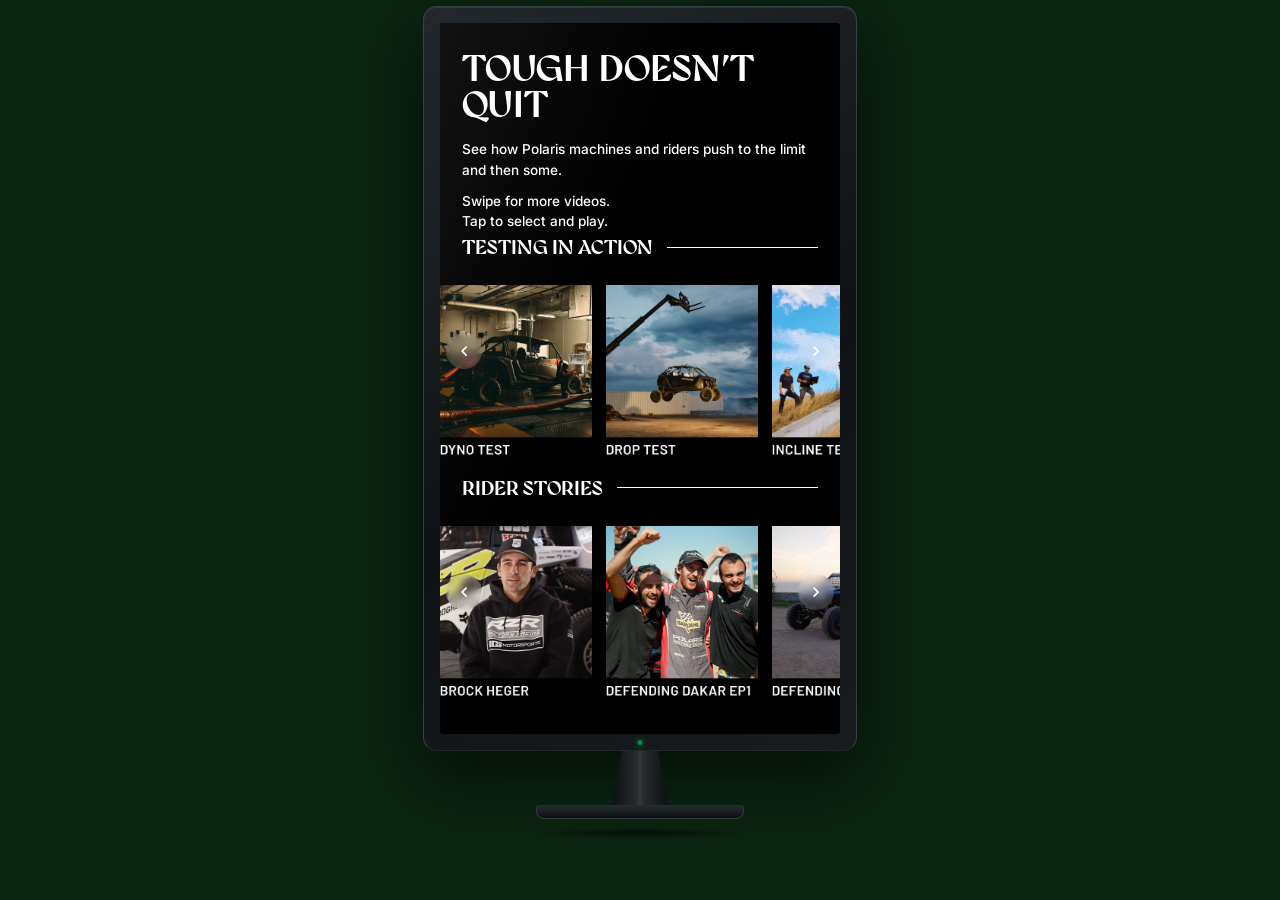
<file: polaris-embed.html>
<!doctype html>
<html lang="en">
<head>
<meta charset="utf-8">
<meta name="viewport" content="width=device-width,initial-scale=1">
<title>Polaris Kiosk — Embed</title>
<meta name="robots" content="noindex">
<link rel="preconnect" href="https://fonts.googleapis.com">
<link rel="preconnect" href="https://fonts.gstatic.com" crossorigin>
<link rel="stylesheet" href="https://fonts.googleapis.com/css2?family=Inter:wght@400..700&amp;display=swap">
<style>
@font-face{font-family:Gyst;src:url(assets/fonts/Gyst-Bold.otf) format('opentype');font-weight:700;font-display:swap}
@font-face{font-family:Gyst;src:url(assets/fonts/Gyst-Medium.otf) format('opentype');font-weight:500;font-display:swap}
@font-face{font-family:Gyst;src:url(assets/fonts/Gyst-Light.otf) format('opentype');font-weight:300;font-display:swap}
:root{
  --bg:#0C2412; --surface:#143019; --raise:#1D4122; --line:rgba(1,169,79,.20);
  --ink:#FFFEF7; --muted:#AEC6B4; --dim:#8AA791;
  --mint:#01A94F; --mint-deep:#016531; --mint-ink:#06210F;--mint-lt:#5FDD9A;--gold:#CFB888;
  --disp:"Gyst",Georgia,serif; --body:"Inter",system-ui,-apple-system,"Segoe UI",Helvetica,Arial,sans-serif; --mono:"Inter",system-ui,-apple-system,"Segoe UI",Helvetica,Arial,sans-serif;
}
*{margin:0;padding:0;box-sizing:border-box}
body{background:var(--bg);color:var(--ink);font-family:var(--body);font-size:17px;line-height:1.6;-webkit-font-smoothing:antialiased}
a{color:inherit;text-decoration:none}

/* ---------- page chrome (lookbook language) ---------- */
.top{display:flex;align-items:center;justify-content:space-between;padding:1.1rem clamp(1.2rem,6vw,5rem);border-bottom:1px solid var(--line)}
.top img{height:22px;width:auto;display:block}
.top a.back{font-family:var(--mono);font-size:.7rem;letter-spacing:.14em;text-transform:uppercase;color:var(--muted);transition:color .2s}
.top a.back:hover{color:var(--mint)}
.wrap{display:grid;gap:clamp(2rem,5vw,4.5rem);grid-template-columns:minmax(300px,420px) 1fr;align-items:start;
  padding:clamp(2rem,5vw,4rem) clamp(1.2rem,6vw,5rem);max-width:1300px;margin:0 auto}
@media(max-width:900px){.wrap{grid-template-columns:1fr}.story{order:2}}
.eyebrow{font-family:var(--mono);font-weight:600;font-size:.72rem;letter-spacing:.22em;text-transform:uppercase;color:var(--mint-lt)}
.story h1{font-family:var(--disp);font-weight:700;font-size:clamp(1.9rem,3.4vw,2.7rem);line-height:1.06;text-transform:uppercase;margin:1rem 0 1.2rem;text-wrap:balance}
.story p{color:var(--muted);margin-bottom:1rem;max-width:46ch}
.story b{color:var(--ink);font-weight:600}
.stats{display:grid;grid-template-columns:1fr 1fr;gap:.7rem;margin:1.8rem 0}
.stats .s{border:1px solid var(--line);border-radius:6px;padding:.9rem 1rem;background:linear-gradient(180deg,var(--surface),transparent)}
.stats .s b{display:block;font-family:var(--disp);font-weight:700;font-size:1.15rem;color:var(--mint);margin-bottom:.1rem}
.stats .s span{font-family:var(--mono);font-size:.64rem;letter-spacing:.12em;text-transform:uppercase;color:var(--dim)}
.hint{font-family:var(--mono);font-size:.7rem;letter-spacing:.1em;text-transform:uppercase;color:var(--dim);border-left:2px solid var(--mint-deep);padding-left:.8rem;line-height:1.9}

/* ---------- touchscreen TV unit ---------- */
.stage{display:flex;flex-direction:column;align-items:center;gap:0}
.tv{position:relative;padding:clamp(10px,1.6vw,16px);border-radius:14px;
  background:linear-gradient(150deg,#23282c 0%,#101315 55%,#181c1f 100%);
  border:1px solid #383f44;border-bottom-color:#22272a;
  box-shadow:inset 0 1px 0 rgba(255,255,255,.08),0 24px 70px rgba(0,0,0,.6)}
.tv::after{content:"";position:absolute;left:50%;bottom:5px;transform:translateX(-50%);
  width:5px;height:5px;border-radius:50%;background:var(--mint);opacity:.8;box-shadow:0 0 6px var(--mint)}
.frame{position:relative;width:min(400px,84vw);aspect-ratio:9/16;background:#000;border-radius:4px;overflow:hidden;
  box-shadow:inset 0 0 0 1px rgba(0,0,0,.9)}
.frame::after{content:"";position:absolute;inset:0;z-index:20;pointer-events:none;border-radius:4px;
  background:linear-gradient(112deg,rgba(255,255,255,.075) 0%,rgba(255,255,255,.02) 26%,transparent 40%)}
.stand{display:flex;flex-direction:column;align-items:center;width:min(400px,84vw)}
.stand .neck{width:14%;height:clamp(34px,5vw,54px);
  background:linear-gradient(90deg,#0d1012,#272c30 45%,#33393e 50%,#272c30 55%,#0d1012);
  clip-path:polygon(18% 0,82% 0,100% 100%,0 100%)}
.stand .base{width:52%;height:clamp(10px,1.4vw,14px);border-radius:4px 4px 8px 8px;
  background:linear-gradient(180deg,#2c3236,#0e1113);border:1px solid #383f44;border-top:none}
.stand .floor{width:78%;height:16px;margin-top:6px;border-radius:50%;
  background:radial-gradient(50% 50% at 50% 50%,rgba(0,0,0,.55),transparent 70%)}
.frame-cap{margin-top:.6rem;font-family:var(--mono);font-size:.66rem;letter-spacing:.14em;text-transform:uppercase;color:var(--dim);text-align:center}

/* ---------- kiosk (faithful recreation) ---------- */
.kiosk{position:absolute;inset:0;background:#000;color:#fff;display:flex;flex-direction:column;
  font-family:var(--disp);user-select:none;-webkit-user-select:none;touch-action:pan-y;overflow:hidden;padding-bottom:8%}
.kiosk .pad{padding:0 5.5%}
.k-head{margin-top:7%}
.k-head h2{font-weight:700;text-transform:uppercase;font-size:clamp(1.6rem,9.2cqw,2.6rem);line-height:.98;letter-spacing:.01em}
.k-head .sub{margin-top:4.5%;font-family:var(--body);font-weight:500;font-size:clamp(.72rem,3.4cqw,.95rem);line-height:1.5;color:#fff}
.k-head .sub + .sub{margin-top:3%}
.frame{container-type:inline-size}
.k-row{margin-top:auto}
.k-row .k-label{display:flex;align-items:center;gap:4%;padding:0 5.5%}
.k-row .k-label h3{font-weight:700;text-transform:uppercase;font-size:clamp(.95rem,5cqw,1.4rem);white-space:nowrap}
.k-row .k-label .rule{flex:1;height:1px;background:#fff}
.k-car{position:relative;margin-top:3.5%}
.k-strip{display:flex;gap:3.5cqw;overflow-x:auto;scroll-snap-type:x mandatory;padding:2% 5.5%;scrollbar-width:none;cursor:grab}
.k-strip::-webkit-scrollbar{display:none}
.k-strip.dragging{cursor:grabbing;scroll-snap-type:none}
.k-tile{flex:0 0 38cqw;scroll-snap-align:start}
.k-tile .ph{width:100%;aspect-ratio:400/470;object-fit:contain;display:block;pointer-events:none}
.k-arrow{position:absolute;top:38%;transform:translateY(-50%);width:9cqw;height:9cqw;border:none;border-radius:50%;
  background:rgba(255,255,255,.14);backdrop-filter:blur(4px);color:#fff;display:flex;align-items:center;justify-content:center;cursor:pointer;z-index:2;transition:background .2s,opacity .3s}
.k-arrow:hover{background:rgba(255,255,255,.3)}
.k-arrow svg{width:45%;height:45%;fill:none;stroke:#fff;stroke-width:2.5;stroke-linecap:round;stroke-linejoin:round}
.k-arrow.prev{left:1.5%}.k-arrow.next{right:1.5%}
.k-arrow[disabled]{opacity:0;pointer-events:none}

/* ---------- player ---------- */
.k-player{position:absolute;inset:0;background:#000;display:none;z-index:5}
.k-player.open{display:block}
.k-player video{width:100%;height:100%;object-fit:cover;display:block}
.k-btn{position:absolute;font-family:var(--disp);font-weight:700;text-transform:uppercase;
  font-size:clamp(.6rem,3.1cqw,.85rem);letter-spacing:.04em;color:#fff;background:#1B66C9;border:none;cursor:pointer;
  display:flex;align-items:center;gap:.5em;padding:.7em 1.1em;border-radius:3px;z-index:6}
.k-btn svg{width:.9em;height:.9em;fill:#fff}
.k-btn.back{left:11.6%;bottom:20.9%;width:29.9%;height:4.4%;justify-content:center;padding:0;font-size:clamp(.5rem,2.55cqw,.72rem)}
.k-btn.replay{right:11.6%;bottom:20.9%;height:4.4%;padding:0 1.2em;background:rgba(255,255,255,.16)}
.k-note{position:absolute;left:5.5%;bottom:2.5%;font-family:var(--body);font-size:clamp(.42rem,1.8cqw,.55rem);color:#777;z-index:6}

/* ---------- attract ---------- */
.k-attract{position:absolute;inset:0;background:#000;display:none;z-index:8;cursor:pointer}
.k-attract.open{display:block}
.k-attract video{width:100%;height:100%;object-fit:cover}
.k-attract .cta{position:absolute;left:0;right:0;bottom:9%;text-align:center;font-family:var(--disp);font-weight:700;
  text-transform:uppercase;font-size:clamp(.8rem,4cqw,1.1rem);letter-spacing:.14em;color:#fff;animation:pulse 2.2s ease-in-out infinite}
@keyframes pulse{0%,100%{opacity:.35}50%{opacity:1}}

footer{padding:2.5rem clamp(1.2rem,6vw,5rem);border-top:1px solid var(--line);margin-top:2rem}
footer .fine{font-family:var(--mono);font-size:.68rem;letter-spacing:.12em;text-transform:uppercase;color:var(--dim)}
footer .fine a{color:var(--muted)}

/* embed overrides */
/* NOT transparent: an iframe paints its own white canvas under a transparent document,
   so this rendered as a bright white slab inside the dark catalog page. Match the
   catalog background instead. */
body{background:var(--bg);display:flex;justify-content:center;padding:6px 0 0}
.frame{width:min(400px,88vw)}
.stand{width:min(400px,88vw)}
.stage{gap:0}
</style>
  <link rel="icon" href="data:image/svg+xml,%3Csvg xmlns='http://www.w3.org/2000/svg' viewBox='0 0 100 100'%3E%3Ccircle cx='50' cy='50' r='42' fill='none' stroke='%2301A94F' stroke-width='10'/%3E%3C/svg%3E">
</head>
<body>
<div class="stage">
<div class="tv">
    <div class="frame">
      <div class="kiosk" id="kiosk">
        <div class="k-head pad">
          <h2>Tough Doesn’t Quit</h2>
          <p class="sub">See how Polaris machines and riders push to the limit and then some.</p>
          <p class="sub">Swipe for more videos.<br>Tap to select and play.</p>
        </div>
        <div class="k-row">
          <div class="k-label"><h3>Testing in Action</h3><div class="rule"></div></div>
          <div class="k-car">
            <button class="k-arrow prev" aria-label="Scroll back"><svg viewBox="0 0 24 24"><path d="M15 18l-6-6 6-6"/></svg></button>
            <div class="k-strip" id="strip1"></div>
            <button class="k-arrow next" aria-label="Scroll forward"><svg viewBox="0 0 24 24"><path d="M9 6l6 6-6 6"/></svg></button>
          </div>
        </div>
        <div class="k-row">
          <div class="k-label"><h3>Rider Stories</h3><div class="rule"></div></div>
          <div class="k-car">
            <button class="k-arrow prev" aria-label="Scroll back"><svg viewBox="0 0 24 24"><path d="M15 18l-6-6 6-6"/></svg></button>
            <div class="k-strip" id="strip2"></div>
            <button class="k-arrow next" aria-label="Scroll forward"><svg viewBox="0 0 24 24"><path d="M9 6l6 6-6 6"/></svg></button>
          </div>
        </div>

        <div class="k-player" id="player">
          <video id="pvideo" playsinline preload="auto"></video>
          <button class="k-btn back" id="btnBack"><svg viewBox="0 0 24 24"><path d="M14 6l-6 6 6 6z"/></svg>Back to videos</button>
          <button class="k-btn replay" id="btnReplay"><svg viewBox="0 0 24 24"><path d="M12 5V1L7 6l5 5V7a5 5 0 1 1-5 5H5a7 7 0 1 0 7-7z"/></svg>Replay</button>
          <span class="k-note" id="pnote"></span>
        </div>

        <div class="k-attract" id="attract">
          <video src="assets/polaris/video/attract.mp4" muted loop playsinline preload="none"></video>
          <div class="cta">Tap to explore</div>
        </div>
      </div>
    </div>
    </div>
    <div class="stand"><div class="neck"></div><div class="base"></div><div class="floor"></div></div>
</div>
<script>
const C1=[
 ["Chassis_Dyno_Test","Chassis Dyno Test"],["Drop_Test","Drop Test"],["Incline_Test","Incline Test"],
 ["Mud_Test","Mud Test"],["Off_Camber_Test","Off Camber Test"],["Oval_Track_Test","Oval Track Test"],
 ["Payload_Test","Payload Test"],["Rock_Crawl_Test","Rock Crawl Test"],["Sound_Chamber_Test","Sound Chamber Test"],
 ["VDS_Machine","VDS Machine"]];
const C2=[
 ["BrockHeger","Brock_Heger","Brock Heger"],["Dakar1","Dakar1","Dakar · Part 1"],["Dakar2","Dakar2","Dakar · Part 2"],
 ["Dakar3","Dakar3","Dakar · Part 3"],["Dakar4","Dakar4","Dakar · Part 4"],["Jeremy_Twitch","Jeremy_Twitch","Jeremy “Twitch” Stenberg"],
 ["TavoVil","TavoVil","Tavo Vildósola"],["VickiGolden","VickiGolden","Vicki Golden"],["WrightFamily","WrightFamily","Wright Family"]];

const T="assets/polaris/tiles/",V="assets/polaris/video/";
function tile(img,vid,label,excerpt){
  const f=document.createElement('figure');f.className='k-tile';f.setAttribute('role','button');f.setAttribute('tabindex','0');f.setAttribute('aria-label',label);
  f.addEventListener('keydown',e=>{if(e.key==='Enter'||e.key===' '){e.preventDefault();openPlayer(vid,label,excerpt)}});
  f.innerHTML=`<img class="ph" src="${T}${img}.png" alt="${label}" loading="lazy" draggable="false">`;
  f.addEventListener('click',()=>{if(!dragMoved)openPlayer(vid,label,excerpt)});
  return f;
}
C1.forEach(([n,l])=>strip1.appendChild(tile(n,`c1_${n}`,l,false)));
C2.forEach(([img,vid,l])=>strip2.appendChild(tile(img,`c2_${vid}`,l,true)));

/* drag-to-scroll (mouse) + arrows, magnetic snap via CSS */
let dragMoved=false;
document.querySelectorAll('.k-strip').forEach(strip=>{
  let down=false,sx=0,sl=0,moved=0;
  strip.addEventListener('pointerdown',e=>{if(e.pointerType!=='mouse')return;down=true;moved=0;sx=e.clientX;sl=strip.scrollLeft;strip.classList.add('dragging')});
  window.addEventListener('pointermove',e=>{if(!down)return;const dx=e.clientX-sx;moved=Math.max(moved,Math.abs(dx));strip.scrollLeft=sl-dx});
  window.addEventListener('pointerup',()=>{if(!down)return;down=false;dragMoved=moved>6;strip.classList.remove('dragging');setTimeout(()=>dragMoved=false,50)});
  const car=strip.parentElement,prev=car.querySelector('.prev'),next=car.querySelector('.next');
  const step=()=>strip.querySelector('.k-tile').getBoundingClientRect().width*2;
  prev.addEventListener('click',()=>strip.scrollBy({left:-step(),behavior:'smooth'}));
  next.addEventListener('click',()=>strip.scrollBy({left:step(),behavior:'smooth'}));
  const upd=()=>{prev.disabled=strip.scrollLeft<10;next.disabled=strip.scrollLeft>strip.scrollWidth-strip.clientWidth-10};
  strip.addEventListener('scroll',upd,{passive:true});upd();
});

/* player */
const player=document.getElementById('player'),pv=document.getElementById('pvideo'),pnote=document.getElementById('pnote');
function openPlayer(vid,label,excerpt){
  pv.src=`${V}${vid}.mp4`;pnote.textContent=excerpt?'Excerpt — trimmed for web demo':'';
  player.classList.add('open');pv.play().catch(()=>{});
}
function closePlayer(){player.classList.remove('open');pv.pause();pv.removeAttribute('src');pv.load()}
btnBack.addEventListener('click',closePlayer);
btnReplay.addEventListener('click',()=>{pv.currentTime=0;pv.play()});
pv.addEventListener('ended',()=>setTimeout(()=>{if(player.classList.contains('open')&&pv.ended)closePlayer()},6000));

/* attract loop */
const attract=document.getElementById('attract'),av=attract.querySelector('video');
let idleT;
function armIdle(){clearTimeout(idleT);idleT=setTimeout(()=>{
  if(player.classList.contains('open')&&!pv.paused)return armIdle();
  closePlayer();attract.classList.add('open');av.play().catch(()=>{});
},60000)}
function wake(){if(attract.classList.contains('open')){attract.classList.remove('open');av.pause()}armIdle()}
['pointerdown','pointermove','touchstart','keydown'].forEach(ev=>document.getElementById('kiosk').addEventListener(ev,wake,{passive:true}));
armIdle();

/* parent catalog pauses us when scrolled off-screen */
let parked=false;
addEventListener('message',e=>{
  if(e.origin!==location.origin)return;   // only the hosting catalog drives us
  if(!e.data||!e.data.cmd)return;
  if(e.data.cmd==='pause'){parked=true;clearTimeout(idleT);pv.pause();av.pause();}
  if(e.data.cmd==='resume'&&parked){parked=false;if(attract.classList.contains('open'))av.play().catch(()=>{});armIdle();}
});
</script>
</body>
</html>
</file>
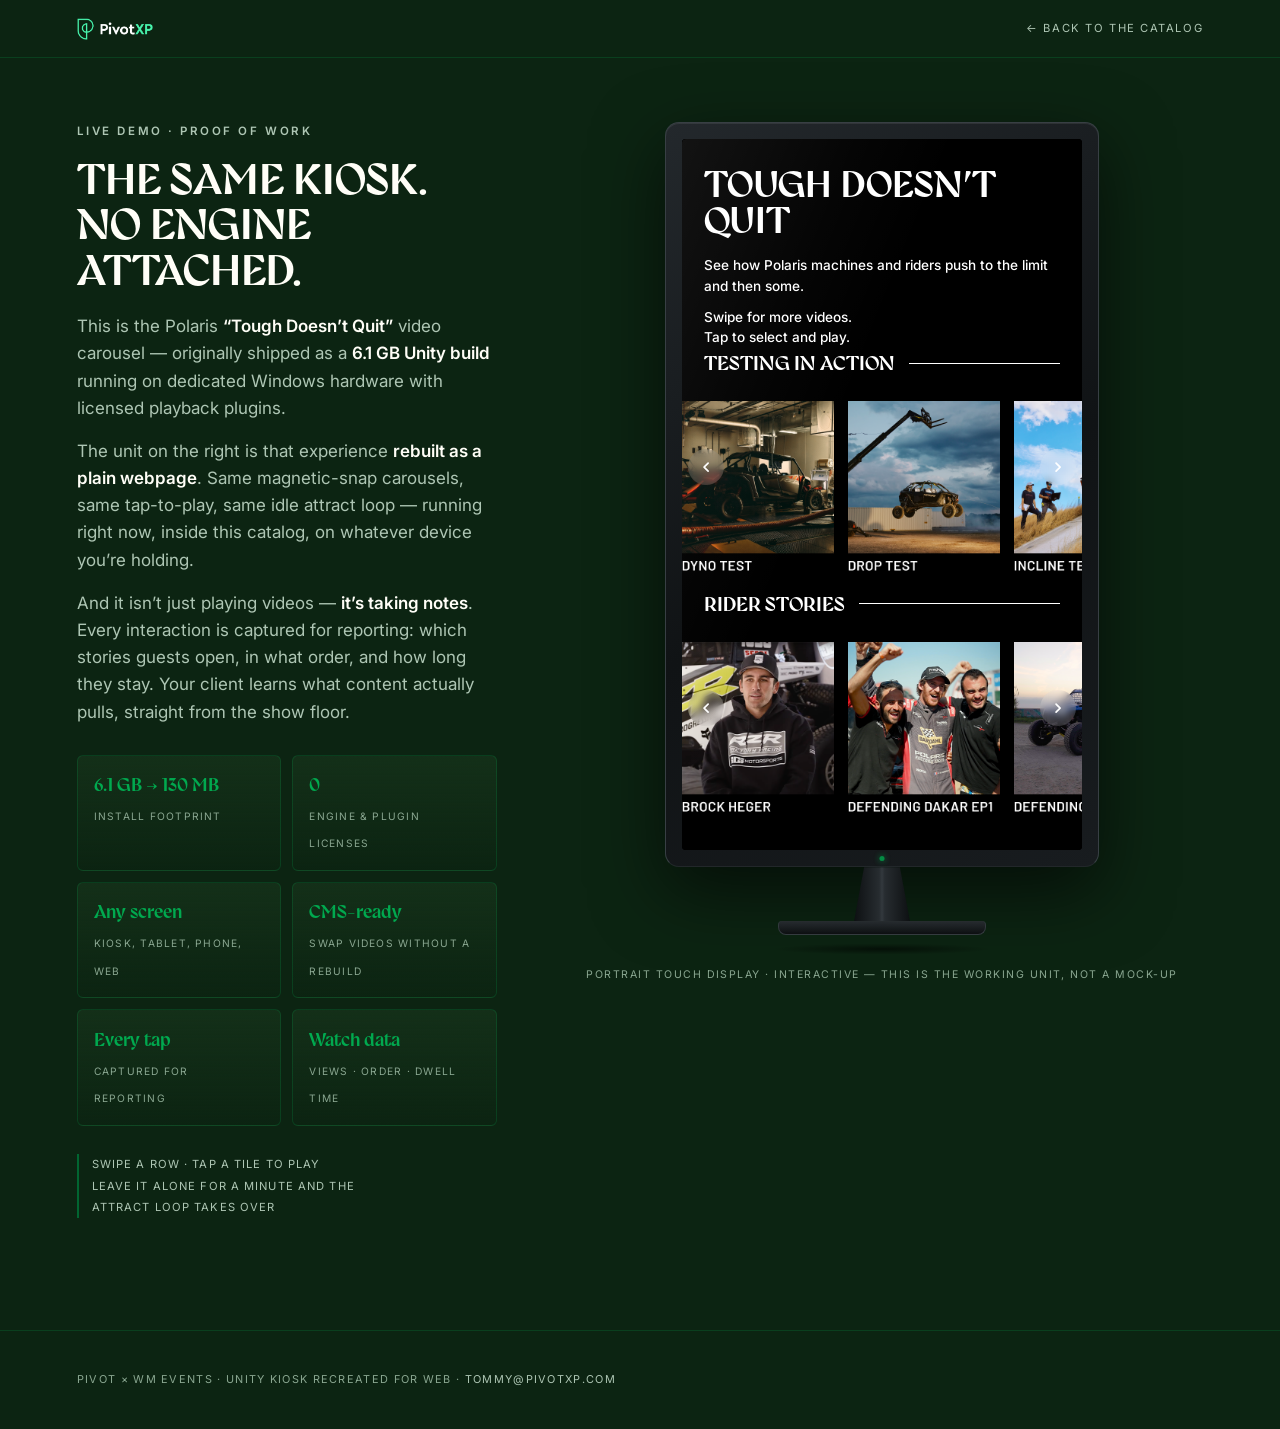
<file: polaris.html>
<!doctype html>
<html lang="en">
<head>
<meta charset="utf-8">
<meta name="viewport" content="width=device-width,initial-scale=1">
<meta name="description" content="The Polaris “Tough Doesn’t Quit” Unity kiosk, rebuilt by Pivot as a lightweight webpage you can drive in the browser.">
<title>Polaris "Tough Doesn't Quit" — Unity Kiosk, Rebuilt for Web · Pivot × WM Events</title>
<meta name="robots" content="noindex">
<meta property="og:title" content="Polaris Kiosk — Rebuilt for Web · Pivot">
<meta property="og:description" content="A 6.1 GB Unity kiosk recreated as a webpage — live, interactive, and 130 MB.">
<meta property="og:image" content="https://pivotxp.github.io/wm-events-catalog/assets/img/og-cover.jpg">
<meta name="twitter:card" content="summary_large_image">
<link rel="preconnect" href="https://fonts.googleapis.com">
<link rel="preconnect" href="https://fonts.gstatic.com" crossorigin>
<link rel="stylesheet" href="https://fonts.googleapis.com/css2?family=Inter:wght@400..700&amp;display=swap">
<style>
@font-face{font-family:Gyst;src:url(assets/fonts/Gyst-Bold.otf) format('opentype');font-weight:700;font-display:swap}
@font-face{font-family:Gyst;src:url(assets/fonts/Gyst-Medium.otf) format('opentype');font-weight:500;font-display:swap}
@font-face{font-family:Gyst;src:url(assets/fonts/Gyst-Light.otf) format('opentype');font-weight:300;font-display:swap}
:root{
  --bg:#0C2412; --surface:#143019; --raise:#1D4122; --line:rgba(1,169,79,.20);
  --ink:#FFFEF7; --muted:#AEC6B4; --dim:#8AA791;
  --mint:#01A94F; --mint-deep:#016531; --mint-ink:#06210F;--mint-lt:#5FDD9A;--gold:#CFB888;
  --disp:"Gyst",Georgia,serif; --body:"Inter",system-ui,-apple-system,"Segoe UI",Helvetica,Arial,sans-serif; --mono:"Inter",system-ui,-apple-system,"Segoe UI",Helvetica,Arial,sans-serif;
}
*{margin:0;padding:0;box-sizing:border-box}
body{background:var(--bg);color:var(--ink);font-family:var(--body);font-size:17px;line-height:1.6;-webkit-font-smoothing:antialiased}
a{color:inherit;text-decoration:none}

/* ---------- page chrome (lookbook language) ---------- */
.top{display:flex;align-items:center;justify-content:space-between;padding:1.1rem clamp(1.2rem,6vw,5rem);border-bottom:1px solid var(--line)}
.top img{height:22px;width:auto;display:block}
.top a.back{font-family:var(--mono);font-size:.7rem;letter-spacing:.14em;text-transform:uppercase;color:var(--muted);transition:color .2s}
.top a.back:hover{color:var(--mint)}
.wrap{display:grid;gap:clamp(2rem,5vw,4.5rem);grid-template-columns:minmax(300px,420px) 1fr;align-items:start;
  padding:clamp(2rem,5vw,4rem) clamp(1.2rem,6vw,5rem);max-width:1300px;margin:0 auto}
@media(max-width:900px){.wrap{grid-template-columns:1fr}.story{order:2}}
.eyebrow{font-family:var(--mono);font-weight:600;font-size:.72rem;letter-spacing:.22em;text-transform:uppercase;color:var(--mint-lt)}
.story h1{font-family:var(--disp);font-weight:700;font-size:clamp(1.9rem,3.4vw,2.7rem);line-height:1.06;text-transform:uppercase;margin:1rem 0 1.2rem;text-wrap:balance}
.story p{color:var(--muted);margin-bottom:1rem;max-width:46ch}
.story b{color:var(--ink);font-weight:600}
.stats{display:grid;grid-template-columns:1fr 1fr;gap:.7rem;margin:1.8rem 0}
.stats .s{border:1px solid var(--line);border-radius:6px;padding:.9rem 1rem;background:linear-gradient(180deg,var(--surface),transparent)}
.stats .s b{display:block;font-family:var(--disp);font-weight:700;font-size:1.15rem;color:var(--mint);margin-bottom:.1rem}
.stats .s span{font-family:var(--mono);font-size:.64rem;letter-spacing:.12em;text-transform:uppercase;color:var(--dim)}
.hint{font-family:var(--mono);font-size:.7rem;letter-spacing:.1em;text-transform:uppercase;color:var(--dim);border-left:2px solid var(--mint-deep);padding-left:.8rem;line-height:1.9}

/* ---------- touchscreen TV unit ---------- */
.stage{display:flex;flex-direction:column;align-items:center;gap:0}
.tv{position:relative;padding:clamp(10px,1.6vw,16px);border-radius:14px;
  background:linear-gradient(150deg,#23282c 0%,#101315 55%,#181c1f 100%);
  border:1px solid #383f44;border-bottom-color:#22272a;
  box-shadow:inset 0 1px 0 rgba(255,255,255,.08),0 24px 70px rgba(0,0,0,.6)}
.tv::after{content:"";position:absolute;left:50%;bottom:5px;transform:translateX(-50%);
  width:5px;height:5px;border-radius:50%;background:var(--mint);opacity:.8;box-shadow:0 0 6px var(--mint)}
.frame{position:relative;width:min(400px,84vw);aspect-ratio:9/16;background:#000;border-radius:4px;overflow:hidden;
  box-shadow:inset 0 0 0 1px rgba(0,0,0,.9)}
.frame::after{content:"";position:absolute;inset:0;z-index:20;pointer-events:none;border-radius:4px;
  background:linear-gradient(112deg,rgba(255,255,255,.075) 0%,rgba(255,255,255,.02) 26%,transparent 40%)}
.stand{display:flex;flex-direction:column;align-items:center;width:min(400px,84vw)}
.stand .neck{width:14%;height:clamp(34px,5vw,54px);
  background:linear-gradient(90deg,#0d1012,#272c30 45%,#33393e 50%,#272c30 55%,#0d1012);
  clip-path:polygon(18% 0,82% 0,100% 100%,0 100%)}
.stand .base{width:52%;height:clamp(10px,1.4vw,14px);border-radius:4px 4px 8px 8px;
  background:linear-gradient(180deg,#2c3236,#0e1113);border:1px solid #383f44;border-top:none}
.stand .floor{width:78%;height:16px;margin-top:6px;border-radius:50%;
  background:radial-gradient(50% 50% at 50% 50%,rgba(0,0,0,.55),transparent 70%)}
.frame-cap{margin-top:.6rem;font-family:var(--mono);font-size:.66rem;letter-spacing:.14em;text-transform:uppercase;color:var(--dim);text-align:center}

/* ---------- kiosk (faithful recreation) ---------- */
.kiosk{position:absolute;inset:0;background:#000;color:#fff;display:flex;flex-direction:column;
  font-family:var(--disp);user-select:none;-webkit-user-select:none;touch-action:pan-y;overflow:hidden;padding-bottom:8%}
.kiosk .pad{padding:0 5.5%}
.k-head{margin-top:7%}
.k-head h2{font-weight:700;text-transform:uppercase;font-size:clamp(1.6rem,9.2cqw,2.6rem);line-height:.98;letter-spacing:.01em}
.k-head .sub{margin-top:4.5%;font-family:var(--body);font-weight:500;font-size:clamp(.72rem,3.4cqw,.95rem);line-height:1.5;color:#fff}
.k-head .sub + .sub{margin-top:3%}
.frame{container-type:inline-size}
.k-row{margin-top:auto}
.k-row .k-label{display:flex;align-items:center;gap:4%;padding:0 5.5%}
.k-row .k-label h3{font-weight:700;text-transform:uppercase;font-size:clamp(.95rem,5cqw,1.4rem);white-space:nowrap}
.k-row .k-label .rule{flex:1;height:1px;background:#fff}
.k-car{position:relative;margin-top:3.5%}
.k-strip{display:flex;gap:3.5cqw;overflow-x:auto;scroll-snap-type:x mandatory;padding:2% 5.5%;scrollbar-width:none;cursor:grab}
.k-strip::-webkit-scrollbar{display:none}
.k-strip.dragging{cursor:grabbing;scroll-snap-type:none}
.k-tile{flex:0 0 38cqw;scroll-snap-align:start}
.k-tile .ph{width:100%;aspect-ratio:400/470;object-fit:contain;display:block;pointer-events:none}
.k-arrow{position:absolute;top:38%;transform:translateY(-50%);width:9cqw;height:9cqw;border:none;border-radius:50%;
  background:rgba(255,255,255,.14);backdrop-filter:blur(4px);color:#fff;display:flex;align-items:center;justify-content:center;cursor:pointer;z-index:2;transition:background .2s,opacity .3s}
.k-arrow:hover{background:rgba(255,255,255,.3)}
.k-arrow svg{width:45%;height:45%;fill:none;stroke:#fff;stroke-width:2.5;stroke-linecap:round;stroke-linejoin:round}
.k-arrow.prev{left:1.5%}.k-arrow.next{right:1.5%}
.k-arrow[disabled]{opacity:0;pointer-events:none}

/* ---------- player ---------- */
.k-player{position:absolute;inset:0;background:#000;display:none;z-index:5}
.k-player.open{display:block}
.k-player video{width:100%;height:100%;object-fit:cover;display:block}
.k-btn{position:absolute;font-family:var(--disp);font-weight:700;text-transform:uppercase;
  font-size:clamp(.6rem,3.1cqw,.85rem);letter-spacing:.04em;color:#fff;background:#1B66C9;border:none;cursor:pointer;
  display:flex;align-items:center;gap:.5em;padding:.7em 1.1em;border-radius:3px;z-index:6}
.k-btn svg{width:.9em;height:.9em;fill:#fff}
.k-btn.back{left:11.6%;bottom:20.9%;width:29.9%;height:4.4%;justify-content:center;padding:0;font-size:clamp(.5rem,2.55cqw,.72rem)}
.k-btn.replay{right:11.6%;bottom:20.9%;height:4.4%;padding:0 1.2em;background:rgba(255,255,255,.16)}
.k-note{position:absolute;left:5.5%;bottom:2.5%;font-family:var(--body);font-size:clamp(.42rem,1.8cqw,.55rem);color:#777;z-index:6}

/* ---------- attract ---------- */
.k-attract{position:absolute;inset:0;background:#000;display:none;z-index:8;cursor:pointer}
.k-attract.open{display:block}
.k-attract video{width:100%;height:100%;object-fit:cover}
.k-attract .cta{position:absolute;left:0;right:0;bottom:9%;text-align:center;font-family:var(--disp);font-weight:700;
  text-transform:uppercase;font-size:clamp(.8rem,4cqw,1.1rem);letter-spacing:.14em;color:#fff;animation:pulse 2.2s ease-in-out infinite}
@keyframes pulse{0%,100%{opacity:.35}50%{opacity:1}}

footer{padding:2.5rem clamp(1.2rem,6vw,5rem);border-top:1px solid var(--line);margin-top:2rem}
footer .fine{font-family:var(--mono);font-size:.68rem;letter-spacing:.12em;text-transform:uppercase;color:var(--dim)}
footer .fine a{color:var(--muted)}
</style>
  <link rel="icon" href="data:image/svg+xml,%3Csvg xmlns='http://www.w3.org/2000/svg' viewBox='0 0 100 100'%3E%3Ccircle cx='50' cy='50' r='42' fill='none' stroke='%2301A94F' stroke-width='10'/%3E%3C/svg%3E">
</head>
<body>

<div class="top">
  <a href="index.html"><img src="assets/img/pivot-logo.png" alt="PivotXP" width="2101" height="607"></a>
  <a class="back" href="index.html#proof">← Back to the catalog</a>
</div>

<div class="wrap">
  <div class="story">
    <p class="eyebrow">Live demo · Proof of work</p>
    <h1>The same kiosk.<br>No engine attached.</h1>
    <p>This is the Polaris <b>“Tough Doesn’t Quit”</b> video carousel — originally shipped as a
    <b>6.1&nbsp;GB Unity build</b> running on dedicated Windows hardware with licensed playback plugins.</p>
    <p>The unit on the right is that experience <b>rebuilt as a plain webpage</b>. Same magnetic-snap
    carousels, same tap-to-play, same idle attract loop — running right now, inside this catalog,
    on whatever device you’re holding.</p>
    <p>And it isn’t just playing videos — <b>it’s taking notes</b>. Every interaction is captured for
    reporting: which stories guests open, in what order, and how long they stay. Your client learns
    what content actually pulls, straight from the show floor.</p>
    <div class="stats">
      <div class="s"><b>6.1 GB → 130 MB</b><span>Install footprint</span></div>
      <div class="s"><b>0</b><span>Engine &amp; plugin licenses</span></div>
      <div class="s"><b>Any screen</b><span>Kiosk, tablet, phone, web</span></div>
      <div class="s"><b>CMS-ready</b><span>Swap videos without a rebuild</span></div>
      <div class="s"><b>Every tap</b><span>Captured for reporting</span></div>
      <div class="s"><b>Watch data</b><span>Views · order · dwell time</span></div>
    </div>
    <p class="hint">Swipe a row · tap a tile to play<br>Leave it alone for a minute and the attract loop takes over</p>
  </div>

  <div class="stage">
    <div class="tv">
    <div class="frame">
      <div class="kiosk" id="kiosk">
        <div class="k-head pad">
          <h2>Tough Doesn’t Quit</h2>
          <p class="sub">See how Polaris machines and riders push to the limit and then some.</p>
          <p class="sub">Swipe for more videos.<br>Tap to select and play.</p>
        </div>
        <div class="k-row">
          <div class="k-label"><h3>Testing in Action</h3><div class="rule"></div></div>
          <div class="k-car">
            <button class="k-arrow prev" aria-label="Scroll back"><svg viewBox="0 0 24 24"><path d="M15 18l-6-6 6-6"/></svg></button>
            <div class="k-strip" id="strip1"></div>
            <button class="k-arrow next" aria-label="Scroll forward"><svg viewBox="0 0 24 24"><path d="M9 6l6 6-6 6"/></svg></button>
          </div>
        </div>
        <div class="k-row">
          <div class="k-label"><h3>Rider Stories</h3><div class="rule"></div></div>
          <div class="k-car">
            <button class="k-arrow prev" aria-label="Scroll back"><svg viewBox="0 0 24 24"><path d="M15 18l-6-6 6-6"/></svg></button>
            <div class="k-strip" id="strip2"></div>
            <button class="k-arrow next" aria-label="Scroll forward"><svg viewBox="0 0 24 24"><path d="M9 6l6 6-6 6"/></svg></button>
          </div>
        </div>

        <div class="k-player" id="player">
          <video id="pvideo" playsinline preload="auto"></video>
          <button class="k-btn back" id="btnBack"><svg viewBox="0 0 24 24"><path d="M14 6l-6 6 6 6z"/></svg>Back to videos</button>
          <button class="k-btn replay" id="btnReplay"><svg viewBox="0 0 24 24"><path d="M12 5V1L7 6l5 5V7a5 5 0 1 1-5 5H5a7 7 0 1 0 7-7z"/></svg>Replay</button>
          <span class="k-note" id="pnote"></span>
        </div>

        <div class="k-attract" id="attract">
          <video src="assets/polaris/video/attract.mp4" muted loop playsinline preload="none"></video>
          <div class="cta">Tap to explore</div>
        </div>
      </div>
    </div>
    </div>
    <div class="stand"><div class="neck"></div><div class="base"></div><div class="floor"></div></div>
    <p class="frame-cap">Portrait touch display · interactive — this is the working unit, not a mock-up</p>
  </div>
</div>

<footer>
  <p class="fine">Pivot × WM Events&nbsp;·&nbsp;Unity kiosk recreated for web&nbsp;·&nbsp;<a href="mailto:tommy@pivotxp.com">tommy@pivotxp.com</a></p>
</footer>

<script>
const C1=[
 ["Chassis_Dyno_Test","Chassis Dyno Test"],["Drop_Test","Drop Test"],["Incline_Test","Incline Test"],
 ["Mud_Test","Mud Test"],["Off_Camber_Test","Off Camber Test"],["Oval_Track_Test","Oval Track Test"],
 ["Payload_Test","Payload Test"],["Rock_Crawl_Test","Rock Crawl Test"],["Sound_Chamber_Test","Sound Chamber Test"],
 ["VDS_Machine","VDS Machine"]];
const C2=[
 ["BrockHeger","Brock_Heger","Brock Heger"],["Dakar1","Dakar1","Dakar · Part 1"],["Dakar2","Dakar2","Dakar · Part 2"],
 ["Dakar3","Dakar3","Dakar · Part 3"],["Dakar4","Dakar4","Dakar · Part 4"],["Jeremy_Twitch","Jeremy_Twitch","Jeremy “Twitch” Stenberg"],
 ["TavoVil","TavoVil","Tavo Vildósola"],["VickiGolden","VickiGolden","Vicki Golden"],["WrightFamily","WrightFamily","Wright Family"]];

const T="assets/polaris/tiles/",V="assets/polaris/video/";
function tile(img,vid,label,excerpt){
  const f=document.createElement('figure');f.className='k-tile';f.setAttribute('role','button');f.setAttribute('tabindex','0');f.setAttribute('aria-label',label);
  f.addEventListener('keydown',e=>{if(e.key==='Enter'||e.key===' '){e.preventDefault();openPlayer(vid,label,excerpt)}});
  f.innerHTML=`<img class="ph" src="${T}${img}.png" alt="${label}" loading="lazy" draggable="false">`;
  f.addEventListener('click',()=>{if(!dragMoved)openPlayer(vid,label,excerpt)});
  return f;
}
C1.forEach(([n,l])=>strip1.appendChild(tile(n,`c1_${n}`,l,false)));
C2.forEach(([img,vid,l])=>strip2.appendChild(tile(img,`c2_${vid}`,l,true)));

/* drag-to-scroll (mouse) + arrows, magnetic snap via CSS */
let dragMoved=false;
document.querySelectorAll('.k-strip').forEach(strip=>{
  let down=false,sx=0,sl=0,moved=0;
  strip.addEventListener('pointerdown',e=>{if(e.pointerType!=='mouse')return;down=true;moved=0;sx=e.clientX;sl=strip.scrollLeft;strip.classList.add('dragging')});
  window.addEventListener('pointermove',e=>{if(!down)return;const dx=e.clientX-sx;moved=Math.max(moved,Math.abs(dx));strip.scrollLeft=sl-dx});
  window.addEventListener('pointerup',()=>{if(!down)return;down=false;dragMoved=moved>6;strip.classList.remove('dragging');setTimeout(()=>dragMoved=false,50)});
  const car=strip.parentElement,prev=car.querySelector('.prev'),next=car.querySelector('.next');
  const step=()=>strip.querySelector('.k-tile').getBoundingClientRect().width*2;
  prev.addEventListener('click',()=>strip.scrollBy({left:-step(),behavior:'smooth'}));
  next.addEventListener('click',()=>strip.scrollBy({left:step(),behavior:'smooth'}));
  const upd=()=>{prev.disabled=strip.scrollLeft<10;next.disabled=strip.scrollLeft>strip.scrollWidth-strip.clientWidth-10};
  strip.addEventListener('scroll',upd,{passive:true});upd();
});

/* player */
const player=document.getElementById('player'),pv=document.getElementById('pvideo'),pnote=document.getElementById('pnote');
function openPlayer(vid,label,excerpt){
  pv.src=`${V}${vid}.mp4`;pnote.textContent=excerpt?'Excerpt — trimmed for web demo':'';
  player.classList.add('open');pv.play().catch(()=>{});
}
function closePlayer(){player.classList.remove('open');pv.pause();pv.removeAttribute('src');pv.load()}
btnBack.addEventListener('click',closePlayer);
btnReplay.addEventListener('click',()=>{pv.currentTime=0;pv.play()});
pv.addEventListener('ended',()=>setTimeout(()=>{if(player.classList.contains('open')&&pv.ended)closePlayer()},6000));

/* attract loop */
const attract=document.getElementById('attract'),av=attract.querySelector('video');
let idleT;
function armIdle(){clearTimeout(idleT);idleT=setTimeout(()=>{
  if(player.classList.contains('open')&&!pv.paused)return armIdle();
  closePlayer();attract.classList.add('open');av.play().catch(()=>{});
},60000)}
function wake(){if(attract.classList.contains('open')){attract.classList.remove('open');av.pause()}armIdle()}
['pointerdown','pointermove','touchstart','keydown'].forEach(ev=>document.getElementById('kiosk').addEventListener(ev,wake,{passive:true}));
armIdle();
</script>
<script data-goatcounter="https://pivotxp.goatcounter.com/count" async src="https://gc.zgo.at/count.js"></script>
</body>
</html>
</file>
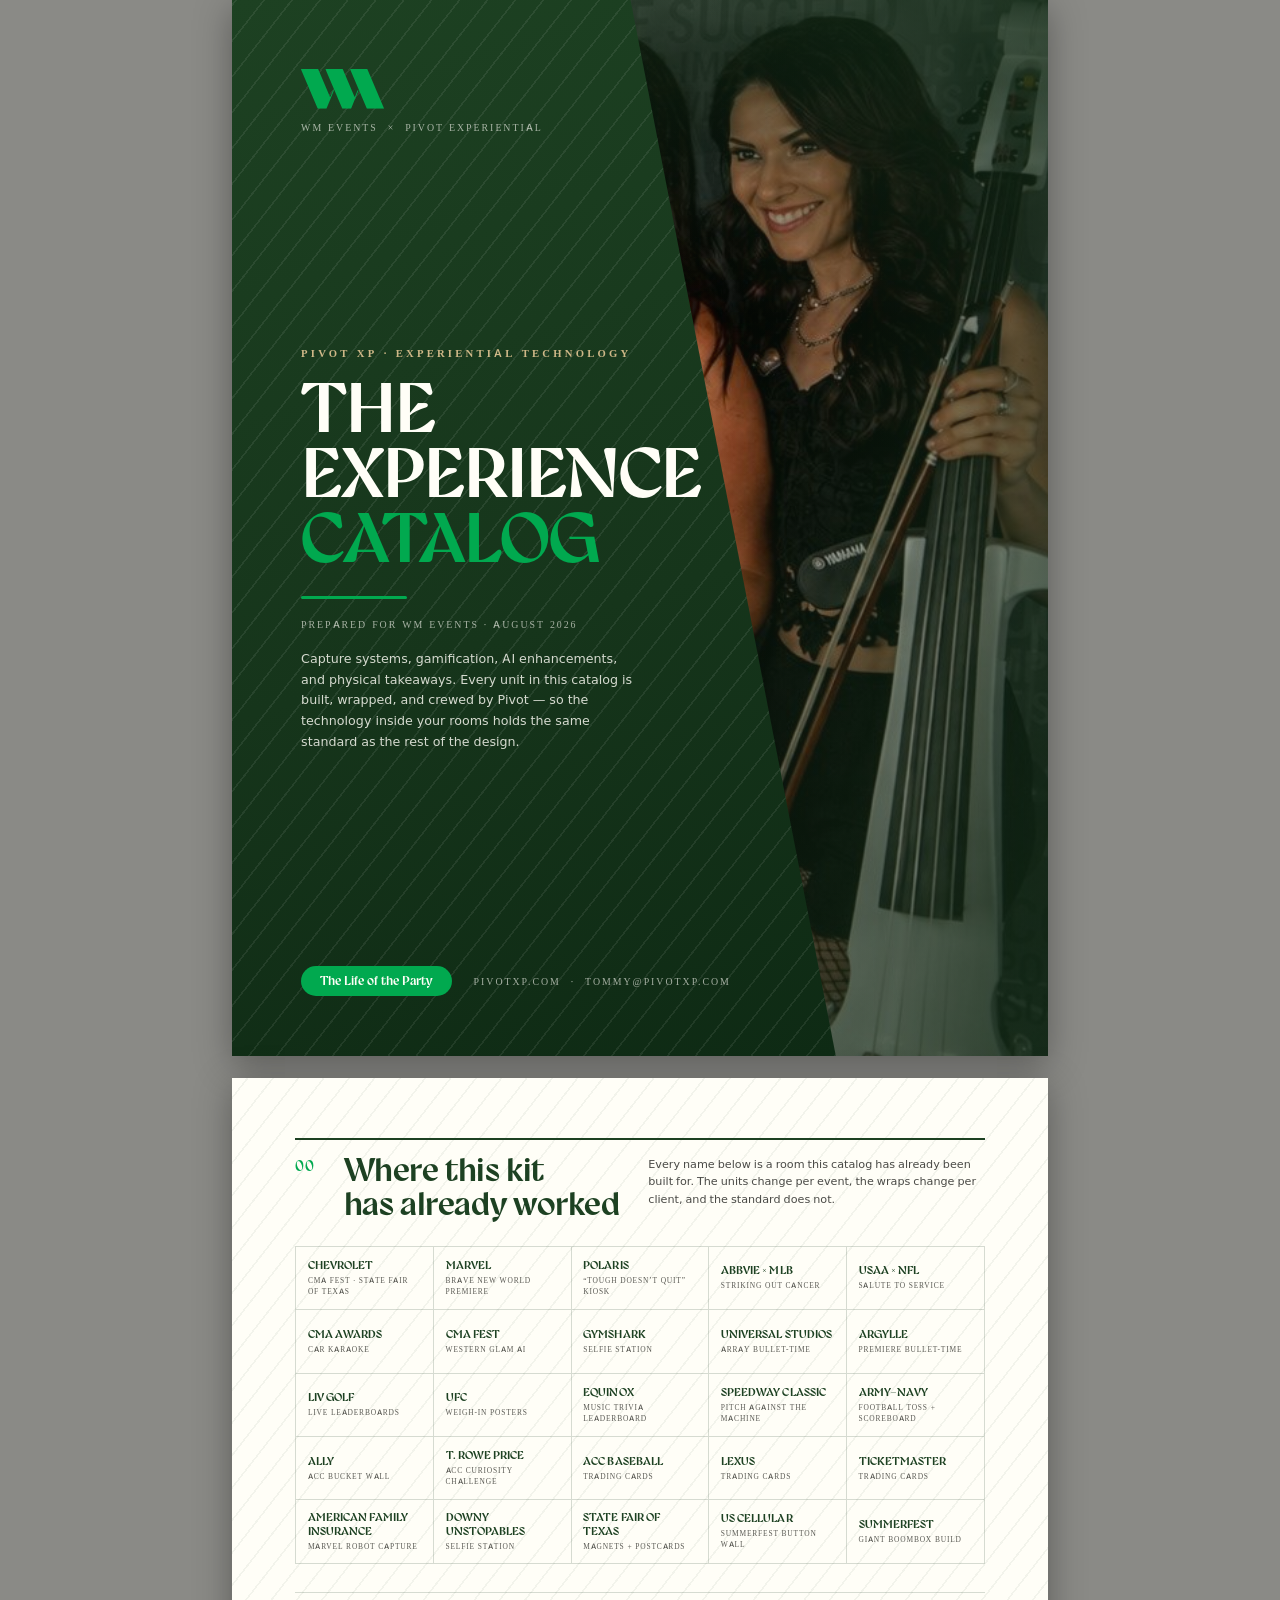
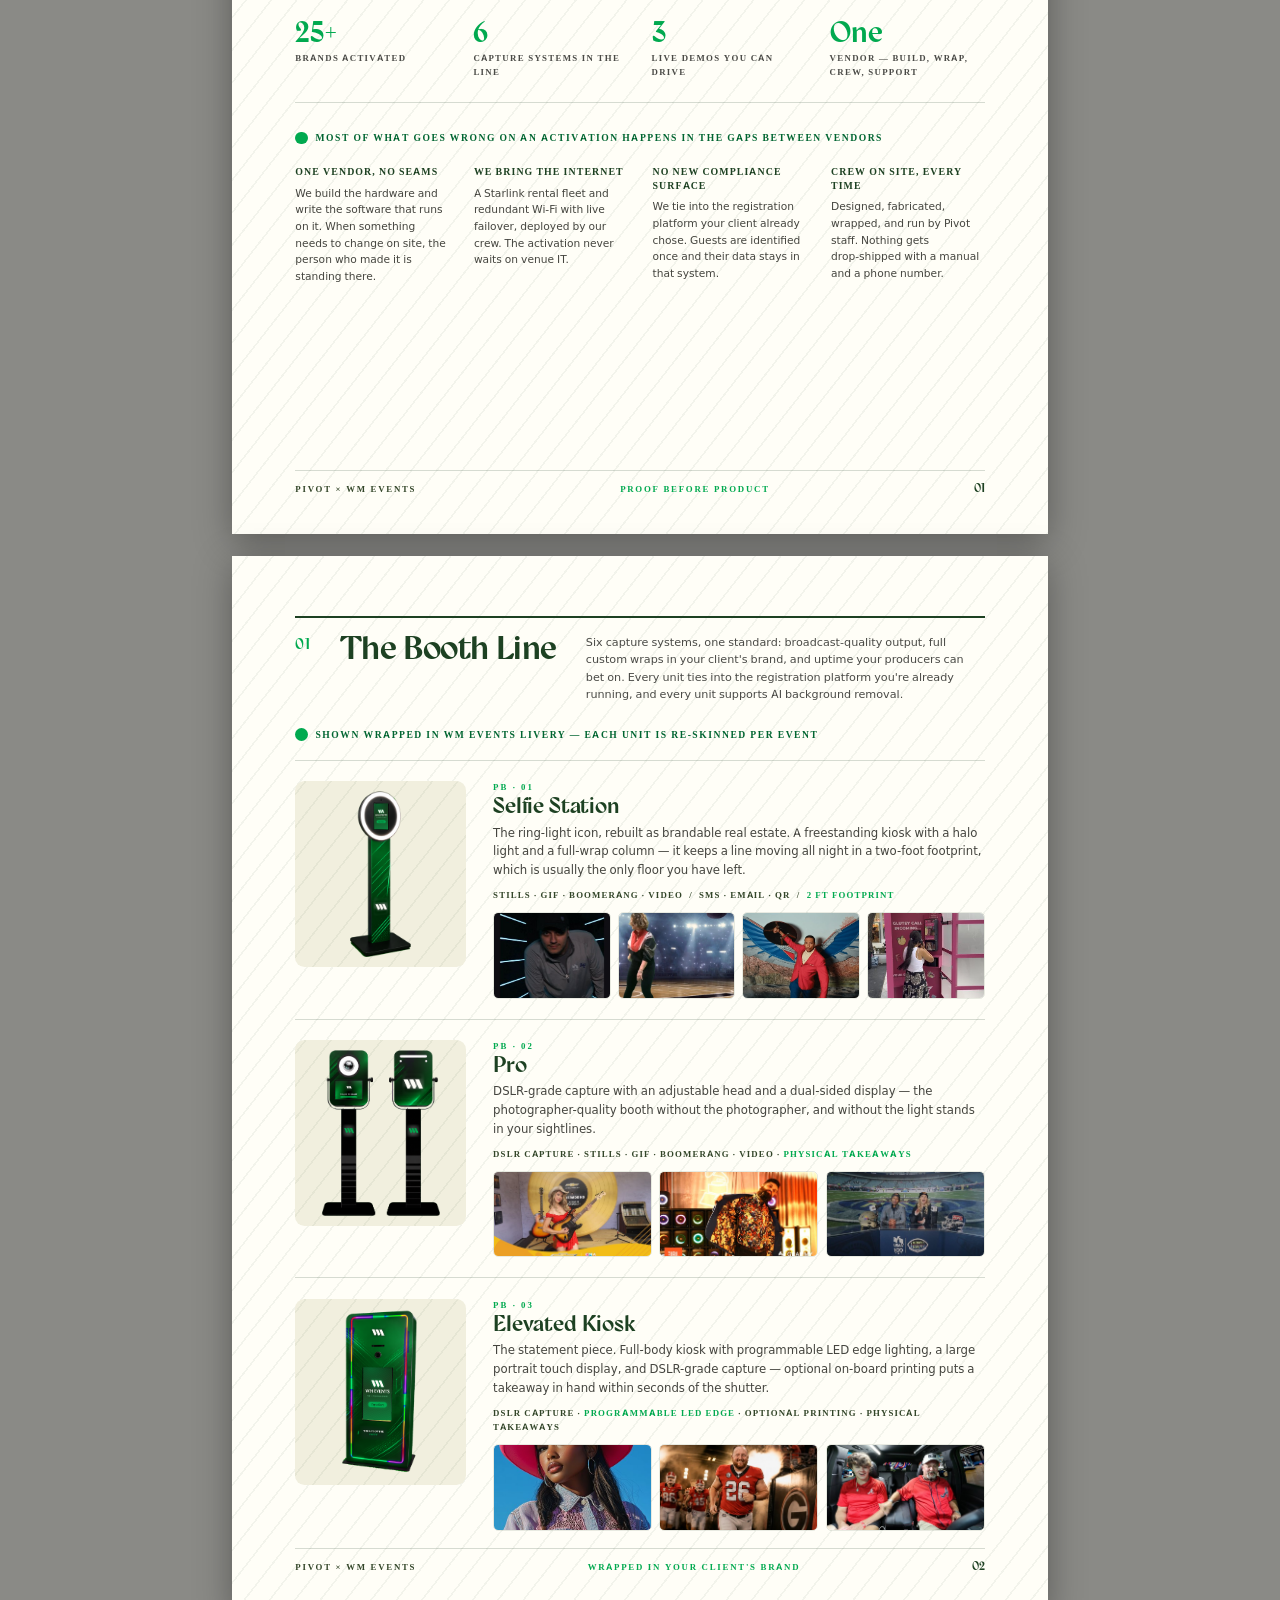
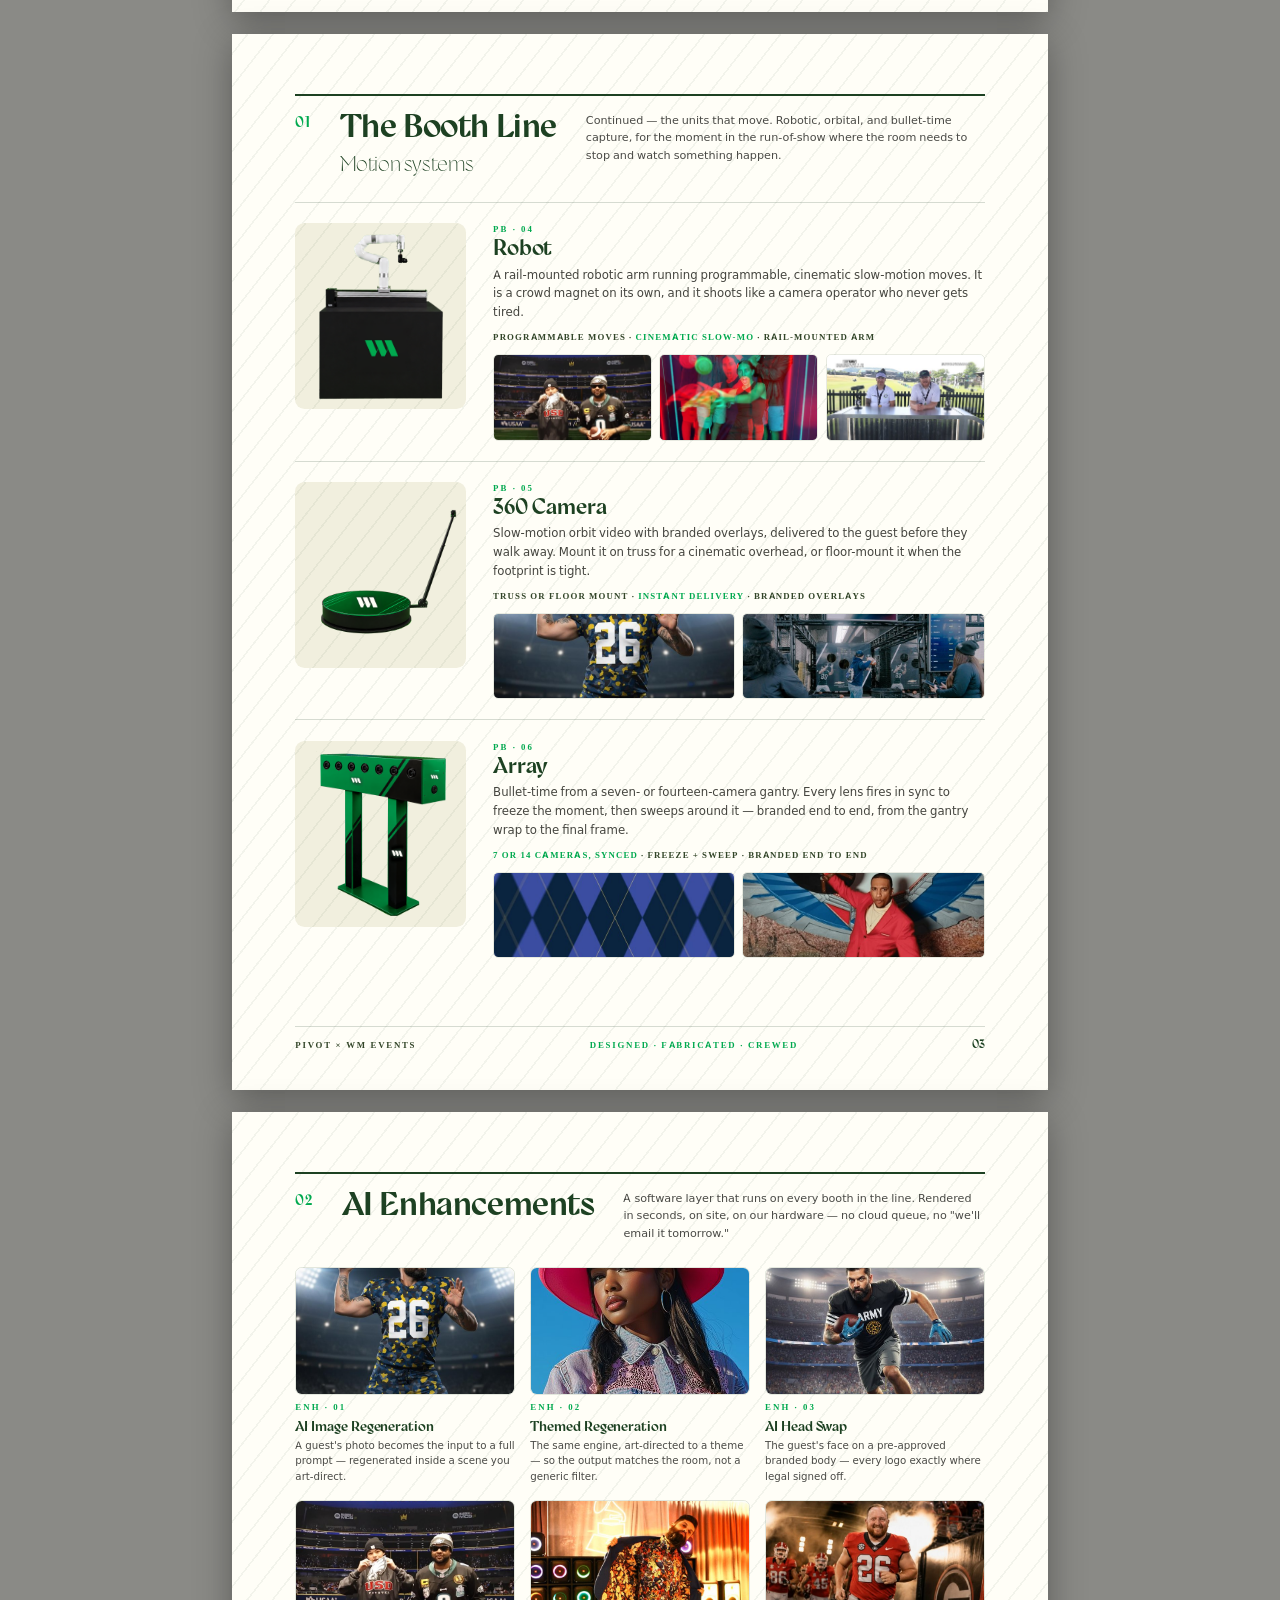
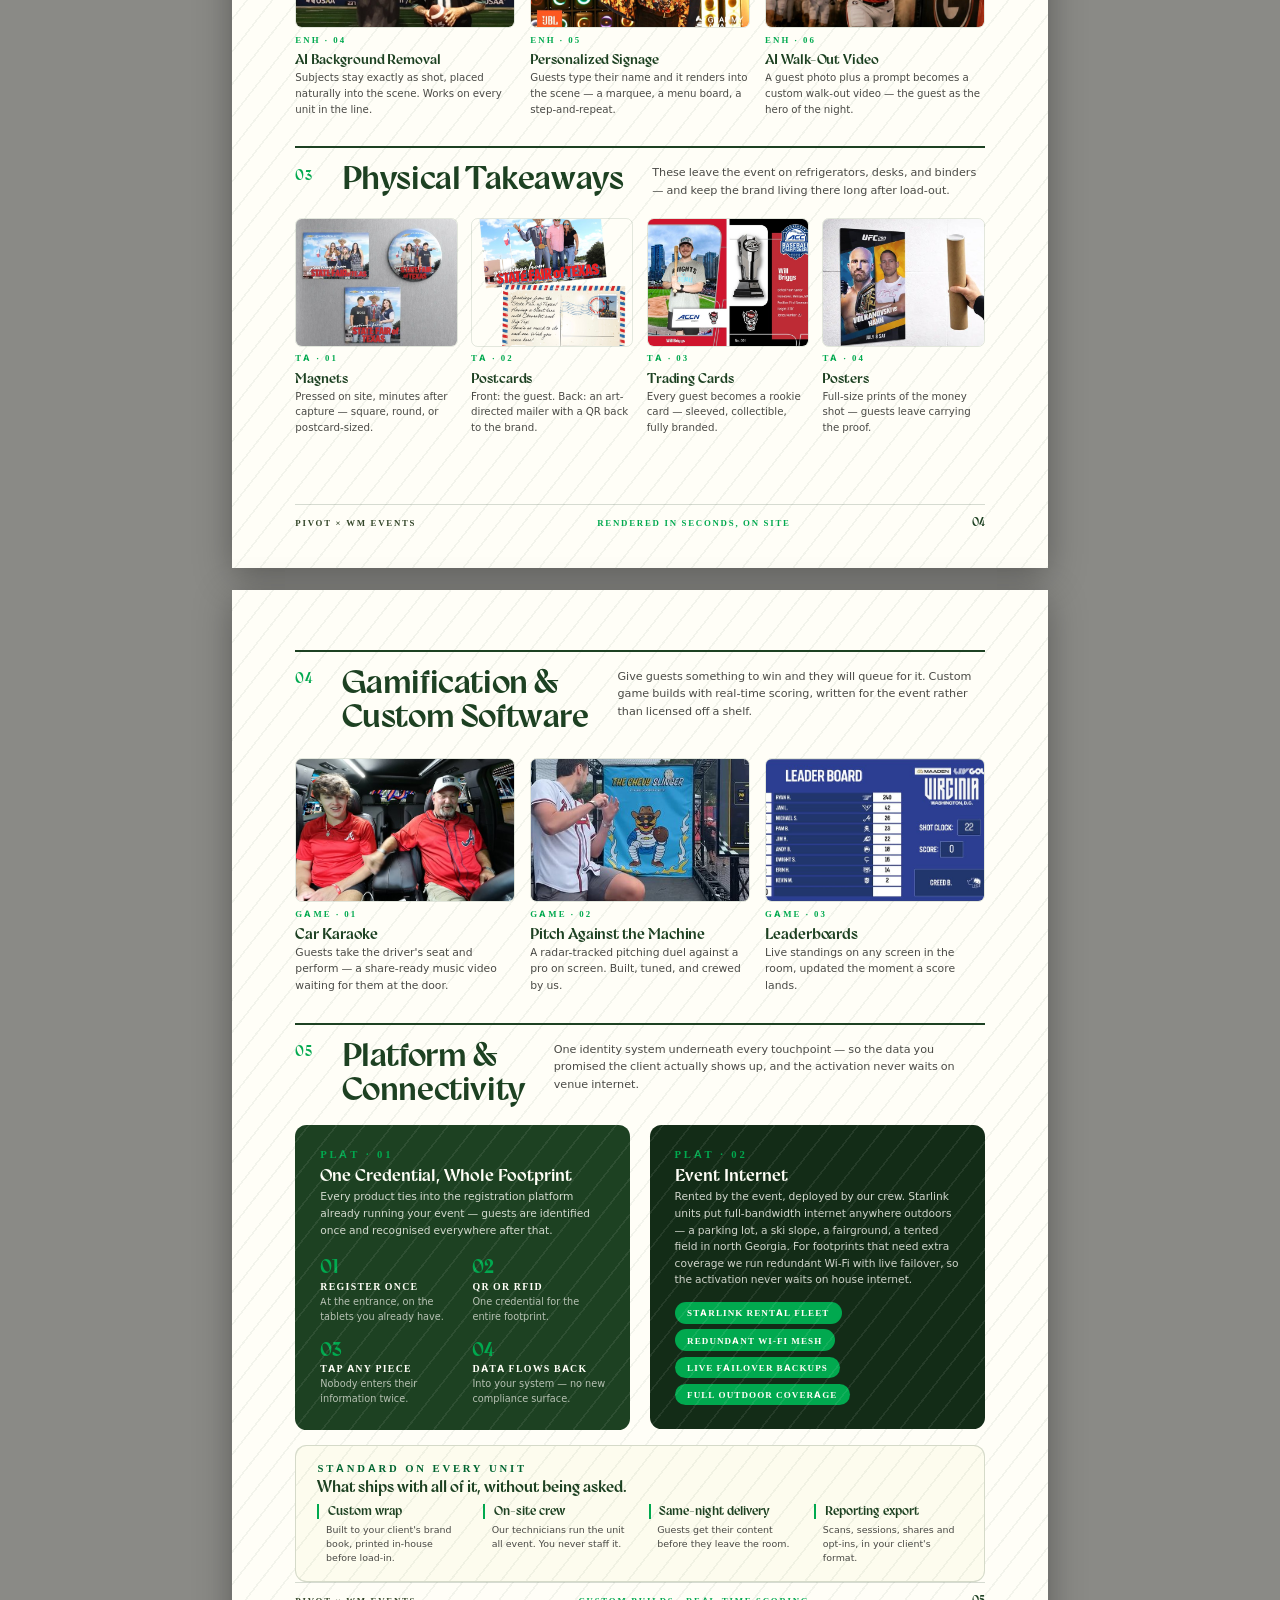
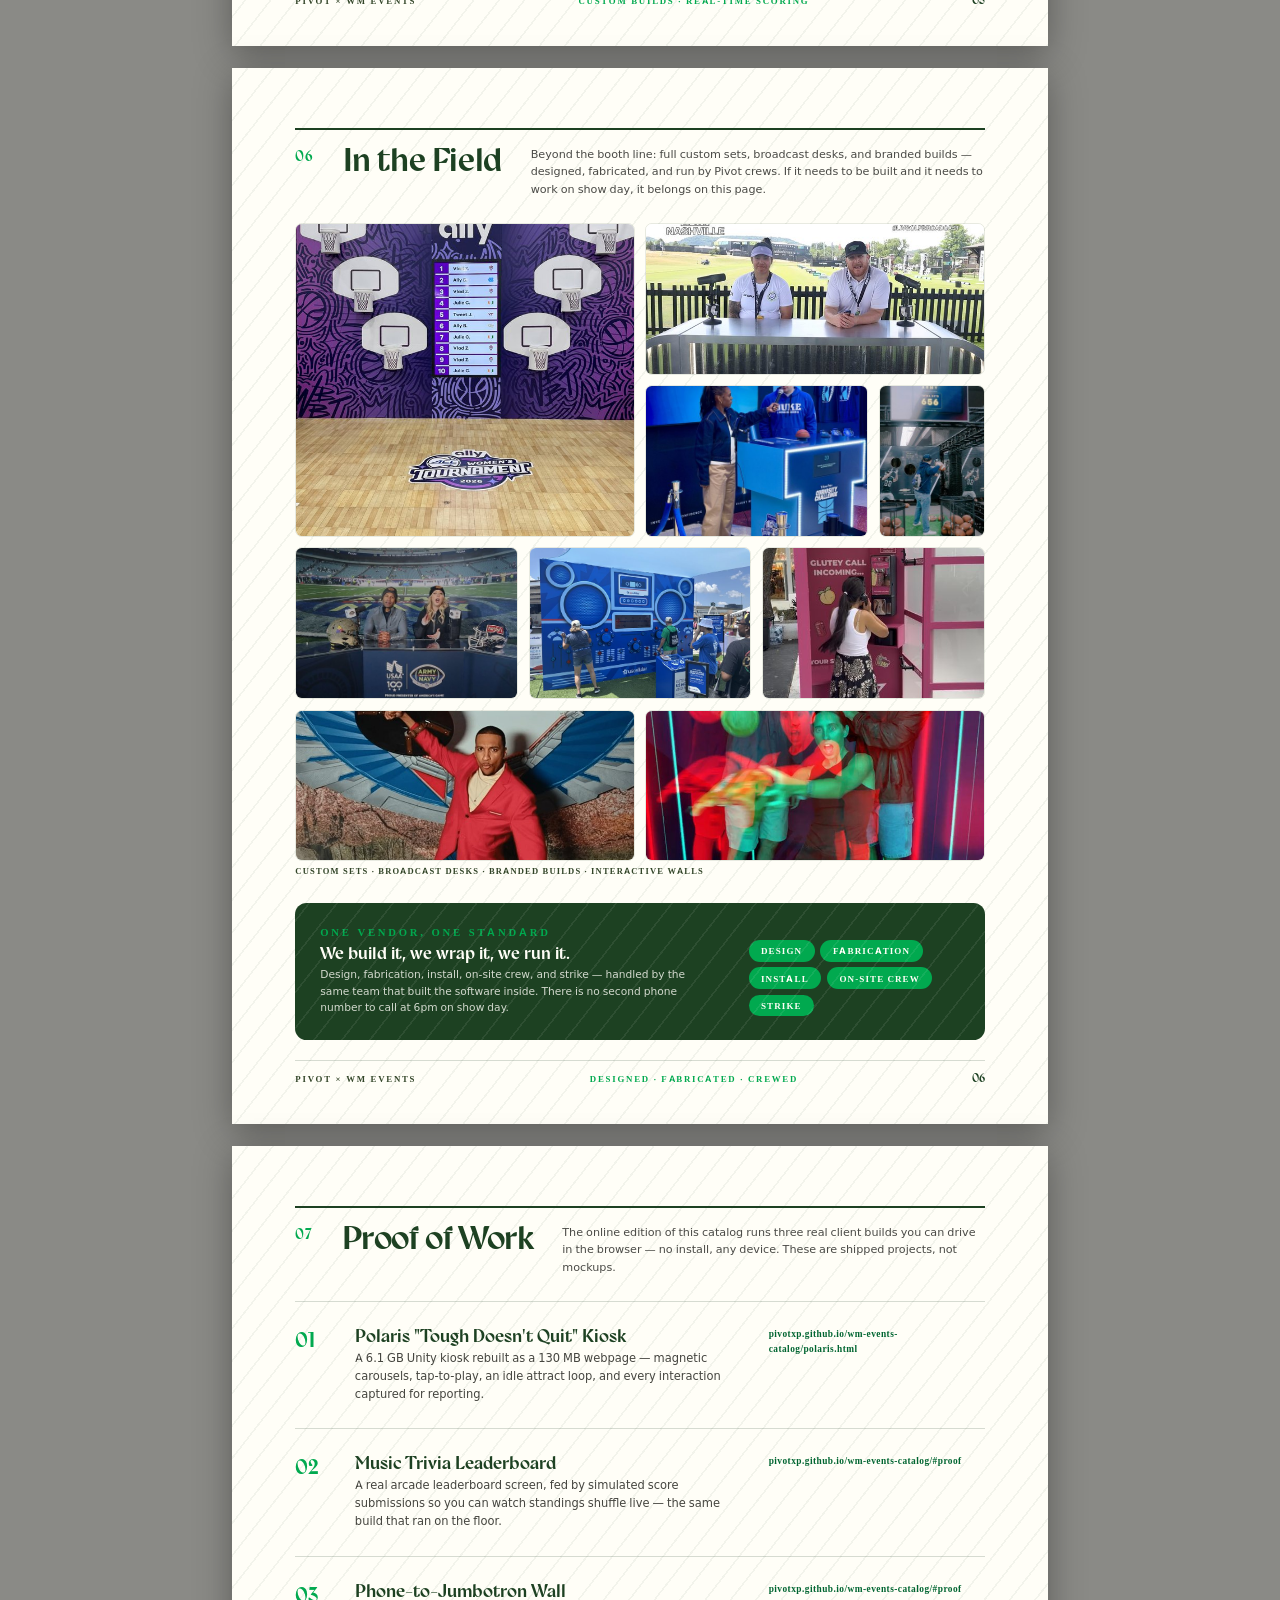
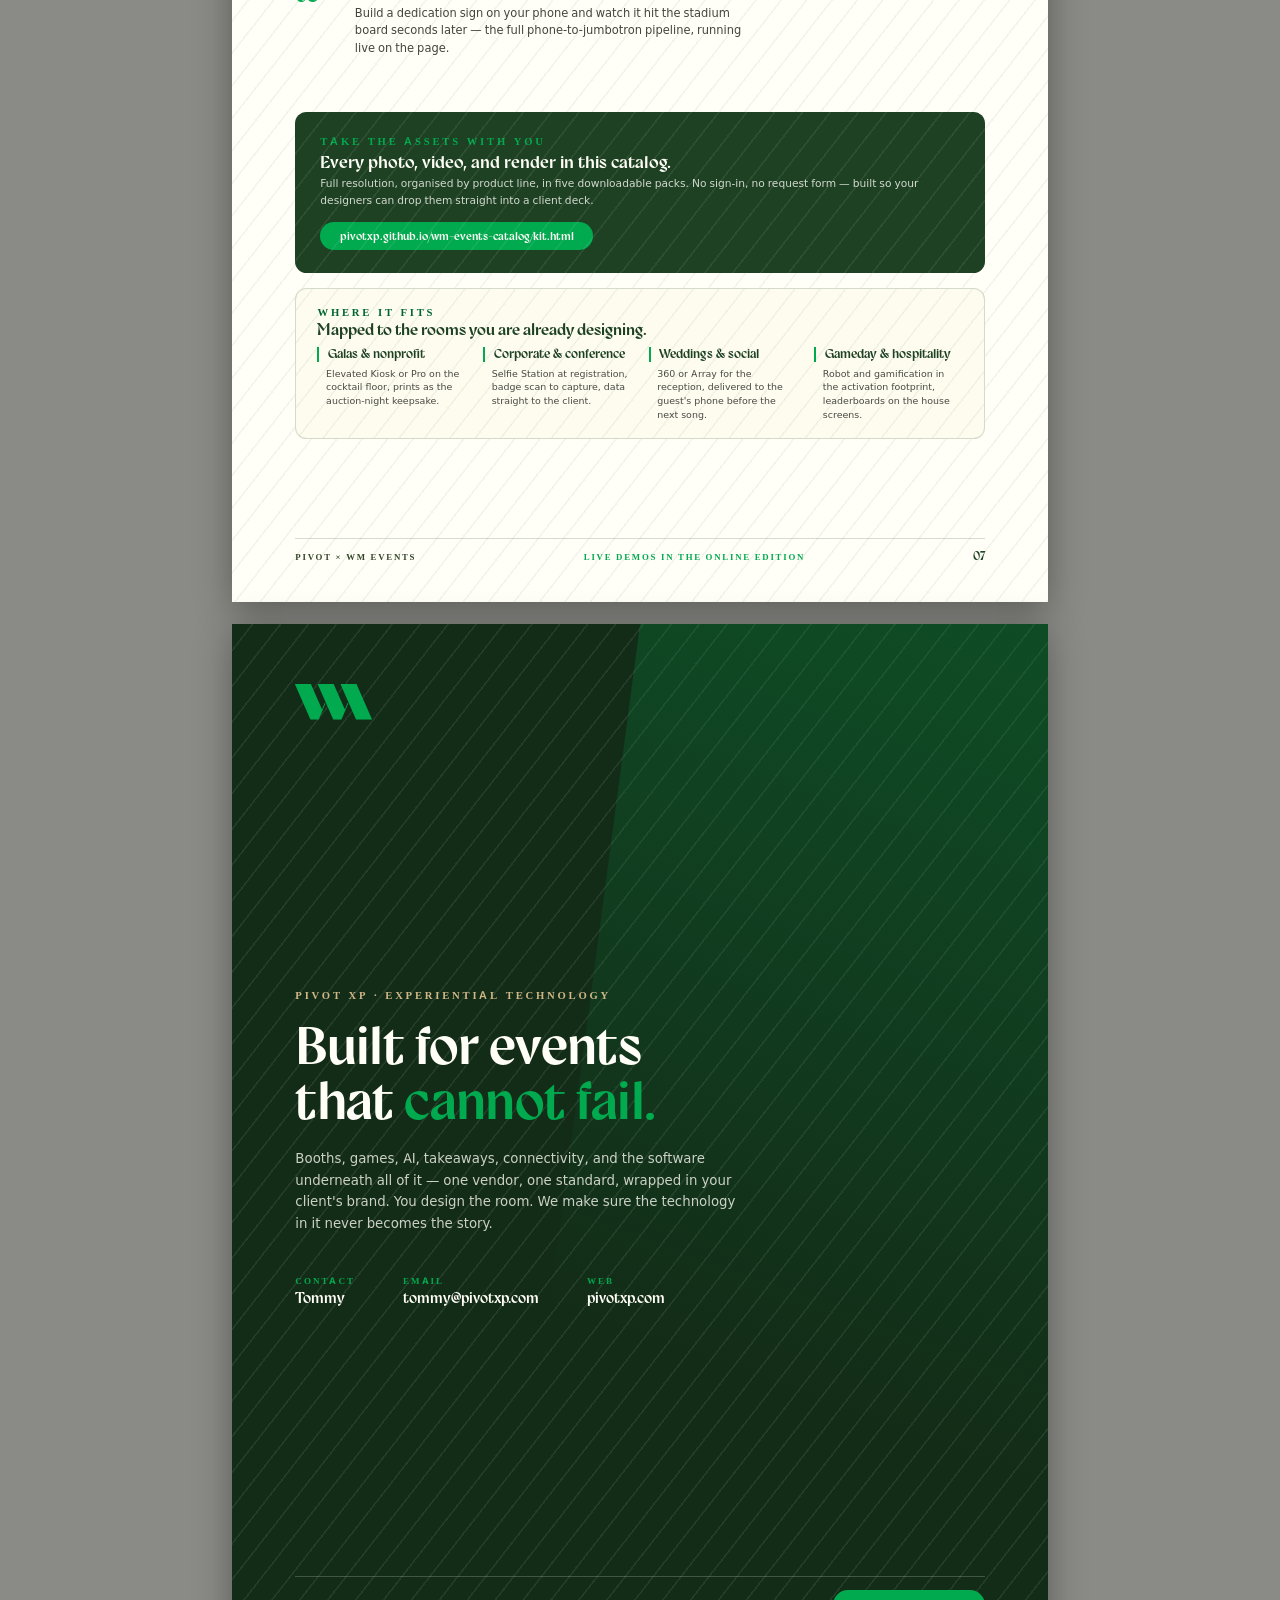
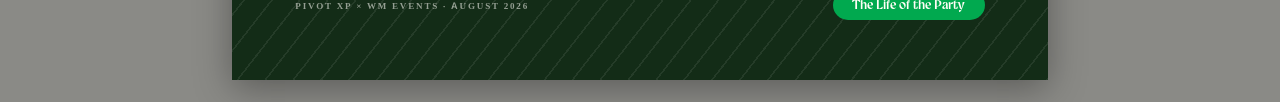
<file: print.html>
<!doctype html><html lang="en"><head><meta charset="utf-8">
<meta name="viewport" content="width=device-width,initial-scale=1">
<meta name="robots" content="noindex, nofollow">
<meta name="description" content="Print edition of the Pivot × WM Events experience catalog.">
<title>Pivot × WM Events — The Experience Catalog</title>
<link rel="stylesheet" href="assets/print/style.css">  <link rel="icon" href="data:image/svg+xml,%3Csvg xmlns='http://www.w3.org/2000/svg' viewBox='0 0 100 100'%3E%3Ccircle cx='50' cy='50' r='42' fill='none' stroke='%2301A94F' stroke-width='10'/%3E%3C/svg%3E">
</head><body>

<!-- ============ 1. COVER ============ -->
<section class="page cover">
  <img class="photo" src="assets/print/img/cover_hero.jpg" alt="">
  <div class="scrim"></div>
  <div class="wedge-edge"></div>
  <div class="wedge"><div class="stripes"></div></div>
  <div class="cover-in">
    <div>
      <img class="mark" src="assets/print/img/logo-wm-mark.svg" alt="WM Events">
      <div class="meta" style="margin-top:.13in">WM Events &nbsp;×&nbsp; Pivot Experiential</div>
    </div>
    <div>
      <div class="eyebrow kicker">Pivot XP · Experiential Technology</div>
      <h1 style="margin-top:.16in">THE<br>EXPERIENCE<br><span class="g">CATALOG</span></h1>
      <div class="rule"></div>
      <div class="meta">Prepared for WM Events · August 2026</div>
      <p class="sub">Capture systems, gamification, AI enhancements, and physical takeaways.
        Every unit in this catalog is built, wrapped, and crewed by Pivot — so the technology
        inside your rooms holds the same standard as the rest of the design.</p>
    </div>
    <div style="display:flex;align-items:center;gap:.22in;flex-wrap:wrap">
      <span class="foot-pill">The Life of the Party</span>
      <span class="meta">pivotxp.com&nbsp; · &nbsp;tommy@pivotxp.com</span>
    </div>
  </div>
</section>

<!-- ============ 2. CREDENTIALS ============ -->
<section class="page"><div class="stripes stripes-dk"></div><div class="pad">
  <div class="hd">
    <div class="num">00</div>
    <h2>Where this kit<br>has already worked</h2>
    <div class="blurb">Every name below is a room this catalog has already been built for. The
      units change per event, the wraps change per client, and the standard does not.</div>
  </div>

  <div class="wall">
    <div><b>Chevrolet</b><i>CMA Fest · State Fair of Texas</i></div>
    <div><b>Marvel</b><i>Brave New World premiere</i></div>
    <div><b>Polaris</b><i>“Tough Doesn’t Quit” kiosk</i></div>
    <div><b>AbbVie × MLB</b><i>Striking Out Cancer</i></div>
    <div><b>USAA × NFL</b><i>Salute to Service</i></div>
    <div><b>CMA Awards</b><i>Car Karaoke</i></div>
    <div><b>CMA Fest</b><i>Western Glam AI</i></div>
    <div><b>Gymshark</b><i>Selfie Station</i></div>
    <div><b>Universal Studios</b><i>Array bullet-time</i></div>
    <div><b>Argylle</b><i>Premiere bullet-time</i></div>
    <div><b>LIV Golf</b><i>Live leaderboards</i></div>
    <div><b>UFC</b><i>Weigh-in posters</i></div>
    <div><b>Equinox</b><i>Music Trivia leaderboard</i></div>
    <div><b>Speedway Classic</b><i>Pitch Against the Machine</i></div>
    <div><b>Army–Navy</b><i>Football toss + scoreboard</i></div>
    <div><b>Ally</b><i>ACC bucket wall</i></div>
    <div><b>T. Rowe Price</b><i>ACC Curiosity Challenge</i></div>
    <div><b>ACC Baseball</b><i>Trading cards</i></div>
    <div><b>Lexus</b><i>Trading cards</i></div>
    <div><b>Ticketmaster</b><i>Trading cards</i></div>
    <div><b>American Family Insurance</b><i>Marvel robot capture</i></div>
    <div><b>Downy Unstopables</b><i>Selfie Station</i></div>
    <div><b>State Fair of Texas</b><i>Magnets + postcards</i></div>
    <div><b>US Cellular</b><i>Summerfest button wall</i></div>
    <div><b>Summerfest</b><i>Giant boombox build</i></div>
  </div>

  <div class="statrow">
    <div><b>25+</b><i>Brands activated</i></div>
    <div><b>6</b><i>Capture systems in the line</i></div>
    <div><b>3</b><i>Live demos you can drive</i></div>
    <div><b>One</b><i>Vendor &mdash; build, wrap, crew, support</i></div>
  </div>

  <div class="note">Most of what goes wrong on an activation happens in the gaps between vendors</div>

  <div class="whyrow" style="margin-top:.22in">
    <div><h3>One vendor, no seams</h3><p>We build the hardware and write the software that runs
      on it. When something needs to change on site, the person who made it is standing there.</p></div>
    <div><h3>We bring the internet</h3><p>A Starlink rental fleet and redundant Wi&#8209;Fi with live
      failover, deployed by our crew. The activation never waits on venue IT.</p></div>
    <div><h3>No new compliance surface</h3><p>We tie into the registration platform your client
      already chose. Guests are identified once and their data stays in that system.</p></div>
    <div><h3>Crew on site, every time</h3><p>Designed, fabricated, wrapped, and run by Pivot staff.
      Nothing gets drop&#8209;shipped with a manual and a phone number.</p></div>
  </div>
</div>
<div class="ft"><span>Pivot &times; WM Events</span><span class="mid">Proof before product</span><span class="pg">01</span></div>
</section>

<!-- ============ 3. BOOTH LINE I ============ -->
<section class="page"><div class="stripes stripes-dk"></div><div class="pad">
  <div class="hd">
    <div class="num">01</div>
    <h2>The Booth&nbsp;Line</h2>
    <div class="blurb">Six capture systems, one standard: broadcast-quality output, full custom
      wraps in your client's brand, and uptime your producers can bet on. Every unit ties into
      the registration platform you're already running, and every unit supports AI background removal.</div>
  </div>
  <div class="note">Shown wrapped in WM Events livery — each unit is re-skinned per event</div>

  <div class="prod">
    <div class="shot"><div class="stripes stripes-dk"></div><img src="assets/print/img/unit_Lite.png" alt=""></div>
    <div>
      <div class="code">PB · 01</div>
      <h3>Selfie Station</h3>
      <p>The ring-light icon, rebuilt as brandable real estate. A freestanding kiosk with a halo
         light and a full-wrap column — it keeps a line moving all night in a two-foot footprint,
         which is usually the only floor you have left.</p>
      <div class="specs">Stills · GIF · Boomerang · Video &nbsp;/&nbsp; SMS · Email · QR &nbsp;/&nbsp; <b>2 ft footprint</b></div>
      <div class="gal">
        <img src="assets/print/img/v_unstop.jpg" alt=""><img src="assets/print/img/v_hoops.jpg" alt="">
        <img src="assets/print/img/v_marvel.jpg" alt=""><img src="assets/print/img/v_gymshark.jpg" alt="">
      </div>
    </div>
  </div>

  <div class="prod">
    <div class="shot"><div class="stripes stripes-dk"></div><img src="assets/print/img/unit_Pro.png" alt=""></div>
    <div>
      <div class="code">PB · 02</div>
      <h3>Pro</h3>
      <p>DSLR-grade capture with an adjustable head and a dual-sided display — the
         photographer-quality booth without the photographer, and without the light stands
         in your sightlines.</p>
      <div class="specs">DSLR capture · Stills · GIF · Boomerang · Video · <b>Physical takeaways</b></div>
      <div class="gal">
        <img src="assets/print/img/pro_1.jpg" alt=""><img src="assets/print/img/v_jbl.jpg" alt="">
        <img src="assets/print/img/v_derby.jpg" alt="">
      </div>
    </div>
  </div>

  <div class="prod">
    <div class="shot"><div class="stripes stripes-dk"></div><img src="assets/print/img/unit_BigBoy.png" alt=""></div>
    <div>
      <div class="code">PB · 03</div>
      <h3>Elevated Kiosk</h3>
      <p>The statement piece. Full-body kiosk with programmable LED edge lighting, a large
         portrait touch display, and DSLR-grade capture — optional on-board printing puts a
         takeaway in hand within seconds of the shutter.</p>
      <div class="specs">DSLR capture · <b>Programmable LED edge</b> · Optional printing · Physical takeaways</div>
      <div class="gal">
        <img src="assets/print/img/ai_western.jpg" alt=""><img src="assets/print/img/v_walkout.jpg" alt="">
        <img src="assets/print/img/v_karaoke.jpg" alt="">
      </div>
    </div>
  </div>
</div>
<div class="ft"><span>Pivot × WM Events</span><span class="mid">Wrapped in your client's brand</span><span class="pg">02</span></div>
</section>

<!-- ============ 3. BOOTH LINE II ============ -->
<section class="page"><div class="stripes stripes-dk"></div><div class="pad">
  <div class="hd">
    <div class="num">01</div>
    <h2>The Booth Line<br><span style="font-weight:300;font-size:16pt">Motion systems</span></h2>
    <div class="blurb">Continued — the units that move. Robotic, orbital, and bullet-time capture,
      for the moment in the run-of-show where the room needs to stop and watch something happen.</div>
  </div>

  <div class="prod">
    <div class="shot"><div class="stripes stripes-dk"></div><img src="assets/print/img/unit_ROBOT.png" alt=""></div>
    <div>
      <div class="code">PB · 04</div>
      <h3>Robot</h3>
      <p>A rail-mounted robotic arm running programmable, cinematic slow-motion moves. It is a
         crowd magnet on its own, and it shoots like a camera operator who never gets tired.</p>
      <div class="specs">Programmable moves · <b>Cinematic slow-mo</b> · Rail-mounted arm</div>
      <div class="gal">
        <img src="assets/print/img/v_usaa.jpg" alt=""><img src="assets/print/img/v_speedway.jpg" alt="">
        <img src="assets/print/img/v_desk.jpg" alt="">
      </div>
    </div>
  </div>

  <div class="prod">
    <div class="shot"><div class="stripes stripes-dk"></div><img src="assets/print/img/unit_360.png" alt=""></div>
    <div>
      <div class="code">PB · 05</div>
      <h3>360 Camera</h3>
      <p>Slow-motion orbit video with branded overlays, delivered to the guest before they walk
         away. Mount it on truss for a cinematic overhead, or floor-mount it when the footprint
         is tight.</p>
      <div class="specs">Truss or floor mount · <b>Instant delivery</b> · Branded overlays</div>
      <div class="gal">
        <img src="assets/print/img/ai_throwing.jpg" alt=""><img src="assets/print/img/fld_armynavy.jpg" alt="">
      </div>
    </div>
  </div>

  <div class="prod">
    <div class="shot"><div class="stripes stripes-dk"></div><img src="assets/print/img/unit_Array.png" alt=""></div>
    <div>
      <div class="code">PB · 06</div>
      <h3>Array</h3>
      <p>Bullet-time from a seven- or fourteen-camera gantry. Every lens fires in sync to freeze
         the moment, then sweeps around it — branded end to end, from the gantry wrap to the
         final frame.</p>
      <div class="specs"><b>7 or 14 cameras, synced</b> · Freeze + sweep · Branded end to end</div>
      <div class="gal">
        <img src="assets/print/img/v_argylle.jpg" alt=""><img src="assets/print/img/v_marvel.jpg" alt="">
      </div>
    </div>
  </div>
</div>
<div class="ft"><span>Pivot × WM Events</span><span class="mid">Designed · Fabricated · Crewed</span><span class="pg">03</span></div>
</section>

<!-- ============ 4. AI + TAKEAWAYS ============ -->
<section class="page"><div class="stripes stripes-dk"></div><div class="pad">
  <div class="hd">
    <div class="num">02</div>
    <h2>AI Enhancements</h2>
    <div class="blurb">A software layer that runs on every booth in the line. Rendered in seconds,
      on site, on our hardware — no cloud queue, no "we'll email it tomorrow."</div>
  </div>

  <div class="grid3">
    <div class="card sm"><img class="thumb" src="assets/print/img/ai_throwing.jpg" alt="">
      <div class="code" style="margin-top:.06in">ENH · 01</div>
      <h3>AI Image Regeneration</h3>
      <p>A guest's photo becomes the input to a full prompt — regenerated inside a scene you art-direct.</p></div>
    <div class="card sm"><img class="thumb" src="assets/print/img/ai_western.jpg" alt="">
      <div class="code" style="margin-top:.06in">ENH · 02</div>
      <h3>Themed Regeneration</h3>
      <p>The same engine, art-directed to a theme — so the output matches the room, not a generic filter.</p></div>
    <div class="card sm"><img class="thumb" src="assets/print/img/ai_madden.jpg" alt="">
      <div class="code" style="margin-top:.06in">ENH · 03</div>
      <h3>AI Head Swap</h3>
      <p>The guest's face on a pre-approved branded body — every logo exactly where legal signed off.</p></div>
    <div class="card sm"><img class="thumb" src="assets/print/img/v_usaa.jpg" alt="">
      <div class="code" style="margin-top:.06in">ENH · 04</div>
      <h3>AI Background Removal</h3>
      <p>Subjects stay exactly as shot, placed naturally into the scene. Works on every unit in the line.</p></div>
    <div class="card sm"><img class="thumb" src="assets/print/img/v_jbl.jpg" alt="">
      <div class="code" style="margin-top:.06in">ENH · 05</div>
      <h3>Personalized Signage</h3>
      <p>Guests type their name and it renders into the scene — a marquee, a menu board, a step-and-repeat.</p></div>
    <div class="card sm"><img class="thumb" src="assets/print/img/v_walkout.jpg" alt="">
      <div class="code" style="margin-top:.06in">ENH · 06</div>
      <h3>AI Walk-Out Video</h3>
      <p>A guest photo plus a prompt becomes a custom walk-out video — the guest as the hero of the night.</p></div>
  </div>

  <div class="band">
    <div class="hd">
      <div class="num">03</div>
      <h2>Physical Takeaways</h2>
      <div class="blurb">These leave the event on refrigerators, desks, and binders — and keep the
        brand living there long after load-out.</div>
    </div>
    <div class="grid4">
      <div class="card sm"><img class="thumb" src="assets/print/img/ta_magnets.jpg" alt="">
        <div class="code" style="margin-top:.06in">TA · 01</div>
        <h3>Magnets</h3><p>Pressed on site, minutes after capture — square, round, or postcard-sized.</p></div>
      <div class="card sm"><img class="thumb" src="assets/print/img/ta_postcards.png" alt="">
        <div class="code" style="margin-top:.06in">TA · 02</div>
        <h3>Postcards</h3><p>Front: the guest. Back: an art-directed mailer with a QR back to the brand.</p></div>
      <div class="card sm"><img class="thumb" src="assets/print/img/ta_cards.jpg" alt="">
        <div class="code" style="margin-top:.06in">TA · 03</div>
        <h3>Trading Cards</h3><p>Every guest becomes a rookie card — sleeved, collectible, fully branded.</p></div>
      <div class="card sm"><img class="thumb" src="assets/print/img/ta_poster.jpg" alt="">
        <div class="code" style="margin-top:.06in">TA · 04</div>
        <h3>Posters</h3><p>Full-size prints of the money shot — guests leave carrying the proof.</p></div>
    </div>
  </div>
</div>
<div class="ft"><span>Pivot × WM Events</span><span class="mid">Rendered in seconds, on site</span><span class="pg">04</span></div>
</section>

<!-- ============ 5. GAMIFICATION + PLATFORM ============ -->
<section class="page"><div class="stripes stripes-dk"></div><div class="pad">
  <div class="hd">
    <div class="num">04</div>
    <h2>Gamification &amp;<br>Custom Software</h2>
    <div class="blurb">Give guests something to win and they will queue for it. Custom game builds
      with real-time scoring, written for the event rather than licensed off a shelf.</div>
  </div>

  <div class="grid3">
    <div class="card"><img class="thumb" src="assets/print/img/v_karaoke.jpg" alt="">
      <div class="code" style="margin-top:.06in">GAME · 01</div>
      <h3>Car Karaoke</h3>
      <p>Guests take the driver's seat and perform — a share-ready music video waiting for them at the door.</p></div>
    <div class="card"><img class="thumb" src="assets/print/img/v_pitch.jpg" alt="">
      <div class="code" style="margin-top:.06in">GAME · 02</div>
      <h3>Pitch Against the Machine</h3>
      <p>A radar-tracked pitching duel against a pro on screen. Built, tuned, and crewed by us.</p></div>
    <div class="card"><img class="thumb" src="assets/print/img/v_liv.jpg" alt="">
      <div class="code" style="margin-top:.06in">GAME · 03</div>
      <h3>Leaderboards</h3>
      <p>Live standings on any screen in the room, updated the moment a score lands.</p></div>
  </div>

  <div class="band">
    <div class="hd">
      <div class="num">05</div>
      <h2>Platform &amp;<br>Connectivity</h2>
      <div class="blurb">One identity system underneath every touchpoint — so the data you promised
        the client actually shows up, and the activation never waits on venue internet.</div>
    </div>

    <div class="grid2" style="align-items:start">
      <div class="panel">
        <div class="stripes"></div>
        <div class="eyebrow">PLAT · 01</div>
        <h3 style="margin:.06in 0 .05in">One Credential, Whole Footprint</h3>
        <p>Every product ties into the registration platform already running your event — guests
           are identified once and recognised everywhere after that.</p>
        <div class="steps">
          <div class="step"><div class="n">01</div><div class="t">Register once</div>
            <p>At the entrance, on the tablets you already have.</p></div>
          <div class="step"><div class="n">02</div><div class="t">QR or RFID</div>
            <p>One credential for the entire footprint.</p></div>
          <div class="step"><div class="n">03</div><div class="t">Tap any piece</div>
            <p>Nobody enters their information twice.</p></div>
          <div class="step"><div class="n">04</div><div class="t">Data flows back</div>
            <p>Into your system — no new compliance surface.</p></div>
        </div>
      </div>

      <div class="panel" style="background:var(--forest-d)">
        <div class="stripes"></div>
        <div class="eyebrow">PLAT · 02</div>
        <h3 style="margin:.06in 0 .05in">Event Internet</h3>
        <p>Rented by the event, deployed by our crew. Starlink units put full-bandwidth internet
           anywhere outdoors — a parking lot, a ski slope, a fairground, a tented field in
           north Georgia. For footprints that need extra coverage we run redundant Wi-Fi with
           live failover, so the activation never waits on house internet.</p>
        <div class="chips">
          <span class="chip">Starlink rental fleet</span>
          <span class="chip">Redundant Wi-Fi mesh</span>
          <span class="chip">Live failover backups</span>
          <span class="chip">Full outdoor coverage</span>
        </div>
      </div>
    </div>
  </div>

  <div class="strip"><div class="stripes stripes-dk"></div>
    <div class="eyebrow">Standard on every unit</div>
    <h3>What ships with all of it, without being asked.</h3>
    <div class="items">
      <div class="it"><div class="k">Custom wrap</div><p>Built to your client's brand book, printed in-house before load-in.</p></div>
      <div class="it"><div class="k">On-site crew</div><p>Our technicians run the unit all event. You never staff it.</p></div>
      <div class="it"><div class="k">Same-night delivery</div><p>Guests get their content before they leave the room.</p></div>
      <div class="it"><div class="k">Reporting export</div><p>Scans, sessions, shares and opt-ins, in your client's format.</p></div>
    </div>
  </div>
</div>
<div class="ft"><span>Pivot × WM Events</span><span class="mid">Custom builds · Real-time scoring</span><span class="pg">05</span></div>
</section>

<!-- ============ 6. IN THE FIELD ============ -->
<section class="page"><div class="stripes stripes-dk"></div><div class="pad">
  <div class="hd">
    <div class="num">06</div>
    <h2>In the Field</h2>
    <div class="blurb">Beyond the booth line: full custom sets, broadcast desks, and branded builds
      — designed, fabricated, and run by Pivot crews. If it needs to be built and it needs to work
      on show day, it belongs on this page.</div>
  </div>

  <div class="montage">
    <img class="sp3 rw2" src="assets/print/img/fld_ally.jpg" alt="">
    <img class="sp3" src="assets/print/img/v_desk.jpg" alt="">
    <img class="sp2" src="assets/print/img/fld_trowe.jpg" alt="">
    <img src="assets/print/img/fld_armynavy.jpg" alt="">
    <img class="sp2" src="assets/print/img/v_derby.jpg" alt="">
    <img class="sp2" src="assets/print/img/fld_uscell.jpg" alt="">
    <img class="sp2" src="assets/print/img/v_gymshark.jpg" alt="">
    <img class="sp3" src="assets/print/img/v_marvel.jpg" alt="">
    <img class="sp3" src="assets/print/img/v_speedway.jpg" alt="">
  </div>
  <div class="cap">Custom sets · Broadcast desks · Branded builds · Interactive walls</div>

  <div class="panel" style="margin-top:.28in">
    <div class="stripes"></div>
    <div style="display:flex;gap:.4in;align-items:center;flex-wrap:wrap">
      <div style="flex:1;min-width:2.6in">
        <div class="eyebrow">One vendor, one standard</div>
        <h3 style="margin:.06in 0 .05in">We build it, we wrap it, we run it.</h3>
        <p>Design, fabrication, install, on-site crew, and strike — handled by the same team that
           built the software inside. There is no second phone number to call at 6pm on show day.</p>
      </div>
      <div class="chips" style="flex:0 0 2.2in">
        <span class="chip">Design</span><span class="chip">Fabrication</span>
        <span class="chip">Install</span><span class="chip">On-site crew</span>
        <span class="chip">Strike</span>
      </div>
    </div>
  </div>
</div>
<div class="ft"><span>Pivot × WM Events</span><span class="mid">Designed · Fabricated · Crewed</span><span class="pg">06</span></div>
</section>

<!-- ============ 7. PROOF OF WORK ============ -->
<section class="page"><div class="stripes stripes-dk"></div><div class="pad">
  <div class="hd">
    <div class="num">07</div>
    <h2>Proof of Work</h2>
    <div class="blurb">The online edition of this catalog runs three real client builds you can drive
      in the browser — no install, any device. These are shipped projects, not mockups.</div>
  </div>

  <div class="proof">
    <div class="idx">01</div>
    <div>
      <h3>Polaris "Tough Doesn't Quit" Kiosk</h3>
      <p>A 6.1&nbsp;GB Unity kiosk rebuilt as a 130&nbsp;MB webpage — magnetic carousels,
         tap-to-play, an idle attract loop, and every interaction captured for reporting.</p>
    </div>
    <div class="url">pivotxp.github.io/wm-events-catalog/polaris.html</div>
  </div>

  <div class="proof">
    <div class="idx">02</div>
    <div>
      <h3>Music Trivia Leaderboard</h3>
      <p>A real arcade leaderboard screen, fed by simulated score submissions so you can watch
         standings shuffle live — the same build that ran on the floor.</p>
    </div>
    <div class="url">pivotxp.github.io/wm-events-catalog/#proof</div>
  </div>

  <div class="proof">
    <div class="idx">03</div>
    <div>
      <h3>Phone-to-Jumbotron Wall</h3>
      <p>Build a dedication sign on your phone and watch it hit the stadium board seconds later
         — the full phone-to-jumbotron pipeline, running live on the page.</p>
    </div>
    <div class="url">pivotxp.github.io/wm-events-catalog/#proof</div>
  </div>

  <div class="panel" style="margin-top:.3in">
    <div class="stripes"></div>
    <div class="eyebrow">Take the assets with you</div>
    <h3 style="margin:.06in 0 .05in">Every photo, video, and render in this catalog.</h3>
    <p>Full resolution, organised by product line, in five downloadable packs. No sign-in,
       no request form — built so your designers can drop them straight into a client deck.</p>
    <div style="margin-top:.14in"><span class="foot-pill" style="font-size:8.5pt">pivotxp.github.io/wm-events-catalog/kit.html</span></div>
  </div>

  <div class="strip"><div class="stripes stripes-dk"></div>
    <div class="eyebrow">Where it fits</div>
    <h3>Mapped to the rooms you are already designing.</h3>
    <div class="items">
      <div class="it"><div class="k">Galas &amp; nonprofit</div><p>Elevated Kiosk or Pro on the cocktail floor, prints as the auction-night keepsake.</p></div>
      <div class="it"><div class="k">Corporate &amp; conference</div><p>Selfie Station at registration, badge scan to capture, data straight to the client.</p></div>
      <div class="it"><div class="k">Weddings &amp; social</div><p>360 or Array for the reception, delivered to the guest's phone before the next song.</p></div>
      <div class="it"><div class="k">Gameday &amp; hospitality</div><p>Robot and gamification in the activation footprint, leaderboards on the house screens.</p></div>
    </div>
  </div>
</div>
<div class="ft"><span>Pivot × WM Events</span><span class="mid">Live demos in the online edition</span><span class="pg">07</span></div>
</section>

<!-- ============ 8. CLOSING ============ -->
<section class="page close">
  <div class="stripes"></div>
  <div class="wedge2"></div>
  <div class="pad" style="display:flex;flex-direction:column;justify-content:space-between;padding-bottom:.62in">
    <img src="assets/print/img/logo-wm-mark.svg" style="width:.8in" alt="">
    <div>
      <div class="eyebrow" style="color:var(--gold)">Pivot XP · Experiential Technology</div>
      <h1 style="margin:.18in 0 .2in">Built for events<br>that <span class="g">cannot fail.</span></h1>
      <p>Booths, games, AI, takeaways, connectivity, and the software underneath all of it —
         one vendor, one standard, wrapped in your client's brand. You design the room.
         We make sure the technology in it never becomes the story.</p>
      <div class="row">
        <div class="col"><div class="k">Contact</div><div class="v">Tommy</div></div>
        <div class="col"><div class="k">Email</div><div class="v">tommy@pivotxp.com</div></div>
        <div class="col"><div class="k">Web</div><div class="v">pivotxp.com</div></div>
      </div>
    </div>
    <div style="display:flex;justify-content:space-between;align-items:center;
                border-top:1px solid rgba(255,254,247,.2);padding-top:.14in">
      <span class="meta" style="font-family:Inter;font-weight:600;font-size:6.8pt;
            letter-spacing:.2em;text-transform:uppercase;color:rgba(255,254,247,.55)">
        Pivot XP × WM Events · August 2026</span>
      <span class="foot-pill">The Life of the Party</span>
    </div>
  </div>
</section>

</body></html>
</file>
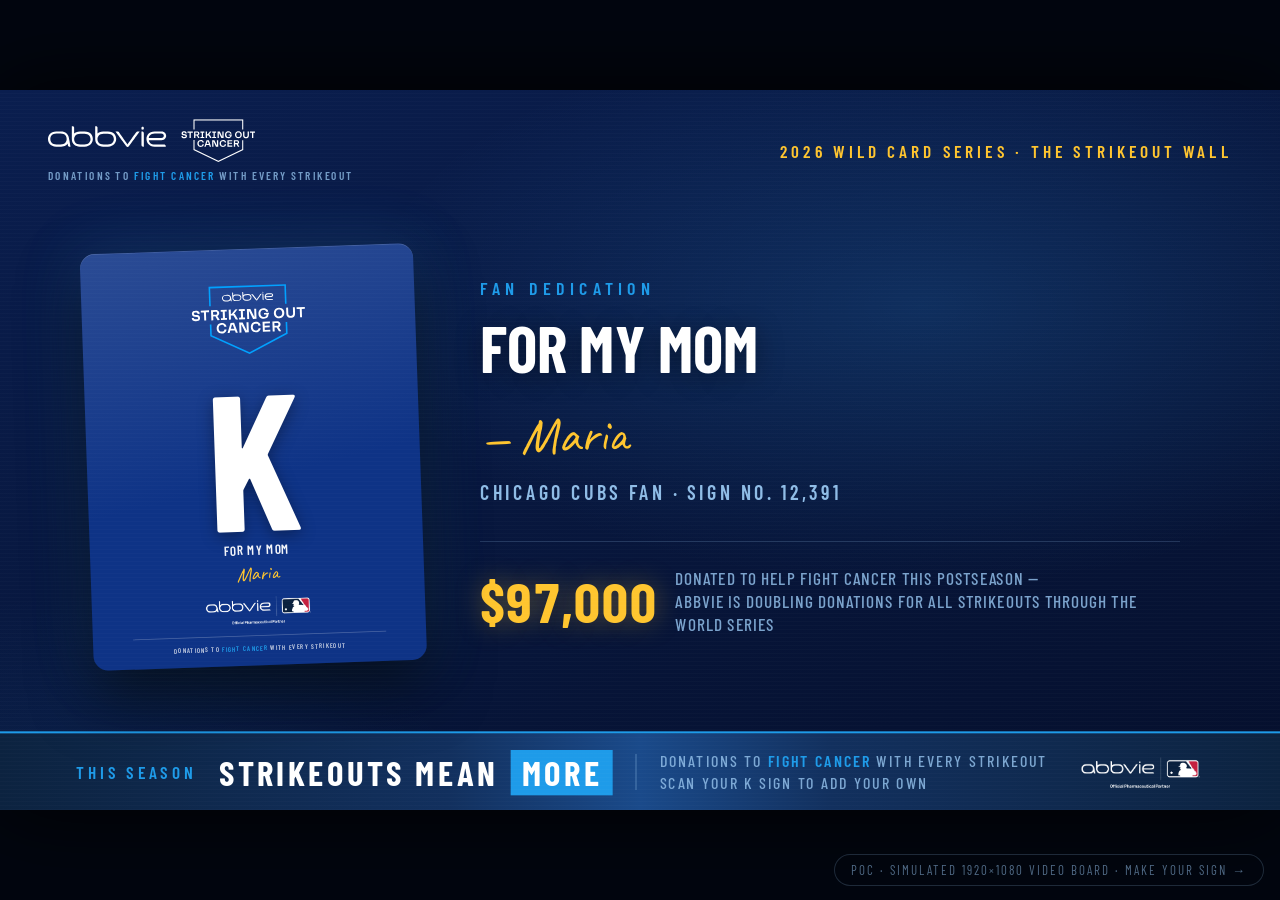
<file: strikeout/wall.html>
<!DOCTYPE html>
<html lang="en">
<head>
  <meta charset="UTF-8" />
  <meta name="viewport" content="width=device-width, initial-scale=1.0" />
  <title>Strikeout Wall — Video Board Display | AbbVie × MLB (POC)</title>
  <link rel="preconnect" href="https://fonts.googleapis.com" />
  <link rel="preconnect" href="https://fonts.gstatic.com" crossorigin />
  <link href="https://fonts.googleapis.com/css2?family=Barlow+Condensed:wght@500;600;700&amp;family=Barlow:wght@400;600;700&amp;family=Caveat:wght@600&amp;display=swap" rel="stylesheet" />
  <link rel="stylesheet" href="css/styles.css" />
  <link rel="stylesheet" href="css/wall.css" />
  <!-- the POC tag is position:fixed and collides with the banner once the board is
       scaled into the catalog's frame; the catalog already labels the unit -->
  <script>if(window.self!==window.top)document.documentElement.classList.add('embedded')</script>
  <link rel="icon" href="data:image/svg+xml,%3Csvg xmlns='http://www.w3.org/2000/svg' viewBox='0 0 100 100'%3E%3Ccircle cx='50' cy='50' r='42' fill='none' stroke='%2301A94F' stroke-width='10'/%3E%3C/svg%3E">
</head>
<body class="board-body">

  <!-- Fixed 1920×1080 board canvas, scaled to fit the window -->
  <div class="board-stage" id="stage">

    <header class="b-top">
      <div class="b-lockup">
        <img class="b-soc" src="assets/soc-horizontal-white.svg" alt="AbbVie — Striking Out Cancer" />
        <span class="pairing-copy b-pairing">Donations to <b>fight cancer</b> with every strikeout</span>
      </div>
      <div class="b-series">2026 Wild Card Series · The Strikeout Wall</div>
    </header>

    <main class="b-main" id="bMain">
      <div class="b-sign-col">
        <div class="k-sign b-featured" id="featSign">
          <img class="sign-logo" src="assets/soc-primary-white.svg" alt="" />
          <div class="sign-k">K</div>
          <div class="sign-msg" id="signMsg"></div>
          <div class="sign-name" id="signName"></div>
          <img class="sign-lockup" src="assets/abbvie-mlb-white-tag.png" alt="" />
          <div class="sign-donate">Donations to <b>fight cancer</b> with every strikeout</div>
        </div>
      </div>

      <div class="b-detail">
        <p class="b-eyebrow">Fan Dedication <span class="just-added" id="justAdded">Just Added</span></p>
        <h1 class="b-msg" id="detailMsg"></h1>
        <p class="b-name" id="detailName"></p>
        <p class="b-team" id="detailTeam"></p>
        <div class="b-donate">
          <span class="b-donate-num">$97,000</span>
          <span class="b-donate-copy">donated to help fight cancer this Postseason —<br />AbbVie is doubling donations for all strikeouts through the World Series</span>
        </div>
      </div>
    </main>

    <footer class="b-banner">
      <span class="b-banner-kicker">This Season</span>
      <span class="b-banner-main">Strikeouts Mean <em>More</em></span>
      <span class="b-banner-div"></span>
      <span class="b-banner-sub">Donations to <b>fight cancer</b> with every strikeout<br />Scan your K sign to add your own</span>
      <img class="b-banner-lockup" src="assets/abbvie-mlb-white-tag.png" alt="AbbVie — Official Pharmaceutical Partner of MLB" />
    </footer>

  </div>

  <a class="poc-tag" href="index.html">POC · simulated 1920×1080 video board · make your sign →</a>

  <script src="js/teams.js"></script>
  <script src="js/moderation.js"></script>
  <script src="js/wall.js"></script>
</body>
</html>
</file>
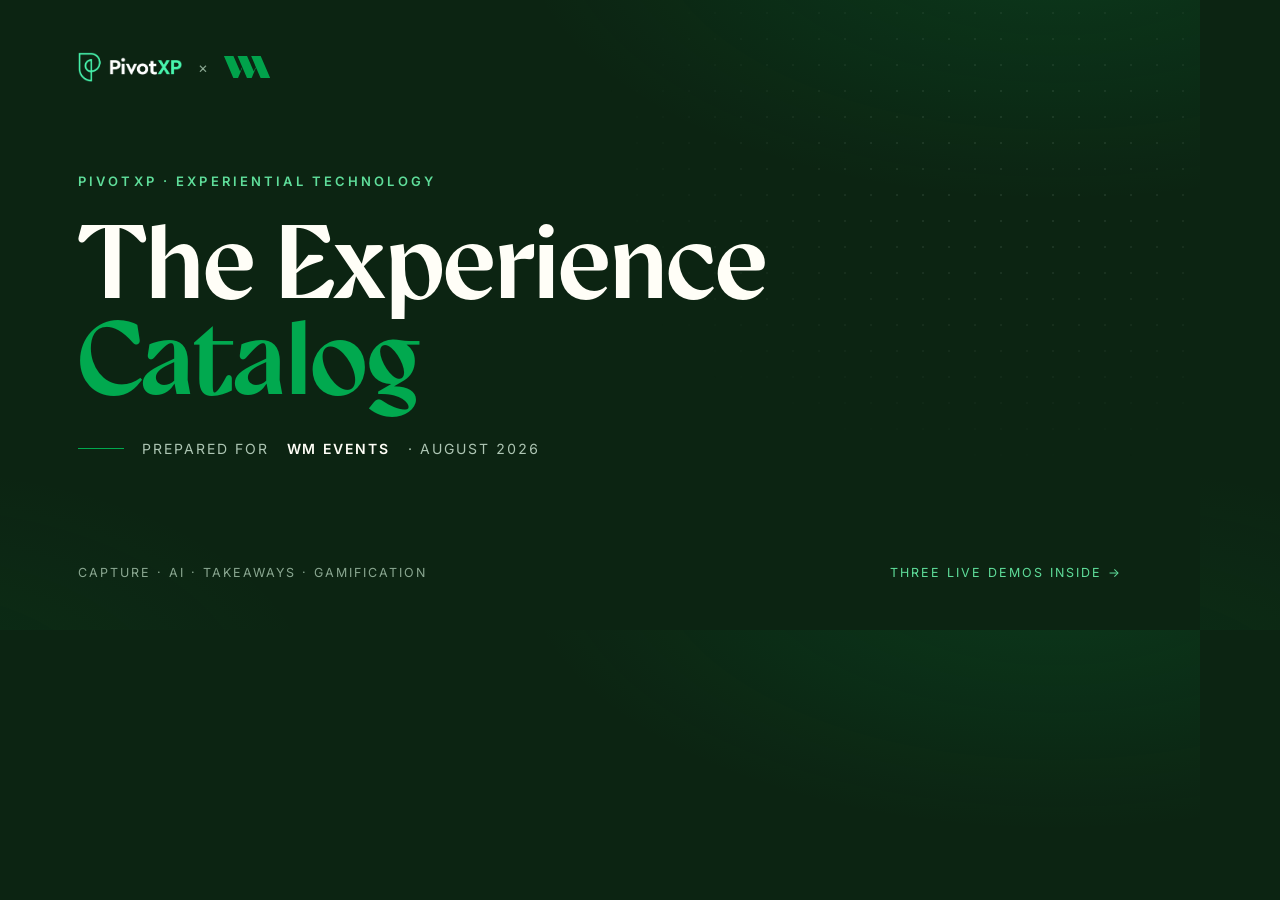
<file: tools/og-card.html>
<!doctype html>
<html lang="en">
<head>
<meta charset="utf-8">
<title>OG card source — 1200×630</title>
<!--
  Source for assets/img/og-cover.jpg — the link-preview card shown in Slack,
  iMessage, LinkedIn and email. Regenerate after changing the client name:

      node tools/make-og.mjs

  The previous card was a hand-made image that still read "PREPARED FOR
  JACK MORTON", which is the first thing a recipient saw. Rendering it from
  markup means the card can never drift from the client it was built for.
-->
<link rel="preconnect" href="https://fonts.googleapis.com">
<link rel="preconnect" href="https://fonts.gstatic.com" crossorigin>
<link rel="stylesheet" href="https://fonts.googleapis.com/css2?family=Inter:wght@400..700&display=swap">
<style>
@font-face{font-family:Gyst;src:url(../assets/fonts/Gyst-Bold.otf) format('opentype');font-weight:700}
@font-face{font-family:Gyst;src:url(../assets/fonts/Gyst-Medium.otf) format('opentype');font-weight:500}
:root{
  --bg:#0C2412; --ink:#FFFEF7; --muted:#AEC6B4; --dim:#8AA791;
  --mint:#01A94F; --mint-lt:#5FDD9A;
  --disp:"Gyst",Georgia,serif;
  --body:"Inter",system-ui,-apple-system,"Segoe UI",Helvetica,Arial,sans-serif;
}
*{margin:0;padding:0;box-sizing:border-box}
html,body{width:1200px;height:630px;overflow:hidden}
body{background:
    radial-gradient(900px 460px at 88% -12%,rgba(1,169,79,.16),transparent 60%),
    radial-gradient(700px 400px at -8% 112%,rgba(1,169,79,.08),transparent 60%),
    var(--bg);
  color:var(--ink);font-family:var(--body);position:relative;
  display:flex;flex-direction:column;justify-content:center;
  padding:0 78px;-webkit-font-smoothing:antialiased}
/* same dot field as the site cover */
body::after{content:"";position:absolute;inset:0;pointer-events:none;
  background-image:radial-gradient(rgba(174,198,180,.11) 1px,transparent 1px);
  background-size:26px 26px;
  mask-image:radial-gradient(560px 420px at 84% 26%,#000 18%,transparent 74%);
  -webkit-mask-image:radial-gradient(560px 420px at 84% 26%,#000 18%,transparent 74%)}
.brand{position:absolute;top:52px;left:78px;display:flex;align-items:center;gap:16px}
.brand img{height:30px;width:auto;display:block}
.brand .x{font-size:15px;color:var(--dim)}
.brand .mark{height:22px;width:auto;opacity:.95}
.eyebrow{font-weight:600;font-size:13px;letter-spacing:.24em;text-transform:uppercase;
  color:var(--mint-lt);margin-bottom:26px}
h1{font-family:var(--disp);font-weight:700;font-size:104px;line-height:.92;
  letter-spacing:-.015em;max-width:13ch}
h1 em{font-style:normal;color:var(--mint)}
.prep{margin-top:34px;display:flex;align-items:center;gap:18px;
  font-size:14px;letter-spacing:.14em;text-transform:uppercase;color:var(--muted);
  font-variant-numeric:tabular-nums lining-nums}
.prep::before{content:"";width:46px;height:1px;background:var(--mint);flex:none}
.prep b{color:var(--ink);font-weight:600}
.foot{position:absolute;left:78px;bottom:50px;right:78px;display:flex;
  justify-content:space-between;align-items:baseline;
  font-size:12.5px;letter-spacing:.16em;text-transform:uppercase;color:var(--dim)}
.foot .demos{color:var(--mint-lt)}
</style>
</head>
<body>

<div class="brand">
  <img src="../assets/img/pivot-logo.png" alt="PivotXP">
  <span class="x">×</span>
  <img class="mark" src="../assets/img/wmevents-mark.svg" alt="">
</div>

<p class="eyebrow">PivotXP · Experiential Technology</p>
<h1>The Experience <em>Catalog</em></h1>
<p class="prep">Prepared for <b>WM&nbsp;Events</b> · August 2026</p>

<div class="foot">
  <span>Capture · AI · Takeaways · Gamification</span>
  <span class="demos">Three live demos inside →</span>
</div>

</body>
</html>
</file>
<file: strikeout/css/styles.css>
/* ============================================================
   AbbVie × MLB — Striking Out Cancer
   Digital Strikeout Wall · Proof of Concept
   Placeholder brand system (final assets via AbbVie brand team
   + MLB licensing)
   ============================================================ */

/* F37 Lineca — official AbbVie typeface (client-supplied) */
@font-face {
  font-family: 'F37 Lineca';
  src: url('../assets/fonts/F37Lineca-Book.ttf') format('truetype');
  font-weight: 400;
  font-display: swap;
}

@font-face {
  font-family: 'F37 Lineca';
  src: url('../assets/fonts/F37Lineca-Bold.ttf') format('truetype');
  font-weight: 700;
  font-display: swap;
}

:root {
  --navy-900: #050f2c;
  --navy-800: #081840;
  --navy-700: #0c2340;
  --navy-600: #12305e;
  --blue-bright: #1e9be9; /* SOC shield blue from client assets */
  --blue-soft: #8fbce6;
  --white: #ffffff;
  --off-white: #eef3fa;
  --gold: #ffc52f;
  --red-accent: #e8291c;
  --ink: #0a1633;
  --shadow-lg: 0 24px 60px rgba(2, 8, 30, 0.55);
  --shadow-md: 0 10px 30px rgba(2, 8, 30, 0.45);
  --radius-lg: 20px;
  --radius-md: 12px;
  --font-display: 'Barlow Condensed', 'Arial Narrow', sans-serif;
  --font-body: 'F37 Lineca', 'Barlow', 'Helvetica Neue', Arial, sans-serif;
  --font-script: 'Caveat', 'Snell Roundhand', cursive;
}

* { margin: 0; padding: 0; box-sizing: border-box; }

html { scroll-behavior: smooth; }

body {
  font-family: var(--font-body);
  background:
    radial-gradient(1200px 600px at 80% -10%, rgba(53, 167, 255, 0.16), transparent 60%),
    radial-gradient(900px 500px at 10% 110%, rgba(53, 167, 255, 0.10), transparent 55%),
    linear-gradient(160deg, var(--navy-800) 0%, var(--navy-900) 70%);
  color: var(--white);
  min-height: 100vh;
  -webkit-font-smoothing: antialiased;
}

/* Subtle stadium-light grain */
body::before {
  content: '';
  position: fixed;
  inset: 0;
  pointer-events: none;
  background-image: repeating-linear-gradient(
    115deg,
    rgba(255, 255, 255, 0.012) 0 2px,
    transparent 2px 6px
  );
  z-index: 0;
}

/* ---------- Top chrome ---------- */

.topbar {
  position: sticky;
  top: 0;
  z-index: 50;
  display: flex;
  align-items: center;
  justify-content: space-between;
  gap: 16px;
  padding: 14px 22px;
  background: rgba(5, 15, 44, 0.82);
  backdrop-filter: blur(12px);
  border-bottom: 1px solid rgba(143, 188, 230, 0.18);
}

.brand-lockup {
  display: flex;
  flex-direction: column;
  align-items: flex-start;
  gap: 5px;
  text-decoration: none;
  color: var(--white);
}

.brand-lockup .soc-img { height: 36px; display: block; }

/* Compliance pairing copy — always accompanies the SOC logo */
.pairing-copy {
  font-family: var(--font-display);
  font-size: 9.5px;
  font-weight: 600;
  letter-spacing: 2px;
  text-transform: uppercase;
  color: rgba(143, 188, 230, 0.8);
}

.pairing-copy b { color: var(--blue-bright); font-weight: 600; }

.abbvie-mark {
  font-family: var(--font-body);
  font-weight: 700;
  font-size: 24px;
  letter-spacing: 0.5px;
  text-transform: lowercase;
  line-height: 1;
}

.lockup-divider {
  width: 1px;
  height: 26px;
  background: rgba(143, 188, 230, 0.4);
}

.soc-badge {
  display: inline-flex;
  flex-direction: column;
  align-items: center;
  padding: 6px 12px 8px;
  border: 2px solid var(--blue-bright);
  clip-path: polygon(0 0, 100% 0, 100% 74%, 50% 100%, 0 74%);
  font-family: var(--font-display);
  font-weight: 700;
  font-size: 12px;
  line-height: 1.15;
  letter-spacing: 1.6px;
  text-align: center;
  color: var(--white);
  background: rgba(53, 167, 255, 0.08);
}

.topbar-meta {
  display: flex;
  align-items: center;
  gap: 14px;
  font-family: var(--font-display);
  font-size: 13px;
  letter-spacing: 2.4px;
  text-transform: uppercase;
  color: var(--blue-soft);
}

.topbar-meta .live-dot {
  display: inline-block;
  width: 8px;
  height: 8px;
  border-radius: 50%;
  background: var(--red-accent);
  box-shadow: 0 0 0 0 rgba(232, 41, 28, 0.6);
  animation: pulse 1.8s infinite;
}

@keyframes pulse {
  0% { box-shadow: 0 0 0 0 rgba(232, 41, 28, 0.55); }
  70% { box-shadow: 0 0 0 9px rgba(232, 41, 28, 0); }
  100% { box-shadow: 0 0 0 0 rgba(232, 41, 28, 0); }
}

.wall-link {
  color: var(--blue-bright);
  text-decoration: none;
  border: 1px solid rgba(53, 167, 255, 0.5);
  border-radius: 999px;
  padding: 7px 16px;
  transition: background 0.2s, color 0.2s;
}

.wall-link:hover { background: var(--blue-bright); color: var(--navy-900); }

/* ---------- Step indicator ---------- */

.steps {
  display: flex;
  justify-content: center;
  gap: 10px;
  padding: 18px 0 4px;
  position: relative;
  z-index: 1;
}

.steps .dot {
  width: 34px;
  height: 4px;
  border-radius: 2px;
  background: rgba(143, 188, 230, 0.22);
  transition: background 0.35s, box-shadow 0.35s;
}

.steps .dot.active {
  background: var(--blue-bright);
  box-shadow: 0 0 12px rgba(53, 167, 255, 0.7);
}

.steps .dot.done { background: rgba(53, 167, 255, 0.55); }

/* ---------- Screens ---------- */

.screen {
  display: none;
  position: relative;
  z-index: 1;
  max-width: 1080px;
  margin: 0 auto;
  padding: 28px 22px 80px;
  animation: screenIn 0.5s cubic-bezier(0.2, 0.8, 0.25, 1);
}

.screen.active { display: block; }

@keyframes screenIn {
  from { opacity: 0; transform: translateY(18px); }
  to { opacity: 1; transform: translateY(0); }
}

.eyebrow {
  font-family: var(--font-display);
  font-size: 15px;
  font-weight: 600;
  letter-spacing: 4px;
  text-transform: uppercase;
  color: var(--blue-bright);
  margin-bottom: 10px;
}

h1, h2 {
  font-family: var(--font-display);
  font-weight: 700;
  text-transform: uppercase;
  line-height: 0.98;
}

.screen h2 { font-size: clamp(34px, 5.2vw, 56px); margin-bottom: 10px; }

.lede {
  color: var(--blue-soft);
  font-size: 17px;
  max-width: 560px;
  line-height: 1.5;
}

/* ---------- Splash ---------- */

#screen-splash {
  min-height: calc(100vh - 140px);
  display: none;
  flex-direction: column;
  align-items: center;
  justify-content: center;
  text-align: center;
  cursor: pointer;
}

#screen-splash.active { display: flex; }

.splash-logo {
  width: 300px;
  margin-bottom: 30px;
  filter: drop-shadow(0 12px 40px rgba(30, 155, 233, 0.35));
  animation: logoIn 1.1s cubic-bezier(0.2, 0.9, 0.3, 1.05);
}

@keyframes logoIn {
  0% { opacity: 0; transform: scale(0.82) translateY(18px); }
  100% { opacity: 1; transform: scale(1) translateY(0); }
}

.splash-wordmark {
  opacity: 0;
  animation: fadeUp 0.7s ease forwards 1.1s;
}

.splash-title {
  font-size: clamp(44px, 8vw, 84px);
  letter-spacing: 1px;
  opacity: 0;
  animation: fadeUp 0.7s ease forwards 1.35s;
}

.splash-title .accent { color: var(--blue-bright); }

.splash-sub {
  margin-top: 14px;
  font-family: var(--font-display);
  font-size: clamp(15px, 2.4vw, 20px);
  letter-spacing: 5px;
  text-transform: uppercase;
  color: var(--gold);
  opacity: 0;
  animation: fadeUp 0.7s ease forwards 1.7s;
}

.splash-cta {
  margin-top: 46px;
  opacity: 0;
  animation: fadeUp 0.7s ease forwards 2.1s;
}

@keyframes fadeUp {
  from { opacity: 0; transform: translateY(16px); }
  to { opacity: 1; transform: translateY(0); }
}

/* ---------- Buttons ---------- */

.btn {
  display: inline-flex;
  align-items: center;
  justify-content: center;
  gap: 10px;
  font-family: var(--font-display);
  font-weight: 700;
  font-size: 19px;
  letter-spacing: 2.5px;
  text-transform: uppercase;
  text-decoration: none;
  color: var(--navy-900);
  background: linear-gradient(180deg, #5cbcff, var(--blue-bright));
  border: none;
  border-radius: 999px;
  padding: 15px 38px;
  cursor: pointer;
  box-shadow: 0 10px 28px rgba(53, 167, 255, 0.35);
  transition: transform 0.15s ease, box-shadow 0.15s ease, filter 0.15s;
}

.btn:hover { transform: translateY(-2px); box-shadow: 0 16px 34px rgba(53, 167, 255, 0.45); }
.btn:active { transform: translateY(0); }
.btn:disabled { filter: grayscale(0.7); opacity: 0.45; cursor: not-allowed; transform: none; }

.btn.ghost {
  background: transparent;
  color: var(--blue-bright);
  border: 2px solid rgba(53, 167, 255, 0.55);
  box-shadow: none;
}

.btn.ghost:hover { background: rgba(53, 167, 255, 0.12); }

.btn.small { font-size: 15px; padding: 10px 22px; letter-spacing: 2px; }

/* ---------- Team picker ---------- */

.team-filters {
  display: flex;
  gap: 8px;
  margin: 22px 0 18px;
  flex-wrap: wrap;
}

.chip {
  font-family: var(--font-display);
  font-size: 14px;
  letter-spacing: 2px;
  text-transform: uppercase;
  color: var(--blue-soft);
  background: rgba(143, 188, 230, 0.08);
  border: 1px solid rgba(143, 188, 230, 0.25);
  border-radius: 999px;
  padding: 7px 18px;
  cursor: pointer;
  transition: all 0.2s;
}

.chip.active, .chip:hover {
  color: var(--navy-900);
  background: var(--blue-bright);
  border-color: var(--blue-bright);
}

.team-grid {
  display: grid;
  grid-template-columns: repeat(auto-fill, minmax(148px, 1fr));
  gap: 14px;
}

.team-card {
  --tp: var(--navy-700);
  --ts: var(--blue-soft);
  color: var(--white);
  font-family: var(--font-body);
  position: relative;
  border: 1px solid rgba(143, 188, 230, 0.16);
  border-radius: var(--radius-md);
  background: rgba(8, 24, 64, 0.55);
  padding: 18px 12px 14px;
  text-align: center;
  cursor: pointer;
  overflow: hidden;
  transition: transform 0.18s ease, border-color 0.18s, box-shadow 0.18s;
}

.team-card::before {
  content: '';
  position: absolute;
  inset: 0 0 auto 0;
  height: 4px;
  background: linear-gradient(90deg, var(--tp), var(--ts));
}

.team-card:hover, .team-card:focus-visible {
  transform: translateY(-4px) scale(1.02);
  border-color: var(--ts);
  box-shadow: var(--shadow-md);
  outline: none;
}

.team-card .team-mark {
  display: block;
  width: 96px;
  height: 63px;
  object-fit: cover;
  margin: 0 auto 10px;
  border-radius: 9px;
  box-shadow: 0 4px 14px rgba(0, 0, 0, 0.4);
}

.team-card .t-city {
  font-size: 11.5px;
  letter-spacing: 1.6px;
  text-transform: uppercase;
  color: var(--blue-soft);
}

.team-card .t-name {
  font-family: var(--font-display);
  font-weight: 700;
  font-size: 19px;
  text-transform: uppercase;
  letter-spacing: 1px;
}

/* ---------- Sign (shared: preview + wall) ---------- */

.k-sign {
  --sp: var(--navy-700);
  --ss: #ffffff;
  position: relative;
  aspect-ratio: 4 / 5;
  border-radius: 14px;
  background: linear-gradient(168deg, color-mix(in srgb, var(--sp) 88%, #ffffff 12%), var(--sp) 55%);
  box-shadow: var(--shadow-lg), inset 0 1px 0 rgba(255,255,255,0.18);
  display: flex;
  flex-direction: column;
  align-items: center;
  overflow: hidden;
  user-select: none;
}

.k-sign.pinstripe {
  background:
    repeating-linear-gradient(90deg, rgba(12,35,64,0.16) 0 2px, transparent 2px 14px),
    linear-gradient(168deg, #ffffff, #edf1f7 60%);
}

.k-sign { container-type: inline-size; }

/* Official SOC lockup at the top of every sign */
.k-sign .sign-logo {
  display: block;
  width: 42%;
  margin-top: 7%;
}

.k-sign .sign-k {
  flex: 1;
  display: flex;
  align-items: center;
  justify-content: center;
  font-family: var(--font-display);
  font-weight: 700;
  font-size: 58cqw;
  line-height: 0.8;
  color: var(--ss);
  text-shadow: 0 6px 24px rgba(0, 0, 0, 0.35);
}

.k-sign.pinstripe .sign-k { color: var(--sp); text-shadow: none; }

.k-sign .sign-msg {
  font-family: var(--font-display);
  font-weight: 600;
  font-size: clamp(9px, 5.4cqw, 20px);
  letter-spacing: 1.4px;
  text-transform: uppercase;
  text-align: center;
  color: rgba(255, 255, 255, 0.95);
  padding: 0 8%;
  min-height: 1.2em;
  display: -webkit-box;
  -webkit-line-clamp: 2;
  -webkit-box-orient: vertical;
  overflow: hidden;
}

.k-sign.pinstripe .sign-msg { color: var(--sp); }

.k-sign .sign-name {
  font-family: var(--font-script);
  font-size: clamp(12px, 8cqw, 30px);
  color: var(--gold);
  transform: rotate(-3deg);
  min-height: 1.1em;
  margin-top: 1%;
}

.k-sign.pinstripe .sign-name { color: #b3372f; }

/* AbbVie | MLB partner lockup */
.k-sign .sign-lockup {
  display: block;
  width: 34%;
  margin-top: 2%;
}

/* Compliance strip — mirrors the physical K card */
.k-sign .sign-donate {
  font-family: var(--font-display);
  font-weight: 600;
  font-size: clamp(5px, 2.7cqw, 10px);
  letter-spacing: 0.14em;
  text-transform: uppercase;
  text-align: center;
  color: rgba(255, 255, 255, 0.75);
  border-top: 1px solid rgba(255, 255, 255, 0.25);
  padding: 2.5% 6% 0;
  margin-top: 2.5%;
  margin-bottom: 4%;
  width: 76%;
}

.k-sign .sign-donate b { color: var(--blue-bright); font-weight: 600; }

.k-sign.pinstripe .sign-donate {
  color: var(--sp);
  border-top-color: color-mix(in srgb, var(--sp) 35%, transparent);
}
.k-sign.pinstripe .sign-donate b { color: var(--blue-bright); }

/* ---------- Personalize layout ---------- */

.personalize-grid {
  display: grid;
  grid-template-columns: minmax(260px, 380px) 1fr;
  gap: 44px;
  align-items: start;
  margin-top: 26px;
}

.preview-col { position: sticky; top: 90px; }

.preview-stage {
  perspective: 1100px;
}

.preview-stage .k-sign {
  transition: transform 0.5s cubic-bezier(0.2, 0.8, 0.25, 1);
  transform: rotateY(-7deg) rotateX(2deg);
}

.preview-stage:hover .k-sign { transform: rotateY(0) rotateX(0); }

.k-sign .stamp-anim {
  animation: stamp 0.45s cubic-bezier(0.2, 1.4, 0.4, 1);
}

@keyframes stamp {
  0% { transform: scale(1.7); opacity: 0; }
  100% { transform: scale(1); opacity: 1; }
}

.form-col .field { margin-bottom: 26px; }

.field label {
  display: block;
  font-family: var(--font-display);
  font-size: 15px;
  font-weight: 600;
  letter-spacing: 2.6px;
  text-transform: uppercase;
  color: var(--blue-bright);
  margin-bottom: 10px;
}

.field .hint {
  font-size: 12.5px;
  color: rgba(143, 188, 230, 0.66);
  margin-top: 7px;
  line-height: 1.45;
}

select, input[type='text'] {
  width: 100%;
  max-width: 460px;
  font-family: var(--font-body);
  font-size: 16px;
  color: var(--white);
  background: rgba(8, 24, 64, 0.7);
  border: 1px solid rgba(143, 188, 230, 0.35);
  border-radius: var(--radius-md);
  padding: 14px 16px;
  outline: none;
  transition: border-color 0.2s, box-shadow 0.2s;
}

/* Custom chevron — native arrows vanish on iOS/Safari once a select is styled */
select {
  -webkit-appearance: none;
  -moz-appearance: none;
  appearance: none;
  padding-right: 48px;
  background-image: url("data:image/svg+xml;utf8,<svg xmlns='http://www.w3.org/2000/svg' width='16' height='10' viewBox='0 0 16 10'><path d='M1 1l7 7 7-7' fill='none' stroke='%231e9be9' stroke-width='2.5' stroke-linecap='round' stroke-linejoin='round'/></svg>");
  background-repeat: no-repeat;
  background-position: right 18px center;
  background-size: 16px 10px;
}

select:focus, input[type='text']:focus {
  border-color: var(--blue-bright);
  box-shadow: 0 0 0 3px rgba(53, 167, 255, 0.22);
}

input[type='text'].flagged, input[type='text'].flagged:focus {
  border-color: var(--red-accent);
  box-shadow: 0 0 0 3px rgba(232, 41, 28, 0.25);
  animation: shake 0.3s ease;
}

@keyframes shake {
  0%, 100% { transform: translateX(0); }
  25% { transform: translateX(-5px); }
  75% { transform: translateX(5px); }
}

.field .hint.warn { color: #ff8d85; }

select option { color: var(--ink); background: #fff; }

.style-row { display: flex; gap: 10px; flex-wrap: wrap; }

.style-option {
  --tp: var(--navy-700);
  --ts: #fff;
  width: 74px;
  height: 92px;
  border-radius: 10px;
  border: 2px solid rgba(143, 188, 230, 0.25);
  background: var(--tp);
  color: var(--ts);
  font-family: var(--font-display);
  font-weight: 700;
  font-size: 34px;
  cursor: pointer;
  display: flex;
  align-items: center;
  justify-content: center;
  transition: transform 0.15s, border-color 0.15s, box-shadow 0.15s;
}

.style-option.pin {
  background: repeating-linear-gradient(90deg, rgba(12,35,64,0.18) 0 2px, transparent 2px 10px), #fff;
  color: var(--tp);
}

.style-option.selected {
  border-color: var(--blue-bright);
  box-shadow: 0 0 0 3px rgba(53, 167, 255, 0.3), var(--shadow-md);
  transform: translateY(-3px);
}

.style-option span { font-size: 9px; letter-spacing: 1px; position: absolute; bottom: 5px; left: 0; right: 0; text-align: center; opacity: 0.75; }
.style-option { position: relative; }

.form-actions { display: flex; gap: 14px; flex-wrap: wrap; margin-top: 34px; }

/* ---------- Post animation screen ---------- */

#screen-post { text-align: center; }

.post-stage {
  position: relative;
  max-width: 760px;
  margin: 30px auto 0;
  border-radius: var(--radius-lg);
  border: 1px solid rgba(143, 188, 230, 0.2);
  background:
    linear-gradient(180deg, rgba(5,15,44,0.4), rgba(5,15,44,0.85)),
    repeating-linear-gradient(90deg, rgba(53,167,255,0.06) 0 3px, transparent 3px 26px);
  padding: 26px 26px 30px;
  overflow: hidden;
}

.post-stage .board-title {
  font-family: var(--font-display);
  font-size: 15px;
  letter-spacing: 4px;
  text-transform: uppercase;
  color: var(--gold);
  margin-bottom: 18px;
}

.mini-wall {
  display: grid;
  grid-template-columns: repeat(6, 1fr);
  gap: 8px;
}

.mini-wall .k-sign { border-radius: 6px; box-shadow: 0 4px 14px rgba(0,0,0,0.45); }

.mini-wall .k-sign.incoming {
  animation: flyIn 0.9s cubic-bezier(0.2, 0.9, 0.3, 1.05) forwards;
}

@keyframes flyIn {
  0% { transform: scale(2.6) translateY(-60%); opacity: 0; filter: brightness(1.6); }
  60% { opacity: 1; }
  100% { transform: scale(1) translateY(0); opacity: 1; filter: brightness(1); }
}

.mini-wall .k-sign.highlight {
  outline: 3px solid var(--gold);
  outline-offset: 2px;
  animation: glowPulse 2s ease-in-out infinite 1s, flyIn 0.9s cubic-bezier(0.2, 0.9, 0.3, 1.05);
}

@keyframes glowPulse {
  0%, 100% { box-shadow: 0 0 18px rgba(255, 197, 47, 0.35); }
  50% { box-shadow: 0 0 34px rgba(255, 197, 47, 0.75); }
}

.post-status {
  margin-top: 22px;
  font-family: var(--font-display);
  font-size: 20px;
  letter-spacing: 3px;
  text-transform: uppercase;
  color: var(--blue-soft);
  min-height: 1.4em;
}

.post-status .ok { color: #59e08c; }

/* ---------- Thank you ---------- */

#screen-thanks { text-align: center; }

.thanks-panel {
  max-width: 640px;
  margin: 26px auto 0;
  background: rgba(8, 24, 64, 0.5);
  border: 1px solid rgba(143, 188, 230, 0.2);
  border-radius: var(--radius-lg);
  padding: 38px 34px;
}

.thanks-panel .big {
  font-family: var(--font-display);
  font-size: clamp(30px, 4.4vw, 44px);
  font-weight: 700;
  text-transform: uppercase;
  line-height: 1.02;
}

.thanks-panel .big .accent { color: var(--blue-bright); }

.thanks-copy { color: var(--blue-soft); line-height: 1.6; margin: 18px auto 26px; max-width: 480px; }

.share-row {
  display: flex;
  justify-content: center;
  gap: 12px;
  margin-top: 26px;
}

.share-pill {
  width: 46px;
  height: 46px;
  border-radius: 50%;
  border: 1px dashed rgba(143, 188, 230, 0.4);
  display: flex;
  align-items: center;
  justify-content: center;
  color: rgba(143, 188, 230, 0.55);
  font-family: var(--font-display);
  font-weight: 700;
  font-size: 15px;
  cursor: not-allowed;
}

.share-note {
  margin-top: 10px;
  font-size: 12px;
  letter-spacing: 1.5px;
  text-transform: uppercase;
  color: rgba(143, 188, 230, 0.55);
}

/* ---------- POC footer ---------- */

.poc-footer {
  position: relative;
  z-index: 1;
  border-top: 1px solid rgba(143, 188, 230, 0.15);
  padding: 22px;
  text-align: center;
  font-size: 12px;
  line-height: 1.7;
  color: rgba(143, 188, 230, 0.55);
  max-width: 860px;
  margin: 0 auto;
}

.poc-footer strong { color: rgba(143, 188, 230, 0.8); letter-spacing: 1px; }

/* ---------- Responsive ---------- */

@media (max-width: 780px) {
  .personalize-grid { grid-template-columns: 1fr; gap: 28px; }
  .preview-col { position: static; max-width: 320px; margin: 0 auto; width: 100%; }
  .mini-wall { grid-template-columns: repeat(4, 1fr); }
  .topbar-meta .hide-sm { display: none; }
}
</file>
<file: assets/print/style.css>
/* ============ WM EVENTS × PIVOT — catalog styles ============ */
@font-face{font-family:Gyst;src:url(fonts/Gyst-Bold.otf) format('opentype');font-weight:700;font-display:block}
@font-face{font-family:Gyst;src:url(fonts/Gyst-Medium.otf) format('opentype');font-weight:500;font-display:block}
@font-face{font-family:Gyst;src:url(fonts/Gyst-Light.otf) format('opentype');font-weight:300;font-display:block}
/* Inter matches the web catalog; kept local so the PDF renders identically offline.
   font-display:block on purpose - a print render must wait for the real face. */
@font-face{font-family:Inter;src:url(fonts/Inter-Variable.woff2) format('woff2-variations');font-weight:400 700;font-display:block}
@font-face{font-family:Inter;src:url(fonts/Montserrat-VariableFont_wght.ttf) format('truetype');font-weight:100 900;font-display:block}

:root{
  --ivory:#FFFEF7; --ivory2:#FDFCEE; --ivory3:#F1EFDE;
  --forest:#1D4122; --forest-d:#132C17; --deep:#016531; --green:#01A94F;
  --ink:#231F20; --olive:#324528; --gold:#CFB888; --pink:#ED93BE; --orange:#EE733A;
  --rule:rgba(29,65,34,.18);
}
*{margin:0;padding:0;box-sizing:border-box}
html{-webkit-print-color-adjust:exact;print-color-adjust:exact}
body{font-family:Inter,system-ui,sans-serif;color:var(--ink);background:#8a8a86}

@page{size:8.5in 11in;margin:0}
.page{
  width:8.5in;height:11in;position:relative;overflow:hidden;
  background:var(--ivory);page-break-after:always;
}
.page:last-child{page-break-after:auto}
@media screen{.page{margin:0 auto 22px;box-shadow:0 8px 34px rgba(0,0,0,.34)}}

/* ---- shared type ---- */
.eyebrow{font-family:Inter;font-weight:600;font-size:8pt;letter-spacing:.26em;
  text-transform:uppercase;color:var(--deep)}
h1,h2,h3{font-family:Gyst;font-weight:700;color:var(--forest);line-height:1.02}
p{font-size:9pt;line-height:1.58;color:var(--ink)}
.lede{font-size:10pt;line-height:1.6;color:#3B3B38}

/* diagonal hairline field, WM's signature texture */
.stripes{position:absolute;inset:0;
  background:repeating-linear-gradient(-52deg,rgba(255,255,255,.075) 0 1.6px,transparent 1.6px 22px);
  pointer-events:none}
.stripes-dk{background:repeating-linear-gradient(-52deg,rgba(29,65,34,.055) 0 1.6px,transparent 1.6px 20px)}

/* ---------------- COVER ---------------- */
.cover{background:var(--forest-d)}
.cover .photo{position:absolute;inset:0;width:100%;height:100%;object-fit:cover;object-position:82% 52%}
.cover .scrim{position:absolute;inset:0;background:
   linear-gradient(90deg,rgba(19,44,23,.55) 0%,rgba(19,44,23,.1) 58%,rgba(19,44,23,.6) 100%),
   linear-gradient(180deg,rgba(19,44,23,.62) 0%,rgba(19,44,23,0) 30%,rgba(19,44,23,.5) 100%)}
/* the wedge — polygon(0 0, 66% 0, 100% 100%, 0 100%) straight off wmevents.com */
.wedge{position:absolute;left:0;top:0;bottom:0;width:74%;
  background:linear-gradient(163deg,#1D4122 0%,#16351B 58%,#0E2A14 100%);
  clip-path:polygon(0 0, 66% 0, 100% 100%, 0 100%)}
.wedge-edge{position:absolute;left:0;top:0;bottom:0;width:75.4%;
  background:var(--green);clip-path:polygon(0 0, 66% 0, 100% 100%, 0 100%);z-index:-1}
.cover-in{position:absolute;left:.72in;right:0;top:0;bottom:0;
  display:flex;flex-direction:column;justify-content:space-between;padding:.72in 0 .62in}
.cover .mark{width:.86in;display:block}
.cover h1{color:var(--ivory);font-size:52pt;line-height:.94;letter-spacing:-.015em}
.cover h1 .g{color:var(--green)}
.cover .kicker{color:var(--gold);letter-spacing:.3em}
.cover .sub{color:rgba(255,254,247,.82);font-size:9.5pt;line-height:1.62;max-width:3.5in;margin-top:.2in}
.cover .rule{width:1.1in;height:3px;background:var(--green);margin:.26in 0 .2in;border-radius:2px}
.foot-pill{display:inline-flex;align-items:center;gap:.09in;background:var(--green);
  color:var(--ivory);font-family:Gyst;font-weight:700;font-size:9.5pt;
  padding:.075in .2in;border-radius:999px}
.cover .meta{color:rgba(255,254,247,.62);font-family:Inter;font-weight:500;
  font-size:7.4pt;letter-spacing:.2em;text-transform:uppercase}

/* ---------------- INTERIOR ---------------- */
.pad{position:absolute;inset:0;padding:.62in .66in 0}
.hd{display:flex;gap:.3in;align-items:flex-start;
  border-top:2.5px solid var(--forest);padding-top:.14in;margin-bottom:.26in}
.hd .num{font-family:Gyst;font-weight:700;font-size:11pt;color:var(--green);
  letter-spacing:.05em;padding-top:.055in}
.hd h2{font-size:25pt;letter-spacing:-.012em;flex:0 0 auto;max-width:3.5in}
.hd .blurb{flex:1;font-size:8.4pt;line-height:1.55;color:#4A4A46;padding-top:.03in}

.note{font-family:Inter;font-weight:600;font-size:7.2pt;letter-spacing:.16em;
  text-transform:uppercase;color:var(--deep);margin-bottom:.2in;
  display:flex;align-items:center;gap:.08in}
.note::before{content:"";width:.13in;height:.13in;border-radius:999px;background:var(--green)}

/* product row */
.prod{display:grid;grid-template-columns:1.78in 1fr;gap:.28in;
  padding:.21in 0;border-top:1px solid var(--rule)}
.prod:first-of-type{border-top:none;padding-top:.04in}
.shot{background:var(--ivory3);border-radius:.1in;height:1.94in;
  display:flex;align-items:center;justify-content:center;position:relative;overflow:hidden}
.shot img{max-width:92%;max-height:92%;object-fit:contain;position:relative}
.code{font-family:Inter;font-weight:700;font-size:6.6pt;letter-spacing:.24em;color:var(--green);
  text-transform:uppercase}
.prod h3{font-size:16.5pt;margin:.035in 0 .06in;letter-spacing:-.008em}
.prod p{font-size:8.8pt;line-height:1.6;color:#45453F}
.specs{font-family:Inter;font-weight:600;font-size:6.6pt;letter-spacing:.13em;
  text-transform:uppercase;color:var(--olive);margin-top:.085in;line-height:1.65}
.specs b{color:var(--green);font-weight:700}
.gal{display:flex;gap:.075in;margin-top:.1in}
.gal img{height:.9in;flex:1;min-width:0;object-fit:cover;border-radius:.055in;
  border:1px solid rgba(29,65,34,.1)}

/* card grids */
.grid3{display:grid;grid-template-columns:repeat(3,1fr);gap:.16in}
.grid4{display:grid;grid-template-columns:repeat(4,1fr);gap:.14in}
.grid2{display:grid;grid-template-columns:repeat(2,1fr);gap:.2in}
.card .thumb{width:100%;height:1.5in;object-fit:cover;border-radius:.07in;
  border:1px solid rgba(29,65,34,.12);display:block}
.card h3{font-size:11.5pt;margin:.075in 0 .04in;letter-spacing:-.005em}
.card p{font-size:8.1pt;line-height:1.5;color:#4A4A46}
.card.sm .thumb{height:1.34in}
.card.sm h3{font-size:10.5pt}
.card.sm p{font-size:7.7pt;line-height:1.52}

/* section band inside a page */
.band{margin-top:.3in}
.band .hd{margin-bottom:.2in}

/* dark panel */
.panel{background:var(--forest);border-radius:.12in;padding:.24in .26in;
  position:relative;overflow:hidden;color:var(--ivory)}
.panel h3{color:var(--ivory);font-size:13pt}
.panel p{color:rgba(255,254,247,.8);font-size:8pt;line-height:1.55}
.panel .eyebrow{color:var(--green)}
.steps{display:grid;grid-template-columns:repeat(2,1fr);gap:.15in .2in;margin-top:.18in}
.step .n{font-family:Gyst;font-weight:700;font-size:15pt;color:var(--green);line-height:1}
.step .t{font-family:Inter;font-weight:700;font-size:7.4pt;letter-spacing:.13em;
  text-transform:uppercase;color:var(--ivory);margin:.04in 0 .03in}
.step p{font-size:7.3pt;line-height:1.5;color:rgba(255,254,247,.68)}
.chips{display:flex;flex-wrap:wrap;gap:.06in;margin-top:.14in}
.chip{font-family:Inter;font-weight:700;font-size:6.8pt;letter-spacing:.12em;
  text-transform:uppercase;color:var(--ivory);background:var(--green);
  padding:.055in .13in;border-radius:999px}

/* field montage */
.montage{display:grid;grid-template-columns:repeat(6,1fr);grid-auto-rows:1.58in;gap:.11in}
.montage img{width:100%;height:100%;object-fit:cover;border-radius:.07in;
  border:1px solid rgba(29,65,34,.1)}
.sp2{grid-column:span 2}.sp3{grid-column:span 3}.sp4{grid-column:span 4}
.rw2{grid-row:span 2}
.cap{font-family:Inter;font-weight:600;font-size:6.4pt;letter-spacing:.14em;
  text-transform:uppercase;color:var(--olive);margin-top:.05in}

/* proof list */
.proof{border-top:1px solid var(--rule);padding:.26in 0;display:grid;
  grid-template-columns:.4in 1fr 2.25in;gap:.22in;align-items:start}
.proof .idx{font-family:Gyst;font-weight:700;font-size:16pt;color:var(--green)}
.proof h3{font-size:13.5pt;margin-bottom:.05in}
.proof p{font-size:8.6pt;line-height:1.55;color:#45453F}
.proof .url{font-family:Inter;font-weight:600;font-size:7pt;letter-spacing:.05em;
  color:var(--deep);line-height:1.6;overflow-wrap:anywhere}

/* footer */
.ft{position:absolute;left:.66in;right:.66in;bottom:.4in;
  display:flex;justify-content:space-between;align-items:center;
  border-top:1px solid var(--rule);padding-top:.1in;
  font-family:Inter;font-weight:600;font-size:6.6pt;letter-spacing:.2em;
  text-transform:uppercase;color:var(--olive)}
.ft .mid{color:var(--green)}
.ft .pg{font-family:Gyst;font-weight:700;font-size:9pt;letter-spacing:0;color:var(--forest)}

/* closing */
.close{background:var(--forest-d);color:var(--ivory)}
.close .wedge2{position:absolute;right:-14%;top:-22%;width:86%;height:150%;
  background:linear-gradient(200deg,rgba(1,169,79,.34),rgba(1,169,79,0) 62%);
  clip-path:polygon(30% 0, 100% 0, 100% 100%, 0 100%)}
.close h1{color:var(--ivory);font-size:40pt;line-height:1.03;letter-spacing:-.012em}
.close h1 .g{color:var(--green)}
.close p{color:rgba(255,254,247,.78);font-size:10pt;line-height:1.62;max-width:4.6in}
.close .row{display:flex;gap:.5in;margin-top:.42in;flex-wrap:wrap}
.close .col .k{font-family:Inter;font-weight:700;font-size:6.8pt;letter-spacing:.22em;
  text-transform:uppercase;color:var(--green);margin-bottom:.05in}
.close .col .v{font-family:Gyst;font-weight:700;font-size:11pt;color:var(--ivory)}

/* standard-on-every-unit strip */
.strip{margin-top:.16in;border:1.5px solid var(--rule);border-radius:.12in;
  padding:.17in .22in;background:var(--ivory2);position:relative;overflow:hidden}
.strip .eyebrow{color:var(--deep)}
.strip h3{font-size:12pt;margin:.04in 0 .09in}
.strip .items{display:grid;grid-template-columns:repeat(4,1fr);gap:.18in}
.strip .it .k{font-family:Gyst;font-weight:700;font-size:9.5pt;color:var(--forest);
  border-left:2.5px solid var(--green);padding-left:.09in;line-height:1.15}
.strip .it p{font-size:7.1pt;line-height:1.45;color:#4A4A46;margin-top:.05in;padding-left:.09in}

/* ---------------- CREDENTIALS PAGE ----------------
   Added so the printed catalog opens on proof rather than product detail.
   Names are the ones already credited in captions elsewhere in this document. */
.wall{display:grid;grid-template-columns:repeat(5,1fr);
  border-top:1px solid var(--rule);border-left:1px solid var(--rule);
  margin:.06in 0 .3in}
.wall>div{border-right:1px solid var(--rule);border-bottom:1px solid var(--rule);
  padding:.11in .12in;display:flex;flex-direction:column;justify-content:center;min-height:.66in}
.wall b{font-family:Gyst;font-weight:700;font-size:8.6pt;line-height:1.16;
  text-transform:uppercase;color:var(--forest);letter-spacing:.006em}
.wall i{display:block;margin-top:.028in;font-family:Inter;font-weight:500;font-style:normal;
  font-size:5.6pt;letter-spacing:.11em;text-transform:uppercase;color:#5A5A54;line-height:1.5}
.statrow{display:grid;grid-template-columns:repeat(4,1fr);gap:.24in;
  border-top:1px solid var(--rule);border-bottom:1px solid var(--rule);padding:.24in 0;margin-bottom:.3in}
.statrow b{display:block;font-family:Gyst;font-weight:700;font-size:22pt;color:var(--green);line-height:1}
.statrow i{display:block;margin-top:.05in;font-family:Inter;font-weight:600;font-style:normal;
  font-size:6.6pt;letter-spacing:.15em;text-transform:uppercase;color:#4A4A46;line-height:1.6}

/* four differentiators, used on the credentials page and again on the closing page */
.whyrow{display:grid;grid-template-columns:repeat(4,1fr);gap:.26in}
.whyrow h3{font-family:Inter;font-weight:600;font-size:7.4pt;letter-spacing:.11em;
  text-transform:uppercase;color:var(--forest);margin-bottom:.07in;line-height:1.4}
.whyrow p{font-size:8pt;line-height:1.56;color:#45453F}
.close .whyrow h3{color:var(--gold)}
.close .whyrow p{color:rgba(255,254,247,.74)}
.close .whyrow{border-top:1px solid rgba(255,254,247,.2);padding-top:.2in;margin-top:.06in}
</file>
<file: strikeout/css/wall.css>
/* ============================================================
   Strikeout Wall — 1920×1080 video-board display (POC)
   One featured fan dedication at a time, slow rotation.
   ============================================================ */

.board-body {
  background: #02060f;
  overflow: hidden;
}

.board-body::before { display: none; }

/* Fixed-size board canvas, scaled to fit the window via JS */
.board-stage {
  position: fixed;
  top: 50%;
  left: 50%;
  width: 1920px;
  height: 1080px;
  transform: translate(-50%, -50%);
  transform-origin: center;
  display: flex;
  flex-direction: column;
  background:
    radial-gradient(1400px 700px at 72% 30%, rgba(53, 167, 255, 0.16), transparent 60%),
    radial-gradient(1000px 600px at 8% 100%, rgba(53, 167, 255, 0.08), transparent 55%),
    linear-gradient(160deg, #0a1e4f 0%, #081840 45%, #050f2c 100%);
  box-shadow: 0 0 120px rgba(0, 0, 0, 0.9);
  overflow: hidden;
}

/* faint LED-panel texture */
.board-stage::after {
  content: '';
  position: absolute;
  inset: 0;
  pointer-events: none;
  background-image: repeating-linear-gradient(0deg, rgba(255,255,255,0.014) 0 2px, transparent 2px 6px);
}

/* ---------- header ---------- */

.b-top {
  display: flex;
  align-items: center;
  justify-content: space-between;
  padding: 44px 72px 0;
}

.b-lockup { display: flex; flex-direction: column; gap: 10px; }
.b-lockup .b-soc { height: 64px; display: block; align-self: flex-start; }
.b-lockup .b-pairing { font-size: 17px; letter-spacing: 3px; }

.b-series {
  font-family: var(--font-display);
  font-size: 26px;
  font-weight: 600;
  letter-spacing: 6px;
  text-transform: uppercase;
  color: var(--gold);
}

/* ---------- featured content ---------- */

.b-main {
  flex: 1;
  display: grid;
  grid-template-columns: 500px 1fr;
  gap: 90px;
  align-items: center;
  padding: 0 110px 0 130px;
  transition: opacity 0.6s ease, transform 0.6s ease;
}

.b-main.fading { opacity: 0; transform: translateY(14px); }

.b-sign-col { display: flex; justify-content: center; }

.k-sign.b-featured {
  width: 500px;
  border-radius: 22px;
  transform: rotate(-2deg);
  box-shadow:
    0 40px 90px rgba(0, 0, 0, 0.65),
    0 0 90px rgba(53, 167, 255, 0.22),
    inset 0 1px 0 rgba(255, 255, 255, 0.18);
}

.b-detail { max-width: 1050px; }

.b-eyebrow {
  display: flex;
  align-items: center;
  gap: 22px;
  font-family: var(--font-display);
  font-size: 27px;
  font-weight: 600;
  letter-spacing: 8px;
  text-transform: uppercase;
  color: var(--blue-bright);
  margin-bottom: 26px;
}

.just-added {
  display: none;
  font-size: 20px;
  letter-spacing: 3px;
  color: var(--navy-900);
  background: var(--gold);
  border-radius: 8px;
  padding: 5px 16px;
  animation: pulse 1.8s infinite;
}

.b-main.has-live .just-added { display: inline-block; }

.b-msg {
  font-family: var(--font-display);
  font-weight: 700;
  font-size: 96px;
  line-height: 0.98;
  text-transform: uppercase;
  color: var(--white);
  text-shadow: 0 6px 40px rgba(0, 0, 0, 0.4);
}

.b-name {
  font-family: var(--font-script);
  font-size: 76px;
  color: var(--gold);
  margin-top: 26px;
  transform: rotate(-1.5deg);
  min-height: 0.4em;
}

.b-team {
  font-family: var(--font-display);
  font-size: 30px;
  font-weight: 600;
  letter-spacing: 5px;
  text-transform: uppercase;
  color: var(--blue-soft);
  margin-top: 30px;
}

.b-donate {
  display: flex;
  align-items: center;
  gap: 28px;
  margin-top: 56px;
  padding-top: 36px;
  border-top: 1px solid rgba(143, 188, 230, 0.25);
}

.b-donate-num {
  font-family: var(--font-display);
  font-weight: 700;
  font-size: 84px;
  line-height: 1;
  color: var(--gold);
  text-shadow: 0 0 40px rgba(255, 197, 47, 0.35);
  font-variant-numeric: tabular-nums;
}

.b-donate-copy {
  font-family: var(--font-display);
  font-size: 26px;
  font-weight: 500;
  letter-spacing: 1.5px;
  text-transform: uppercase;
  line-height: 1.35;
  color: rgba(143, 188, 230, 0.85);
}

/* ---------- bottom banner (per deck slide 5) ---------- */

.b-banner {
  display: flex;
  align-items: center;
  justify-content: center;
  gap: 34px;
  height: 118px;
  background: linear-gradient(90deg, #0c2340 0%, #12305e 35%, #1a4a8a 50%, #12305e 65%, #0c2340 100%);
  border-top: 3px solid var(--blue-bright);
}

.b-banner-kicker {
  font-family: var(--font-display);
  font-weight: 600;
  font-size: 26px;
  letter-spacing: 6px;
  text-transform: uppercase;
  color: var(--blue-bright);
}

.b-banner-main {
  font-family: var(--font-display);
  font-weight: 700;
  font-size: 52px;
  letter-spacing: 5px;
  text-transform: uppercase;
  color: var(--white);
}

/* "MORE" in the boxed-highlight treatment from client creative */
.b-banner-main em {
  font-style: normal;
  color: var(--white);
  background: var(--blue-bright);
  padding: 2px 16px 4px;
  margin-left: 4px;
}

.b-banner-sub b { color: var(--blue-bright); font-weight: 600; }

.b-banner-lockup { height: 58px; margin-left: 10px; }

.b-banner-div {
  width: 2px;
  height: 54px;
  background: rgba(143, 188, 230, 0.35);
}

.b-banner-sub {
  font-family: var(--font-display);
  font-size: 24px;
  font-weight: 500;
  letter-spacing: 3px;
  text-transform: uppercase;
  color: rgba(143, 188, 230, 0.85);
  max-width: 640px;
  line-height: 1.3;
}

/* ---------- POC overlay tag ---------- */

.poc-tag {
  position: fixed;
  bottom: 14px;
  right: 16px;
  z-index: 10;
  font-family: var(--font-display);
  font-size: 13px;
  letter-spacing: 2px;
  text-transform: uppercase;
  text-decoration: none;
  color: rgba(143, 188, 230, 0.55);
  background: rgba(2, 6, 15, 0.7);
  border: 1px solid rgba(143, 188, 230, 0.2);
  border-radius: 999px;
  padding: 7px 16px;
}

.poc-tag:hover { color: var(--blue-bright); border-color: var(--blue-bright); }

/* embedded in the catalog: the surrounding page already captions the unit, and at
   that scale the fixed tag overlaps the bottom banner copy */
.embedded .poc-tag { display: none; }
</file>
